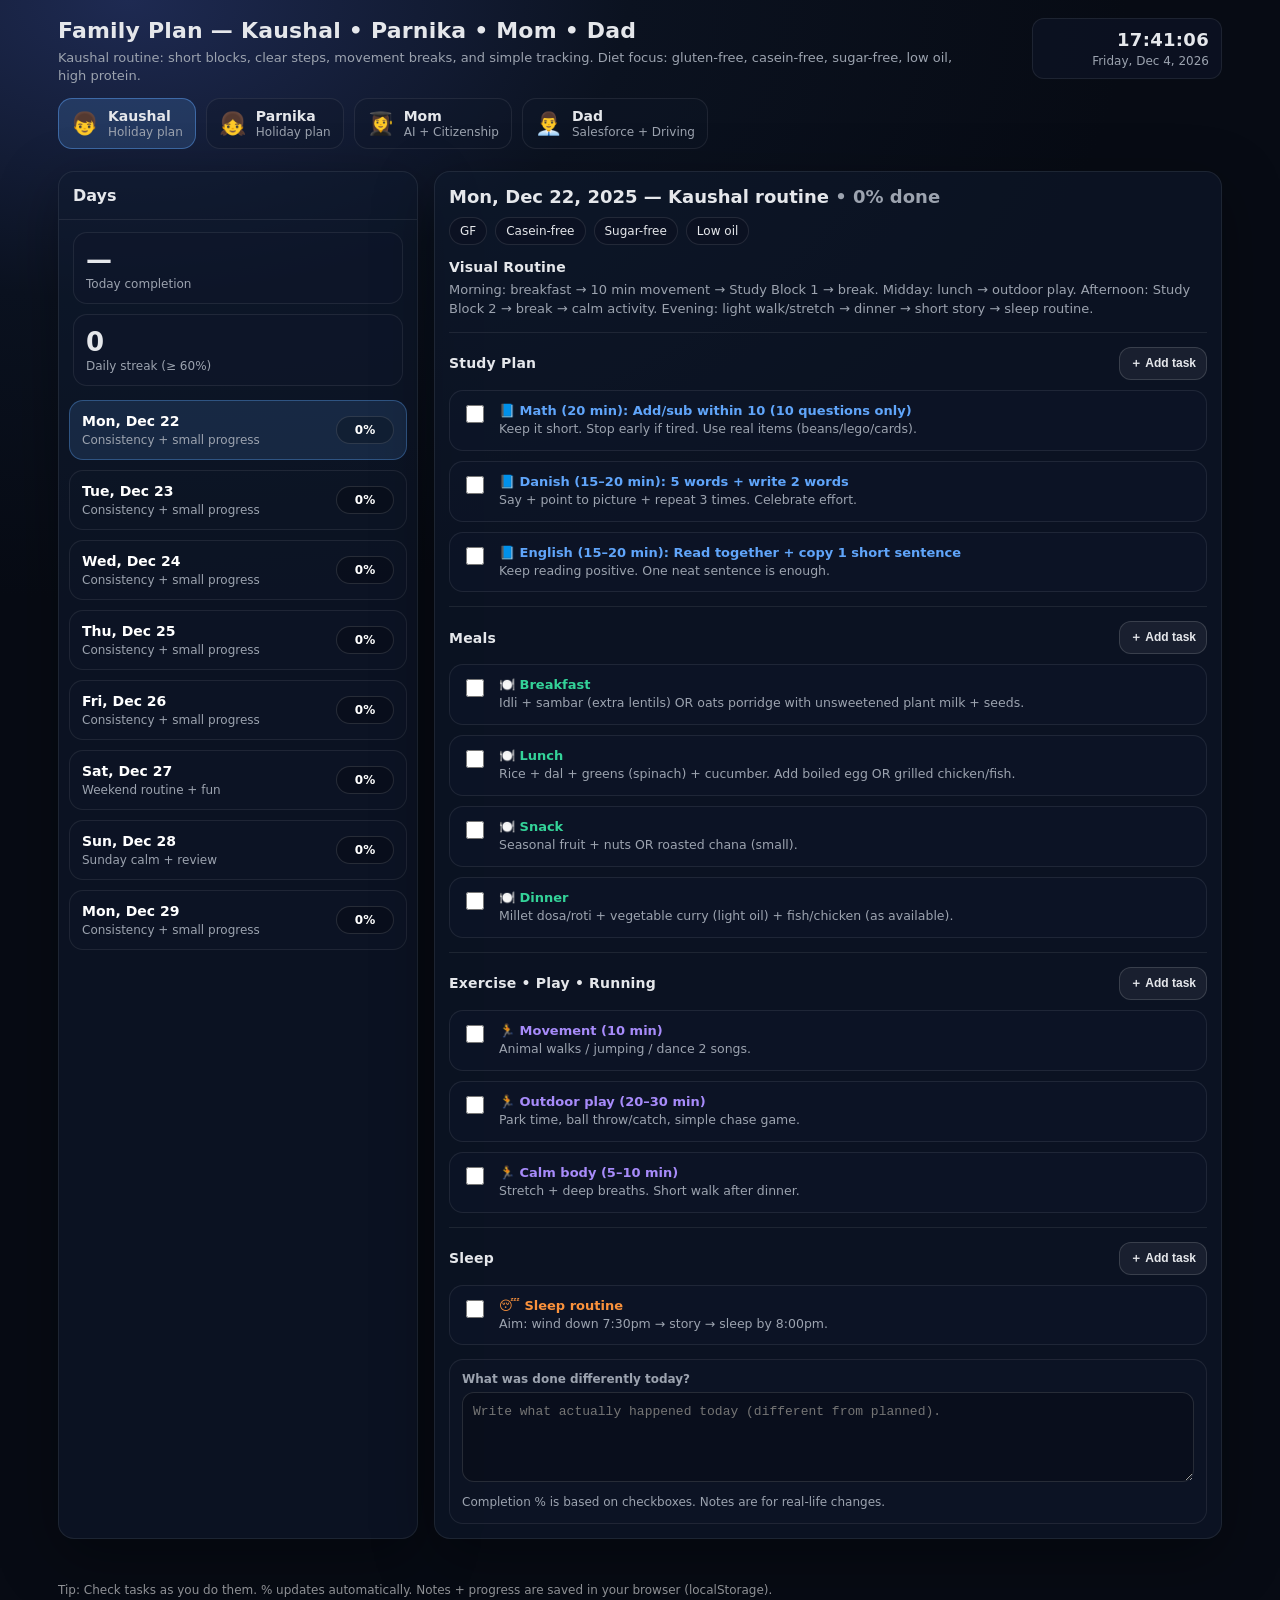
<file: index.html>
<!DOCTYPE html>
<html lang="en">
<head>
  <meta charset="UTF-8" />
  <meta name="viewport" content="width=device-width,initial-scale=1" />
  <title>Family Plan — Kaushal • Parnika • Mom • Dad</title>

  <style>
    :root{
      --bg:#0b1220;
      --panel:#101a2e;
      --card:#0f172a;
      --text:#e5e7eb;
      --muted:#9ca3af;
      --line:rgba(255,255,255,0.08);

      --blue:#60a5fa;
      --green:#34d399;
      --purple:#a78bfa;
      --orange:#fb923c;
      --red:#f87171;
      --white:#ffffff;
    }

    *{ box-sizing:border-box; }
    body{
      margin:0;
      font-family: ui-sans-serif, system-ui, -apple-system, Segoe UI, Roboto, Arial, "Noto Sans", "Apple Color Emoji","Segoe UI Emoji";
      background: radial-gradient(1000px 600px at 10% 0%, #1e2a52 0%, var(--bg) 50%, #070b14 100%);
      color: var(--text);
    }

    .topbar{
      padding:18px 18px 10px;
      max-width: 1200px;
      margin:0 auto;
    }

    .titleRow{
      display:flex;
      gap:12px;
      align-items:flex-start;
      justify-content:space-between;
      flex-wrap:wrap;
    }

    .titleBlock h1{
      margin:0;
      font-size: 22px;
      font-weight:800;
      letter-spacing: 0.2px;
    }
    .subtitle{
      margin-top:6px;
      color: var(--muted);
      font-size: 13px;
      line-height: 1.35;
      max-width: 900px;
    }

    .clock{
      display:flex;
      flex-direction:column;
      gap:4px;
      align-items:flex-end;
      padding:10px 12px;
      border: 1px solid var(--line);
      background: rgba(15, 23, 42, 0.55);
      border-radius: 12px;
      min-width: 190px;
    }
    .clockTime{
      font-size: 18px;
      font-weight: 800;
      letter-spacing: .3px;
    }
    .clockDate{
      font-size: 12px;
      color: var(--muted);
    }

    .tabs{
      margin-top: 14px;
      display:flex;
      gap:10px;
      flex-wrap:wrap;
    }
    .tabBtn{
      border: 1px solid var(--line);
      background: rgba(15,23,42,0.35);
      color: var(--text);
      padding: 10px 12px;
      border-radius: 14px;
      cursor:pointer;
      display:flex;
      align-items:center;
      gap:10px;
      transition: .15s ease;
      user-select:none;
    }
    .tabBtn:hover{ transform: translateY(-1px); border-color: rgba(255,255,255,.18); }
    .tabBtn.active{
      background: rgba(96,165,250,0.18);
      border-color: rgba(96,165,250,0.45);
    }
    .tabIcon{ font-size: 22px; line-height: 1; }
    .tabText{ display:flex; flex-direction:column; line-height:1.05; }
    .tabText strong{ font-size: 14px; }
    .tabText span{ font-size: 12px; color: var(--muted); margin-top:2px; }

    .layout{
      max-width: 1200px;
      margin: 12px auto 26px;
      padding: 0 18px 18px;
      display:grid;
      grid-template-columns: 360px 1fr;
      gap:16px;
    }

    @media (max-width: 980px){
      .layout{ grid-template-columns: 1fr; }
      .clock{ align-items:flex-start; }
    }

    .panel{
      border: 1px solid var(--line);
      background: rgba(16,26,46,0.55);
      border-radius: 16px;
      overflow:hidden;
      box-shadow: 0 18px 60px rgba(0,0,0,0.35);
    }

    .panelHeader{
      padding: 14px 14px;
      border-bottom: 1px solid var(--line);
      display:flex;
      align-items:center;
      justify-content:space-between;
      gap:10px;
    }
    .panelHeader h2{
      margin:0;
      font-size: 16px;
      font-weight: 800;
    }

    .stats{
      padding: 12px 14px 6px;
      display:grid;
      grid-template-columns: 1fr;
      gap:10px;
    }
    .statCard{
      border: 1px solid var(--line);
      background: rgba(15,23,42,0.55);
      border-radius: 14px;
      padding: 12px;
    }
    .statBig{
      font-size: 26px;
      font-weight: 900;
      margin:0;
    }
    .statLabel{
      margin-top:2px;
      color: var(--muted);
      font-size: 12px;
    }

    .daysList{
      padding: 8px 10px 14px;
      display:flex;
      flex-direction:column;
      gap:10px;
      max-height: 62vh;
      overflow:auto;
    }
    .dayItem{
      border: 1px solid var(--line);
      background: rgba(15,23,42,0.35);
      border-radius: 14px;
      padding: 12px;
      display:flex;
      justify-content:space-between;
      gap:12px;
      cursor:pointer;
      transition: .12s ease;
    }
    .dayItem:hover{ border-color: rgba(255,255,255,.16); transform: translateY(-1px); }
    .dayItem.active{
      background: rgba(96,165,250,0.14);
      border-color: rgba(96,165,250,0.35);
    }
    .dayLeft{ display:flex; flex-direction:column; gap:4px; }
    .dayDate{ font-weight: 800; font-size: 14px; color: var(--white); }
    .dayTheme{ font-size: 12px; color: var(--muted); }

    .badge{
      align-self:center;
      min-width: 58px;
      text-align:center;
      padding: 6px 10px;
      border-radius: 999px;
      border: 1px solid rgba(255,255,255,0.12);
      background: rgba(0,0,0,0.22);
      font-weight: 900;
      font-size: 12px;
      color: var(--white);
      white-space:nowrap;
    }

    .detail{ padding: 14px; }
    .detailTitle{
      display:flex;
      align-items:flex-start;
      justify-content:space-between;
      gap:12px;
      flex-wrap:wrap;
    }
    .detailTitle h3{
      margin:0;
      font-size: 18px;
      font-weight: 900;
    }

    .chips{
      display:flex;
      gap:8px;
      flex-wrap:wrap;
      margin-top:10px;
    }
    .chip{
      border: 1px solid rgba(255,255,255,0.10);
      background: rgba(11,16,32,0.55);
      padding: 6px 10px;
      border-radius: 999px;
      font-size: 12px;
      color: var(--text);
    }

    .section{
      margin-top:14px;
      padding-top: 14px;
      border-top: 1px solid var(--line);
    }
    .sectionHead{
      display:flex;
      align-items:center;
      justify-content:space-between;
      gap:10px;
      margin-bottom: 8px;
    }
    .sectionHead h4{
      margin:0;
      font-size: 14px;
      font-weight: 900;
      letter-spacing:.2px;
    }
    .addBtn{
      border: 1px solid rgba(255,255,255,0.14);
      background: rgba(255,255,255,0.06);
      color: var(--text);
      padding: 7px 10px;
      border-radius: 12px;
      cursor:pointer;
      font-weight: 700;
      font-size: 12px;
    }
    .addBtn:hover{ border-color: rgba(255,255,255,0.22); transform: translateY(-1px); }

    .routineText{
      color: var(--muted);
      font-size: 13px;
      line-height:1.4;
      margin: 6px 0 0;
    }

    .taskCard{
      border: 1px solid var(--line);
      background: rgba(15,23,42,0.45);
      border-radius: 14px;
      padding: 12px;
      display:flex;
      gap:12px;
      align-items:flex-start;
      margin-top:10px;
    }

    .taskCard input[type="checkbox"]{
      width: 18px;
      height: 18px;
      margin-top: 2px;
      accent-color: #60a5fa;
      cursor:pointer;
    }

    .taskMain{
      flex:1;
      display:flex;
      flex-direction:column;
      gap:3px;
    }
    .taskTitle{
      font-weight: 900;
      font-size: 13px;
      margin:0;
    }
    .taskNote{
      margin:0;
      color: var(--muted);
      font-size: 12.5px;
      line-height: 1.35;
    }

    /* Category colors */
    .pillStudy{ color: var(--blue); }
    .pillFood{ color: var(--green); }
    .pillMove{ color: var(--purple); }
    .pillSleep{ color: var(--orange); }

    .notesBox{
      margin-top: 14px;
      border: 1px solid var(--line);
      background: rgba(15,23,42,0.40);
      border-radius: 14px;
      padding: 12px;
    }
    .notesBox label{
      font-size: 12px;
      color: var(--muted);
      display:block;
      margin-bottom: 6px;
      font-weight: 700;
    }
    textarea{
      width: 100%;
      min-height: 90px;
      resize: vertical;
      border-radius: 12px;
      padding: 10px;
      border: 1px solid rgba(255,255,255,0.12);
      background: rgba(0,0,0,0.22);
      color: var(--text);
      outline:none;
      font-size: 13px;
      line-height: 1.4;
    }

    .smallHelp{
      margin-top: 8px;
      color: var(--muted);
      font-size: 12px;
      line-height: 1.4;
    }

    .footerHint{
      max-width: 1200px;
      margin: 0 auto 22px;
      padding: 0 18px;
      color: rgba(255,255,255,0.55);
      font-size: 12px;
    }
  </style>
</head>

<body>
  <div class="topbar">
    <div class="titleRow">
      <div class="titleBlock">
        <h1>Family Plan — Kaushal • Parnika • Mom • Dad</h1>
        <div class="subtitle" id="subtitle">
          Kaushal routine: short blocks, clear steps, movement breaks, and simple tracking. Diet focus: GF/CF/Sugar-free/Low oil + high protein.
        </div>
      </div>

      <div class="clock">
        <div class="clockTime" id="clockTime">--:--:--</div>
        <div class="clockDate" id="clockDate">---</div>
      </div>
    </div>

    <div class="tabs">
      <div class="tabBtn active" data-profile="kaushal">
        <div class="tabIcon">👦</div>
        <div class="tabText"><strong>Kaushal</strong><span>Holiday plan</span></div>
      </div>
      <div class="tabBtn" data-profile="parnika">
        <div class="tabIcon">👧</div>
        <div class="tabText"><strong>Parnika</strong><span>Holiday plan</span></div>
      </div>
      <div class="tabBtn" data-profile="mom">
        <div class="tabIcon">👩‍🎓</div>
        <div class="tabText"><strong>Mom</strong><span>AI + Citizenship</span></div>
      </div>
      <div class="tabBtn" data-profile="dad">
        <div class="tabIcon">👨‍💼</div>
        <div class="tabText"><strong>Dad</strong><span>Salesforce + Driving</span></div>
      </div>
    </div>
  </div>

  <div class="layout">
    <!-- LEFT: DAYS -->
    <div class="panel">
      <div class="panelHeader">
        <h2>Days</h2>
      </div>

      <div class="stats">
        <div class="statCard">
          <div class="statBig" id="todayCompletion">0%</div>
          <div class="statLabel">Today completion</div>
        </div>
        <div class="statCard">
          <div class="statBig" id="dailyStreak">0</div>
          <div class="statLabel">Daily streak (≥ 60%)</div>
        </div>
      </div>

      <div class="daysList" id="daysList"></div>
    </div>

    <!-- RIGHT: DETAILS -->
    <div class="panel">
      <div class="detail" id="detail"></div>
    </div>
  </div>

  <div class="footerHint">
    Tip: Check tasks as you do them. % updates automatically. Notes + progress are saved in your browser (localStorage).
  </div>

<script>
/** =========================
 *  DATE HELPERS
 *  ========================= */
function iso(d){ return d.toISOString().slice(0,10); }
function listDates(startISO, endISO){
  const out = [];
  const start = new Date(startISO + "T00:00:00");
  const end = new Date(endISO + "T00:00:00");
  for(let d = new Date(start); d <= end; d.setDate(d.getDate()+1)){
    out.push(iso(d));
  }
  return out;
}
const PLAN_DATES = listDates("2025-12-22","2026-01-04");

/** =========================
 *  TASK TEMPLATES (easy + consistent)
 *  ========================= */
function kaushalTasksForDate(dateISO){
  // small gentle variations by weekday
  const d = new Date(dateISO + "T00:00:00");
  const wd = d.getDay(); // 0 Sun ... 6 Sat

  const math = (wd===0) ? "Math (20 min): Review + 5 easy questions"
           : (wd===6) ? "Math (20 min): Number bonds to 10 (using objects)"
           : "Math (20 min): Add/sub within 10 (10 questions only)";

  const danish = (wd===0) ? "Danish (15–20 min): Flashcards (10 words)"
              : (wd===3) ? "Danish (15–20 min): Simple Q&A (Hvad hedder du? Hvor bor du?)"
              : "Danish (15–20 min): 5 words + write 2 words";

  const english = (wd===5) ? "English (15–20 min): Sight words (5 words) + write once"
               : "English (15–20 min): Read together + copy 1 short sentence";

  const theme = (wd===0) ? "Sunday calm + review"
              : (wd===6) ? "Weekend routine + fun"
              : "Consistency + small progress";

  return {
    theme,
    routine:
      "Morning: breakfast → 10 min movement → Study Block 1 → break. " +
      "Midday: lunch → outdoor play. " +
      "Afternoon: Study Block 2 → break → calm activity. " +
      "Evening: light walk/stretch → dinner → short story → sleep routine.",
    sections:{
      study:[
        { t: math, n:"Keep it short. Stop early if tired. Use real items (beans/lego/cards)." },
        { t: danish, n:"Say + point to picture + repeat 3 times. Celebrate effort." },
        { t: english, n:"Keep reading positive. One neat sentence is enough." },
      ],
      meals:[
        { t:"Breakfast", n:"Idli + sambar (extra lentils) OR oats porridge with unsweetened plant milk + seeds." },
        { t:"Lunch", n:"Rice + dal + greens (spinach) + cucumber. Add boiled egg OR grilled chicken/fish." },
        { t:"Snack", n:"Seasonal fruit + nuts OR roasted chana (small)." },
        { t:"Dinner", n:"Millet dosa/roti + vegetable curry (light oil) + fish/chicken (as available)." },
      ],
      move:[
        { t:"Movement (10 min)", n:"Animal walks / jumping / dance 2 songs." },
        { t:"Outdoor play (20–30 min)", n:"Park time, ball throw/catch, simple chase game." },
        { t:"Calm body (5–10 min)", n:"Stretch + deep breaths. Short walk after dinner." },
      ],
      sleep:[
        { t:"Sleep routine", n:"Aim: wind down 7:30pm → story → sleep by 8:00pm." },
      ]
    }
  };
}

function parnikaTasksForDate(dateISO){
  const d = new Date(dateISO + "T00:00:00");
  const wd = d.getDay();
  const theme = "Play + healthy routine";
  const play = (wd===0) ? "Play learning (10–15 min): Puzzles + matching"
             : (wd===2) ? "Play learning (10–15 min): Counting toys 1–10"
             : "Play learning (10–15 min): Colors + shapes";

  return {
    theme,
    routine:
      "Morning: breakfast → outdoor play. Midday: lunch → nap/quiet time. " +
      "Afternoon: crafts + movement. 4:30pm–7:30pm: online school. " +
      "Evening: dinner → story → sleep by 8:00pm.",
    sections:{
      study:[
        { t: play, n:"Keep it fun and short. Stop while still happy." },
        { t:"Story time (10 min)", n:"Read 1 small book. Ask 2 easy questions." },
        { t:"Online school (4:30–7:30 pm)", n:"Support with water/snack breaks if allowed. Calm after class." },
      ],
      meals:[
        { t:"Breakfast", n:"Egg/banana pancake (no sugar) OR oats + fruit." },
        { t:"Lunch", n:"Rice + dal + veg OR small chicken/fish + veg." },
        { t:"Snack", n:"Fruit + small nuts (if safe) OR roasted chana (small)." },
        { t:"Dinner", n:"Light dinner: veg + protein (egg/chicken/fish)." },
      ],
      move:[
        { t:"Outdoor play (30 min)", n:"Park, swing, running games with Kaushal." },
        { t:"Music & movement (10 min)", n:"Dance to 2 songs." },
        { t:"Calm-down (5 min)", n:"Stretch + deep breaths before sleep." },
      ],
      sleep:[
        { t:"Sleep by 8:00pm", n:"Dim lights after 7:30pm. Same bedtime daily." }
      ]
    }
  };
}

function momTasksForDate(dateISO){
  const d = new Date(dateISO + "T00:00:00");
  const wd = d.getDay();
  const theme = (wd===0) ? "Review + lighter study" : "AI + Citizenship + Health";

  // Vitamin “alternatives” reminder (safe, general)
  const supplementsNote =
    "✅ Iron + ✅ Vitamin D daily (set reminder). If iron upsets stomach, take with food. " +
    "Common food sources of iron: spinach, lentils/beans, chickpeas, pumpkin seeds, eggs, fish, chicken. " +
    "Use Vitamin C (orange/kiwi/lemon) with iron meals. Avoid tea/coffee right after iron meals.";

  return {
    theme,
    routine:
      "Blocks: (1) AI study (2) AI assignment (3) Citizenship reading + flashcards (4) Walk/stretch. " +
      "Keep short blocks + breaks.",
    sections:{
      study:[
        { t:"AI Study (60–90 min)", n:"Lecture/reading. Note key points + 3 questions." },
        { t:"AI Assignment (45–60 min)", n:"Work on 1 small deliverable. Stop when done." },
        { t:"Citizenship (45–60 min): Chapter reading", n:"Read 8–12 pages + 5 bullet summary + 10 flashcards." },
        { t:"Practice quiz (10–15 min)", n:"Answer 10 questions from flashcards/notes." },
      ],
      meals:[
        { t:"Iron + Protein Breakfast", n:"Eggs/tofu + spinach OR oats + pumpkin seeds + berries + Vitamin-C fruit." },
        { t:"Iron-rich Lunch", n:"Lentils/beans + leafy greens + chicken/fish. Add lemon (Vitamin C)." },
        { t:"Snack", n:"Nuts + fruit OR hummus + veggies (avoid tea/coffee right after iron meals)." },
        { t:"High-protein Dinner", n:"Fish/chicken + vegetables + quinoa/rice. Add beetroot/greens sometimes." },
        { t:"Daily vitamins", n: supplementsNote },
      ],
      move:[
        { t:"Walk (20–30 min)", n:"Easy walk after lunch or dinner." },
        { t:"Stretch (5–10 min)", n:"Neck/shoulders/back stretches." },
      ],
      sleep:[
        { t:"Sleep routine", n:"Aim consistent bedtime. Reduce screen 30 min before sleep." }
      ]
    }
  };
}

function dadTasksForDate(dateISO){
  const d = new Date(dateISO + "T00:00:00");
  const isBeforeExam = (dateISO <= "2026-01-04"); // exam Jan 4
  const theme = isBeforeExam ? "Salesforce focus + Driving theory" : "Driving focus";

  return {
    theme,
    routine:
      "Until Jan 4: Salesforce daily + small driving theory block. " +
      "Goal: Danish driving license completed by February (steady practice).",
    sections:{
      study:[
        { t:"Salesforce (60–120 min)", n:"Revision + 30 practice questions. Review wrong answers." },
        { t:"Salesforce mock (20–30 min)", n:"Timed mini test. Track score." },
        { t:"Driving theory (30–45 min)", n:"Read 1 topic + 20 practice questions." },
        { t:"Driving practical prep (10 min)", n:"Review mistakes list OR watch 1 short lesson video." },
      ],
      meals:[
        { t:"Hydration", n:"Water. Keep caffeine moderate. Avoid heavy meals before long study blocks." },
        { t:"Balanced meals", n:"Protein + veg + carbs (stable energy)." },
      ],
      move:[
        { t:"Walk (15–20 min)", n:"Short walk to reset mind." },
        { t:"Stretch (5 min)", n:"Back/neck stretches." },
      ],
      sleep:[
        { t:"Sleep", n:"Try for 7 hours when possible." }
      ]
    }
  };
}

/** =========================
 *  BUILD DAYS FOR EACH PROFILE
 *  ========================= */
function buildDays(profile){
  return PLAN_DATES.map(dateISO=>{
    const d = new Date(dateISO + "T00:00:00");
    const pretty = d.toLocaleDateString(undefined, { weekday:"short", month:"short", day:"numeric", year:"numeric" });

    let pack;
    if(profile==="kaushal") pack = kaushalTasksForDate(dateISO);
    if(profile==="parnika") pack = parnikaTasksForDate(dateISO);
    if(profile==="mom")     pack = momTasksForDate(dateISO);
    if(profile==="dad")     pack = dadTasksForDate(dateISO);

    return {
      id: dateISO,
      title: `${pretty} — ${profile.charAt(0).toUpperCase()+profile.slice(1)} routine`,
      theme: pack.theme,
      routine: pack.routine,
      sections: pack.sections
    };
  });
}

/** =========================
 *  DATA (Plans)
 *  ========================= */
const plans = {
  kaushal: {
    header: "Kaushal — Holiday Plan (Dec 22, 2025 → Jan 4, 2026)",
    subtitle: "Kaushal routine: short blocks, clear steps, movement breaks, and simple tracking. Diet focus: gluten-free, casein-free, sugar-free, low oil, high protein.",
    chips: ["GF", "Casein-free", "Sugar-free", "Low oil"],
    days: buildDays("kaushal")
  },
  parnika: {
    header: "Parnika — Holiday Plan (Dec 22, 2025 → Jan 4, 2026) + Online School (4:30pm–7:30pm)",
    subtitle: "3.9 years: play-based learning, simple routines, healthy food, early sleep.",
    chips: ["Play-based", "Healthy", "Early sleep"],
    days: buildDays("parnika")
  },
  mom: {
    header: "Mom — Masters AI + Danish Citizenship Exam (Goal: May 2026) + Health",
    subtitle: "Daily focus: AI classes/assignments + citizenship chapters. Health: iron-rich + high protein + daily Iron & Vitamin D.",
    chips: ["AI study", "Citizenship", "Iron", "Vitamin D"],
    days: buildDays("mom")
  },
  dad: {
    header: "Dad — Salesforce Exam (Jan 4) + Danish Driving License (Goal: Feb)",
    subtitle: "Daily focus: Salesforce revision until Jan 4, plus driving theory. Goal: driving license completed by February.",
    chips: ["Salesforce", "Driving Theory", "Driving Practice"],
    days: buildDays("dad")
  }
};

/** =========================
 *  STATE + STORAGE
 *  ========================= */
let currentProfile = "kaushal";
let currentDayId = plans[currentProfile].days[0].id;

function storageKey(profile){ return `familyPlan_v3_${profile}`; }

function loadProfileState(profile){
  const raw = localStorage.getItem(storageKey(profile));
  if(!raw) return {};
  try { return JSON.parse(raw); } catch(e){ return {}; }
}

function saveProfileState(profile, state){
  localStorage.setItem(storageKey(profile), JSON.stringify(state));
}

function getDayState(profile, dayId){
  const state = loadProfileState(profile);
  return state[dayId] || { checks:{}, notes:"" };
}

function setDayState(profile, dayId, dayState){
  const state = loadProfileState(profile);
  state[dayId] = dayState;
  saveProfileState(profile, state);
}

/** =========================
 *  COMPLETION
 *  ========================= */
function flattenTasks(day){
  const out = [];
  const sections = day.sections || {};
  Object.keys(sections).forEach(sec=>{
    sections[sec].forEach((task, idx)=>{
      out.push({ sec, idx, t: task.t, n: task.n, key: `${sec}_${idx}` });
    });
  });
  return out;
}

function computeCompletionForDay(profile, day){
  const ds = getDayState(profile, day.id);
  const allTasks = flattenTasks(day);
  const total = allTasks.length;
  if(total === 0) return 0;
  const done = allTasks.filter(task => ds.checks[task.key] === true).length;
  return Math.round((done/total) * 100);
}

function computeTodayCompletion(profile){
  const todayId = new Date().toISOString().slice(0,10);
  const day = plans[profile].days.find(d=>d.id === todayId);
  if(!day) return null;
  return computeCompletionForDay(profile, day);
}

function computeStreak(profile){
  // streak: consecutive plan days (ending today) with >= 60%
  const todayId = new Date().toISOString().slice(0,10);
  const planDays = plans[profile].days.map(d=>d.id);
  const todayIndex = planDays.indexOf(todayId);
  if(todayIndex === -1) return 0;

  let streak = 0;
  for(let i=todayIndex; i>=0; i--){
    const day = plans[profile].days[i];
    const pct = computeCompletionForDay(profile, day);
    if(pct >= 60) streak++;
    else break;
  }
  return streak;
}

/** =========================
 *  RENDER LEFT (Days)
 *  ========================= */
function renderDays(){
  const list = document.getElementById("daysList");
  list.innerHTML = "";

  const profilePlan = plans[currentProfile];
  profilePlan.days.forEach(day=>{
    const pct = computeCompletionForDay(currentProfile, day);

    const item = document.createElement("div");
    item.className = "dayItem" + (day.id === currentDayId ? " active" : "");
    item.onclick = () => { currentDayId = day.id; renderAll(); };

    const left = document.createElement("div");
    left.className = "dayLeft";

    const date = document.createElement("div");
    date.className = "dayDate";
    // keep it short on left:
    const d = new Date(day.id + "T00:00:00");
    date.textContent = d.toLocaleDateString(undefined, { weekday:"short", month:"short", day:"numeric" });

    const theme = document.createElement("div");
    theme.className = "dayTheme";
    theme.textContent = day.theme || "";

    left.appendChild(date);
    left.appendChild(theme);

    const badge = document.createElement("div");
    badge.className = "badge";
    badge.textContent = `${pct}%`;

    item.appendChild(left);
    item.appendChild(badge);
    list.appendChild(item);
  });

  const todayPct = computeTodayCompletion(currentProfile);
  document.getElementById("todayCompletion").textContent = (todayPct === null ? "—" : `${todayPct}%`);
  document.getElementById("dailyStreak").textContent = computeStreak(currentProfile).toString();
}

/** =========================
 *  RENDER RIGHT (Details)
 *  ========================= */
function renderDetail(){
  const detail = document.getElementById("detail");
  const p = plans[currentProfile];
  const day = p.days.find(d=>d.id === currentDayId) || p.days[0];
  const ds = getDayState(currentProfile, day.id);

  const chipsHTML = (p.chips || []).map(c=>`<span class="chip">${escapeHtml(c)}</span>`).join("");

  function taskCard(sec, idx, task){
    const key = `${sec}_${idx}`;
    const checked = ds.checks[key] === true;

    let pillClass = "";
    let labelPrefix = "";
    if(sec === "study"){ pillClass = "pillStudy"; labelPrefix = "📘 "; }
    if(sec === "meals"){ pillClass = "pillFood";  labelPrefix = "🍽️ "; }
    if(sec === "move"){  pillClass = "pillMove";  labelPrefix = "🏃 "; }
    if(sec === "sleep"){ pillClass = "pillSleep"; labelPrefix = "😴 "; }

    return `
      <div class="taskCard">
        <input type="checkbox" data-taskkey="${key}" ${checked ? "checked" : ""} />
        <div class="taskMain">
          <p class="taskTitle ${pillClass}">${labelPrefix}${escapeHtml(task.t)}</p>
          <p class="taskNote">${escapeHtml(task.n || "")}</p>
        </div>
      </div>
    `;
  }

  function sectionBlock(sec, title){
    const tasks = (day.sections && day.sections[sec]) ? day.sections[sec] : [];
    const cards = tasks.map((t, idx)=>taskCard(sec, idx, t)).join("");

    return `
      <div class="section" data-section="${sec}">
        <div class="sectionHead">
          <h4>${escapeHtml(title)}</h4>
          <button class="addBtn" data-add="${sec}">＋ Add task</button>
        </div>
        ${cards || `<div class="routineText">No tasks yet. Click “Add task”.</div>`}
      </div>
    `;
  }

  const pct = computeCompletionForDay(currentProfile, day);

  detail.innerHTML = `
    <div class="detailTitle">
      <div>
        <h3>${escapeHtml(day.title)} <span style="color:var(--muted); font-weight:800;">• ${pct}% done</span></h3>
        <div class="chips">${chipsHTML}</div>
      </div>
    </div>

    <div class="section" style="border-top:none; padding-top:0;">
      <div class="sectionHead" style="margin-bottom:6px;">
        <h4>Visual Routine</h4>
      </div>
      <p class="routineText">${escapeHtml(day.routine || "")}</p>
    </div>

    ${sectionBlock("study", "Study Plan")}
    ${sectionBlock("meals", "Meals")}
    ${sectionBlock("move", "Exercise • Play • Running")}
    ${sectionBlock("sleep", "Sleep")}

    <div class="notesBox">
      <label>What was done differently today?</label>
      <textarea id="notes" placeholder="Write what actually happened today (different from planned).">${escapeHtml(ds.notes || "")}</textarea>
      <div class="smallHelp">
        Completion % is based on checkboxes. Notes are for real-life changes.
      </div>
    </div>
  `;

  // checkbox events
  detail.querySelectorAll('input[type="checkbox"][data-taskkey]').forEach(cb=>{
    cb.addEventListener("change", (e)=>{
      const key = e.target.getAttribute("data-taskkey");
      const dayState = getDayState(currentProfile, day.id);
      dayState.checks[key] = e.target.checked;
      setDayState(currentProfile, day.id, dayState);
      renderAll();
    });
  });

  // notes save
  const notesEl = document.getElementById("notes");
  notesEl.addEventListener("input", ()=>{
    const dayState = getDayState(currentProfile, day.id);
    dayState.notes = notesEl.value;
    setDayState(currentProfile, day.id, dayState);
  });

  // add-task buttons
  detail.querySelectorAll('[data-add]').forEach(btn=>{
    btn.addEventListener("click", ()=>{
      const sec = btn.getAttribute("data-add");
      const t = prompt("Task title (example: Math 20 min: Add within 10)");
      if(!t) return;
      const n = prompt("Task details (example: 10 questions only. Stop at 10.)") || "";

      const dayObj = plans[currentProfile].days.find(d=>d.id === day.id);
      if(!dayObj.sections) dayObj.sections = {};
      if(!dayObj.sections[sec]) dayObj.sections[sec] = [];
      dayObj.sections[sec].push({ t, n });

      renderAll();
    });
  });
}

/** =========================
 *  MAIN RENDER
 *  ========================= */
function renderAll(){
  const p = plans[currentProfile];

  document.querySelectorAll(".tabBtn").forEach(x=>{
    x.classList.toggle("active", x.getAttribute("data-profile") === currentProfile);
  });

  document.querySelector("#subtitle").textContent = p.subtitle;

  if(!p.days.find(d=>d.id === currentDayId)){
    currentDayId = p.days[0].id;
  }
  renderDays();
  renderDetail();
}

/** =========================
 *  Tabs
 *  ========================= */
document.querySelectorAll(".tabBtn").forEach(btn=>{
  btn.addEventListener("click", ()=>{
    const profile = btn.getAttribute("data-profile");

    // For Mom/Dad, open their dedicated pages (GitHub Pages supports simple relative links)
    if(profile === "mom"){ window.location.href = "mom.html"; return; }
    if(profile === "dad"){ window.location.href = "dad.html"; return; }

    // Kaushal/Parnika stay inside this dashboard
    currentProfile = profile;
    currentDayId = plans[currentProfile].days[0].id;
    renderAll();
  });
});

/** =========================
 *  Live Clock
 *  ========================= */
function tickClock(){
  const now = new Date();
  const time = now.toLocaleTimeString(undefined, { hour12:false });
  const date = now.toLocaleDateString(undefined, { weekday:"long", year:"numeric", month:"short", day:"numeric" });
  document.getElementById("clockTime").textContent = time;
  document.getElementById("clockDate").textContent = date;
}
setInterval(tickClock, 1000);
tickClock();

/** =========================
 *  Safety: escape HTML
 *  ========================= */
function escapeHtml(str){
  if(str === null || str === undefined) return "";
  return String(str)
    .replaceAll("&","&amp;")
    .replaceAll("<","&lt;")
    .replaceAll(">","&gt;")
    .replaceAll('"',"&quot;")
    .replaceAll("'","&#039;");
}

/** =========================
 *  Start
 *  ========================= */
renderAll();
</script>

</body>
</html>
</file>
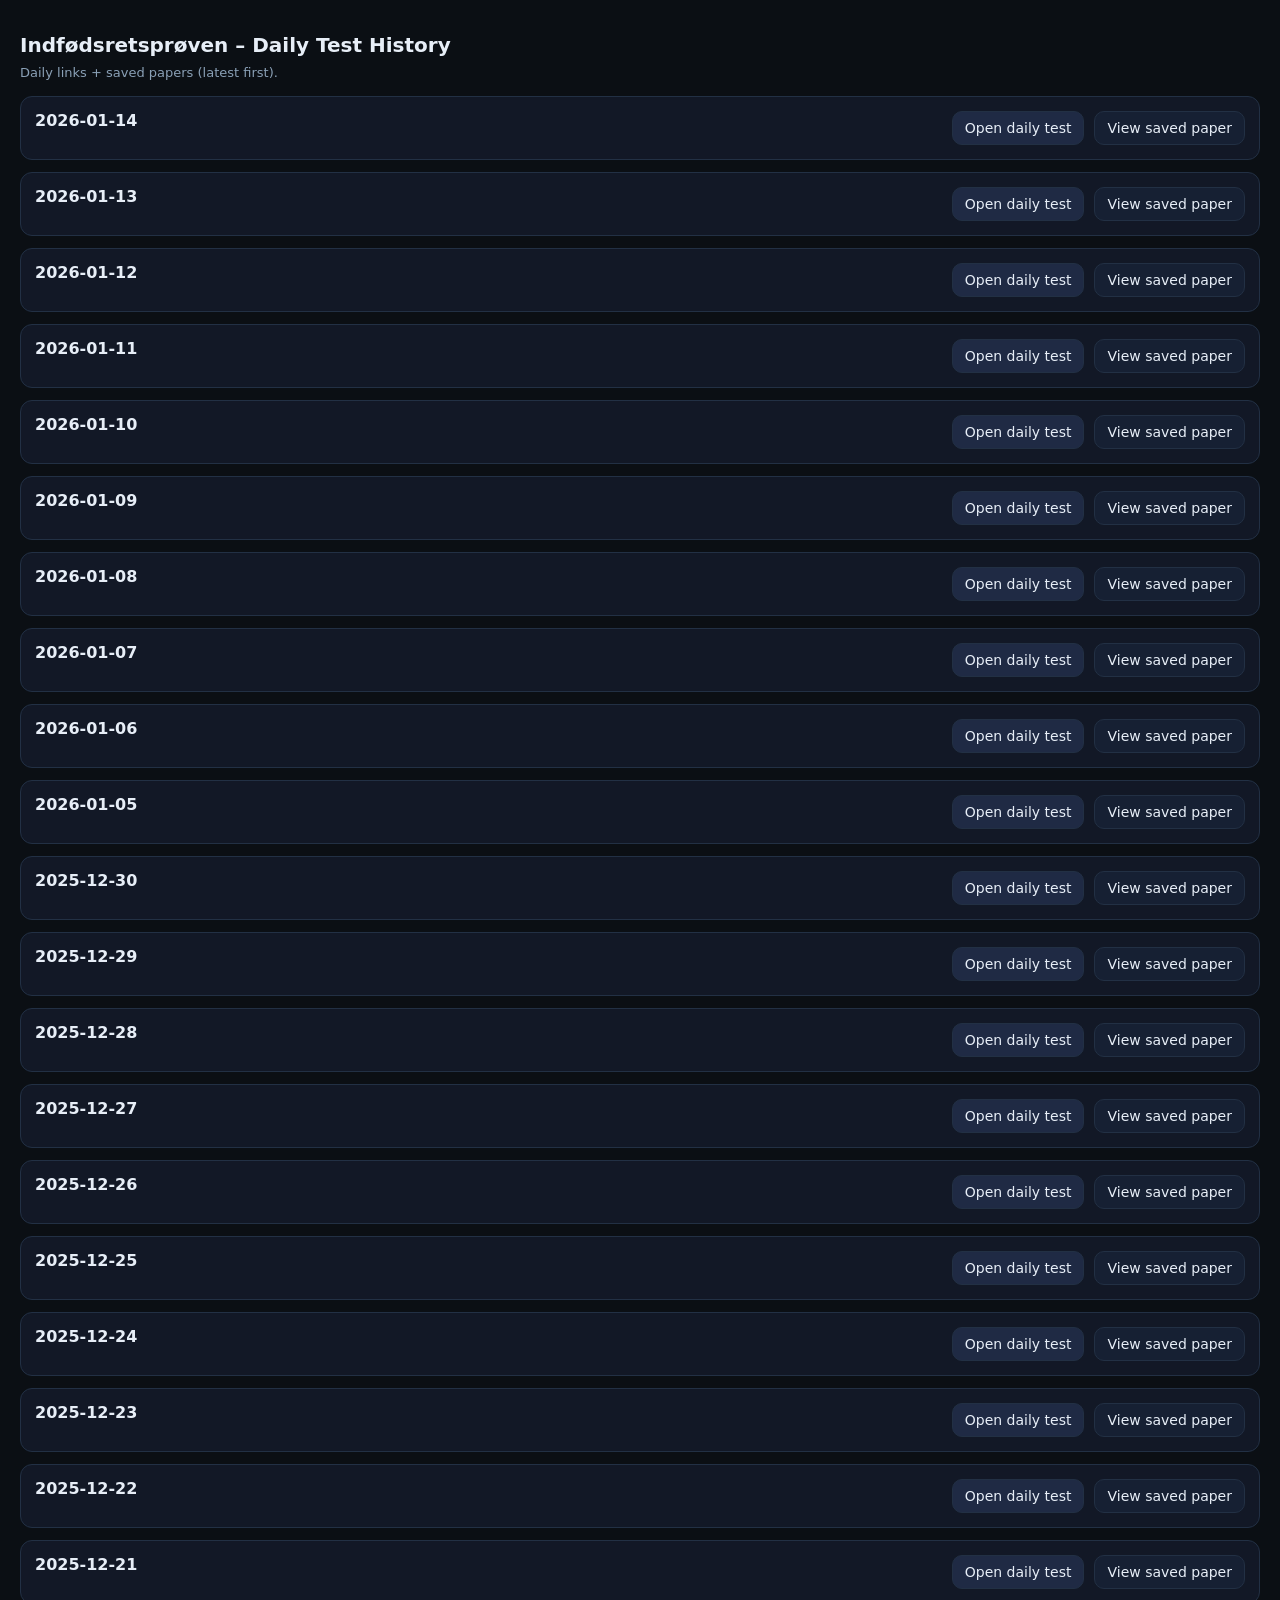
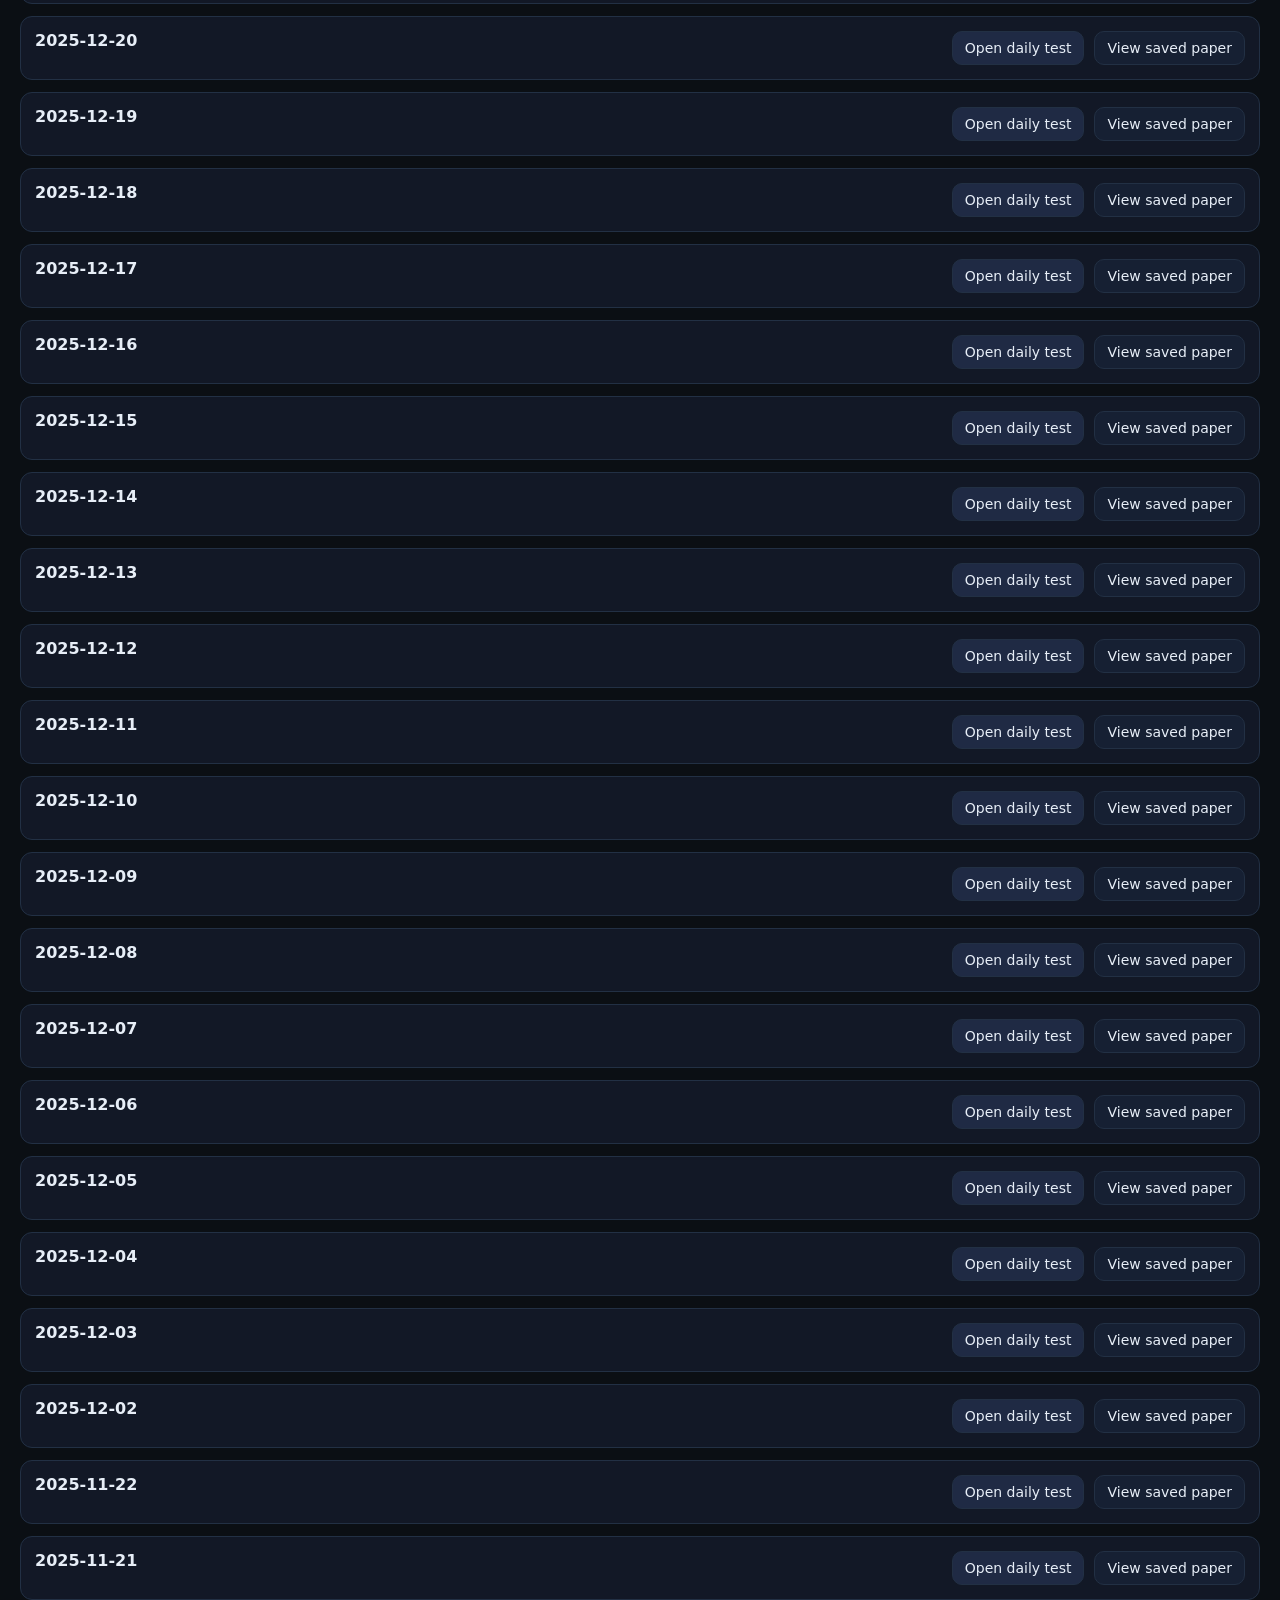
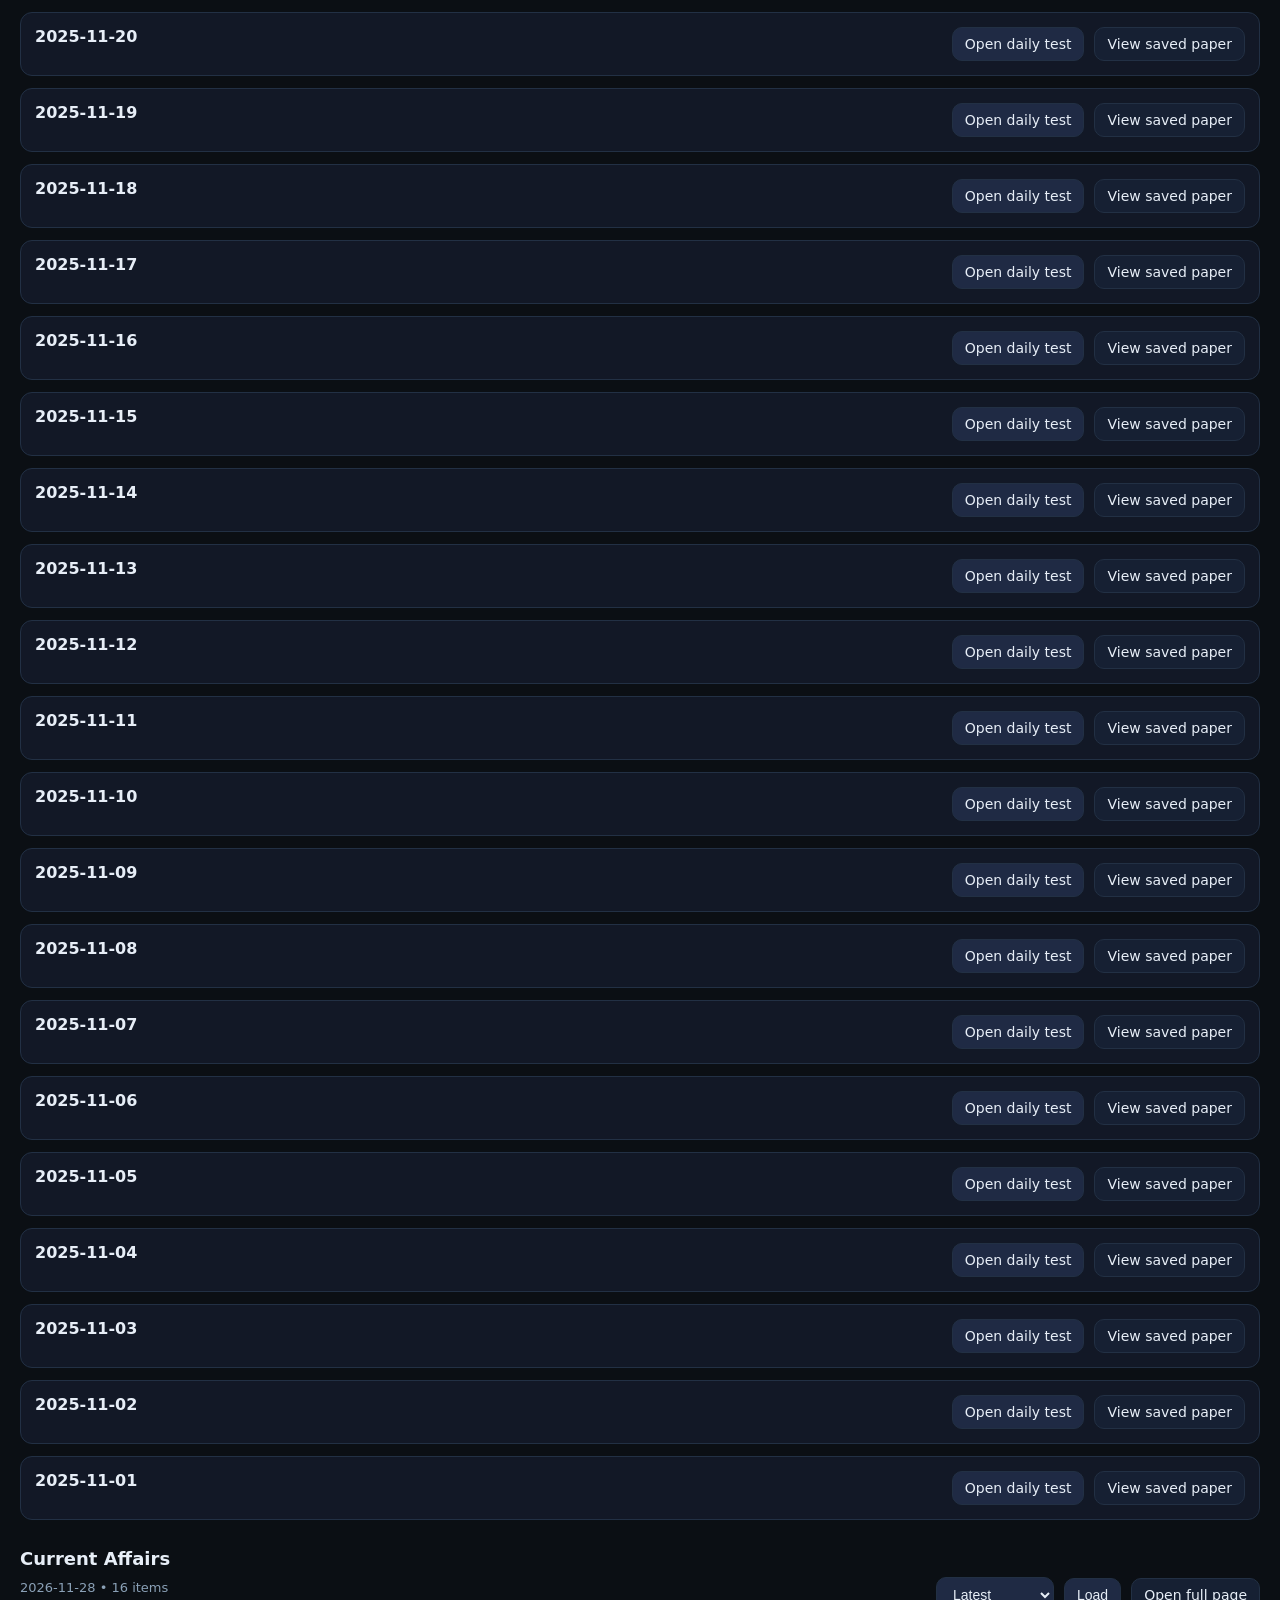
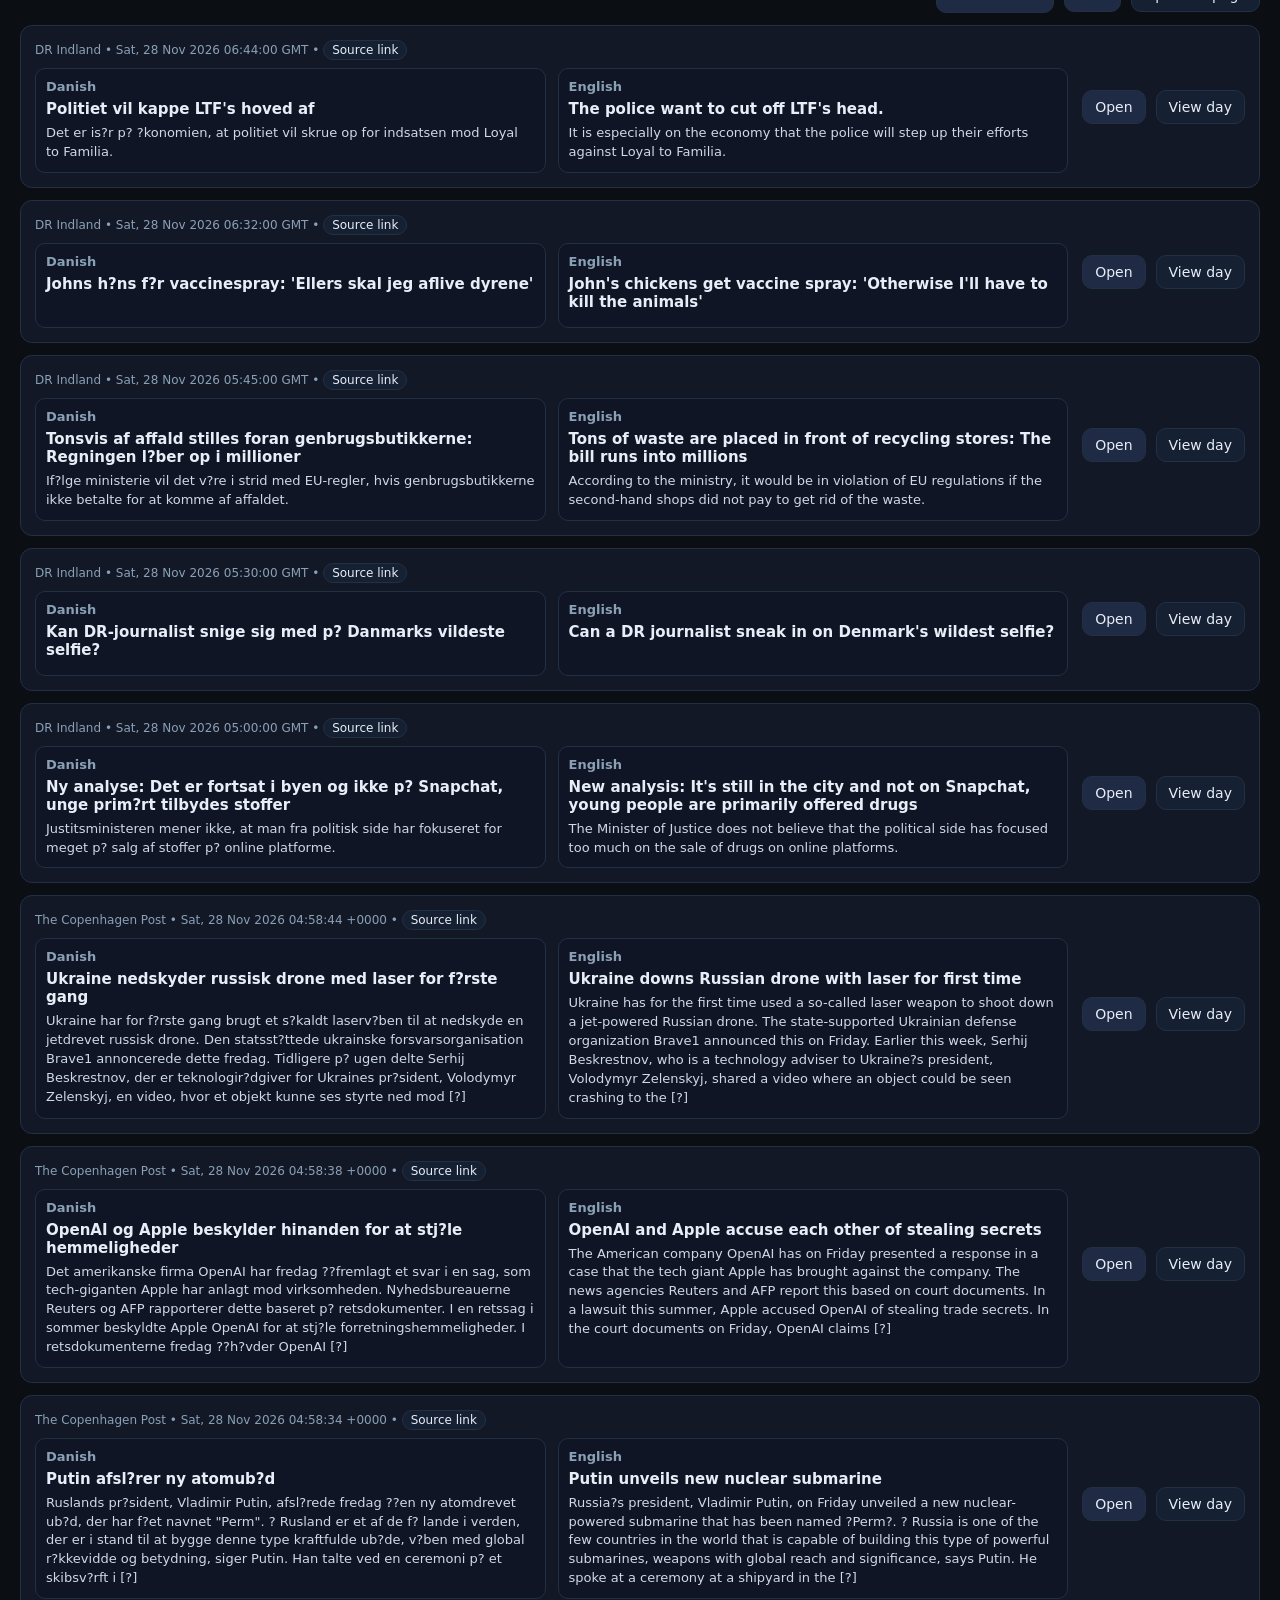
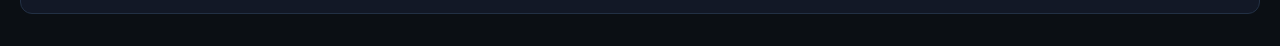
<file: docs/index.html>
<!doctype html>
<html lang="en">
<head>
  <meta charset="utf-8">
  <title>Indfødsretsprøven – Daily Test Links</title>
  <meta name="viewport" content="width=device-width,initial-scale=1">
  <style>
    body{font-family:system-ui,Segoe UI,Roboto,Arial,sans-serif;background:#0b0f14;color:#e7eef7;margin:0;padding:20px;}
    h1{font-size:20px;margin-bottom:8px}
    h2{font-size:18px;margin:28px 0 8px}
    .muted{color:#8aa0b6;font-size:13px;margin-bottom:16px}
    .card{background:#121826;border:1px solid #223044;border-radius:12px;padding:14px;margin-bottom:12px;display:flex;justify-content:space-between;gap:14px;flex-wrap:wrap;}
    .date{font-weight:600;font-size:16px;}
    .actions{display:flex;gap:10px;flex-wrap:wrap;align-items:center;}
    a.btn, button.btn, select.btn{
      background:#1f2a44;color:#e7eef7;text-decoration:none;padding:8px 12px;border-radius:10px;
      border:1px solid #223044;font-size:14px;cursor:pointer;display:inline-block;
    }
    a.btn.secondary, button.btn.secondary{background:#162033}
    a.btn:hover, button.btn:hover{filter:brightness(1.1)}

    /* Current Affairs */
    .toolbar{display:flex;justify-content:space-between;gap:12px;flex-wrap:wrap;align-items:center;margin-bottom:12px;}
    .newsMeta{color:#8aa0b6;font-size:12px;margin-bottom:8px;}
    .langGrid{display:grid;grid-template-columns:1fr;gap:12px;}
    @media(min-width:900px){.langGrid{grid-template-columns:1fr 1fr}}
    .langBox{border:1px solid #223044;border-radius:10px;padding:10px;background:#0f1524;}
    .langBox h3{margin:0 0 6px 0;font-size:13px;color:#8aa0b6;font-weight:600;}
    .newsTitle{font-weight:650;font-size:15px;margin-bottom:6px;}
    .newsSummary{font-size:13px;line-height:1.45;color:#cfd9e6;}
  </style>
</head>
<body>

<h1>Indfødsretsprøven – Daily Test History</h1>
<div class="muted">Daily links + saved papers (latest first).</div>

<div id="list"></div>

<h2>Current Affairs</h2>

<div class="toolbar">
  <div class="muted" id="caStatus">Loading…</div>
  <div class="actions">
    <select class="btn" id="caSelect">
      <option value="latest">Latest</option>
    </select>
    <button class="btn" id="caLoadBtn">Load</button>
    <a class="btn secondary" href="current_affairs/" target="_blank" rel="noopener">Open full page</a>
  </div>
</div>

<div id="caList"></div>

<script>
/* ---------- Daily Test History (unchanged) ---------- */
fetch("./data.json?cache=" + Date.now())
  .then(r => r.json())
  .then(data => {
    const list = document.getElementById("list");
    if (!data.length) { list.innerHTML = "<div class='muted'>No data yet</div>"; return; }

    data.forEach(d => {
      const div = document.createElement("div");
      div.className = "card";
      const paperUrl = `2025_nov_06.html?date=${d.date}`;
      div.innerHTML = `
        <div class="date">${d.date}</div>
        <div class="actions">
          <a class="btn" href="${d.url}" target="_blank" rel="noopener">Open daily test</a>
          <a class="btn secondary" href="${paperUrl}">View saved paper</a>
        </div>`;
      list.appendChild(div);
    });
  });

/* ---------- Current Affairs Dropdown (UTF-8 safe; ø/æ/å OK) ---------- */
(function(){
  const status = document.getElementById("caStatus");
  const list = document.getElementById("caList");
  const select = document.getElementById("caSelect");
  const loadBtn = document.getElementById("caLoadBtn");

  // Safe HTML entity decode (keeps ø/æ/å correct) and prevents XSS by using textarea parsing
  function safeText(s){
    const t = document.createElement("textarea");
    t.innerHTML = s || "";
    return t.value;
  }

  // Escape ONLY URL attribute contexts (href). Do not escape normal text (breaks ø etc if misused).
  function escAttr(s){
    return (s||"").replace(/["'<>\\]/g, c => ({
      '"': "&quot;", "'": "&#039;", "<": "&lt;", ">": "&gt;", "\\": "&#92;"
    }[c]));
  }

  function renderItems(payload){
    const items = payload.items || [];
    status.textContent = `${payload.date || "latest"} • ${items.length} items`;

    if (!items.length) {
      list.innerHTML = "<div class='muted'>No items.</div>";
      return;
    }

    list.innerHTML = items.slice(0, 8).map(it => {
      const src = safeText(it.source || "");
      const pub = safeText(it.pubDate || "");
      const link = it.link || "";

      return `
        <div class="card">
          <div style="flex:1;min-width:280px;">
            <div class="newsMeta">
              ${src}${pub ? " • " + pub : ""}
              ${link ? ` • <a class="btn secondary" style="padding:2px 8px;font-size:12px" href="${escAttr(link)}" target="_blank" rel="noopener">Source link</a>` : ""}
            </div>

            <div class="langGrid">
              <div class="langBox">
                <h3>Danish</h3>
                <div class="newsTitle">${safeText(it.title_da || "")}</div>
                <div class="newsSummary">${safeText(it.summary_da || "")}</div>
              </div>

              <div class="langBox">
                <h3>English</h3>
                <div class="newsTitle">${safeText(it.title_en || "")}</div>
                <div class="newsSummary">${safeText(it.summary_en || "")}</div>
              </div>
            </div>
          </div>

          <div class="actions">
            ${link ? `<a class="btn" href="${escAttr(link)}" target="_blank" rel="noopener">Open</a>` : ""}
            ${payload.date ? `<a class="btn secondary" href="current_affairs/?date=${escAttr(payload.date)}" target="_blank" rel="noopener">View day</a>` : `<a class="btn secondary" href="current_affairs/" target="_blank" rel="noopener">View</a>`}
          </div>
        </div>
      `;
    }).join("");
  }

  async function fetchJson(path){
    const r = await fetch(path + "?cache=" + Date.now(), { cache:"no-store" });
    if (!r.ok) throw new Error("HTTP " + r.status);
    return await r.json();
  }

  async function loadSelection(){
    const v = select.value;
    list.innerHTML = "<div class='muted'>Loading…</div>";

    if (v === "latest") {
      const p = await fetchJson("current_affairs/latest.json");
      renderItems(p);
      return;
    }
    const p = await fetchJson("current_affairs/" + v + ".json");
    renderItems(p);
  }

  async function init(){
    try {
      status.textContent = "Loading available dates…";
      // This file is generated by Apps Script updateDatesIndex_()
      const idx = await fetchJson("current_affairs/dates.json");
      const dates = (idx.dates || []);

      dates.forEach(d => {
        const opt = document.createElement("option");
        opt.value = d;
        opt.textContent = d;
        select.appendChild(opt);
      });

      await loadSelection();
    } catch(e) {
      // Fallback: latest only (still works even if dates.json missing)
      status.textContent = "Dates index not found. Showing latest only.";
      try {
        const p = await fetchJson("current_affairs/latest.json");
        renderItems(p);
      } catch (e2) {
        status.textContent = "Failed to load current affairs.";
        list.innerHTML = "<div class='muted'>" + safeText(String(e2.message || e2)) + "</div>";
      }
    }
  }

  loadBtn.addEventListener("click", () => loadSelection());
  init();
})();
</script>

</body>
</html>
</file>
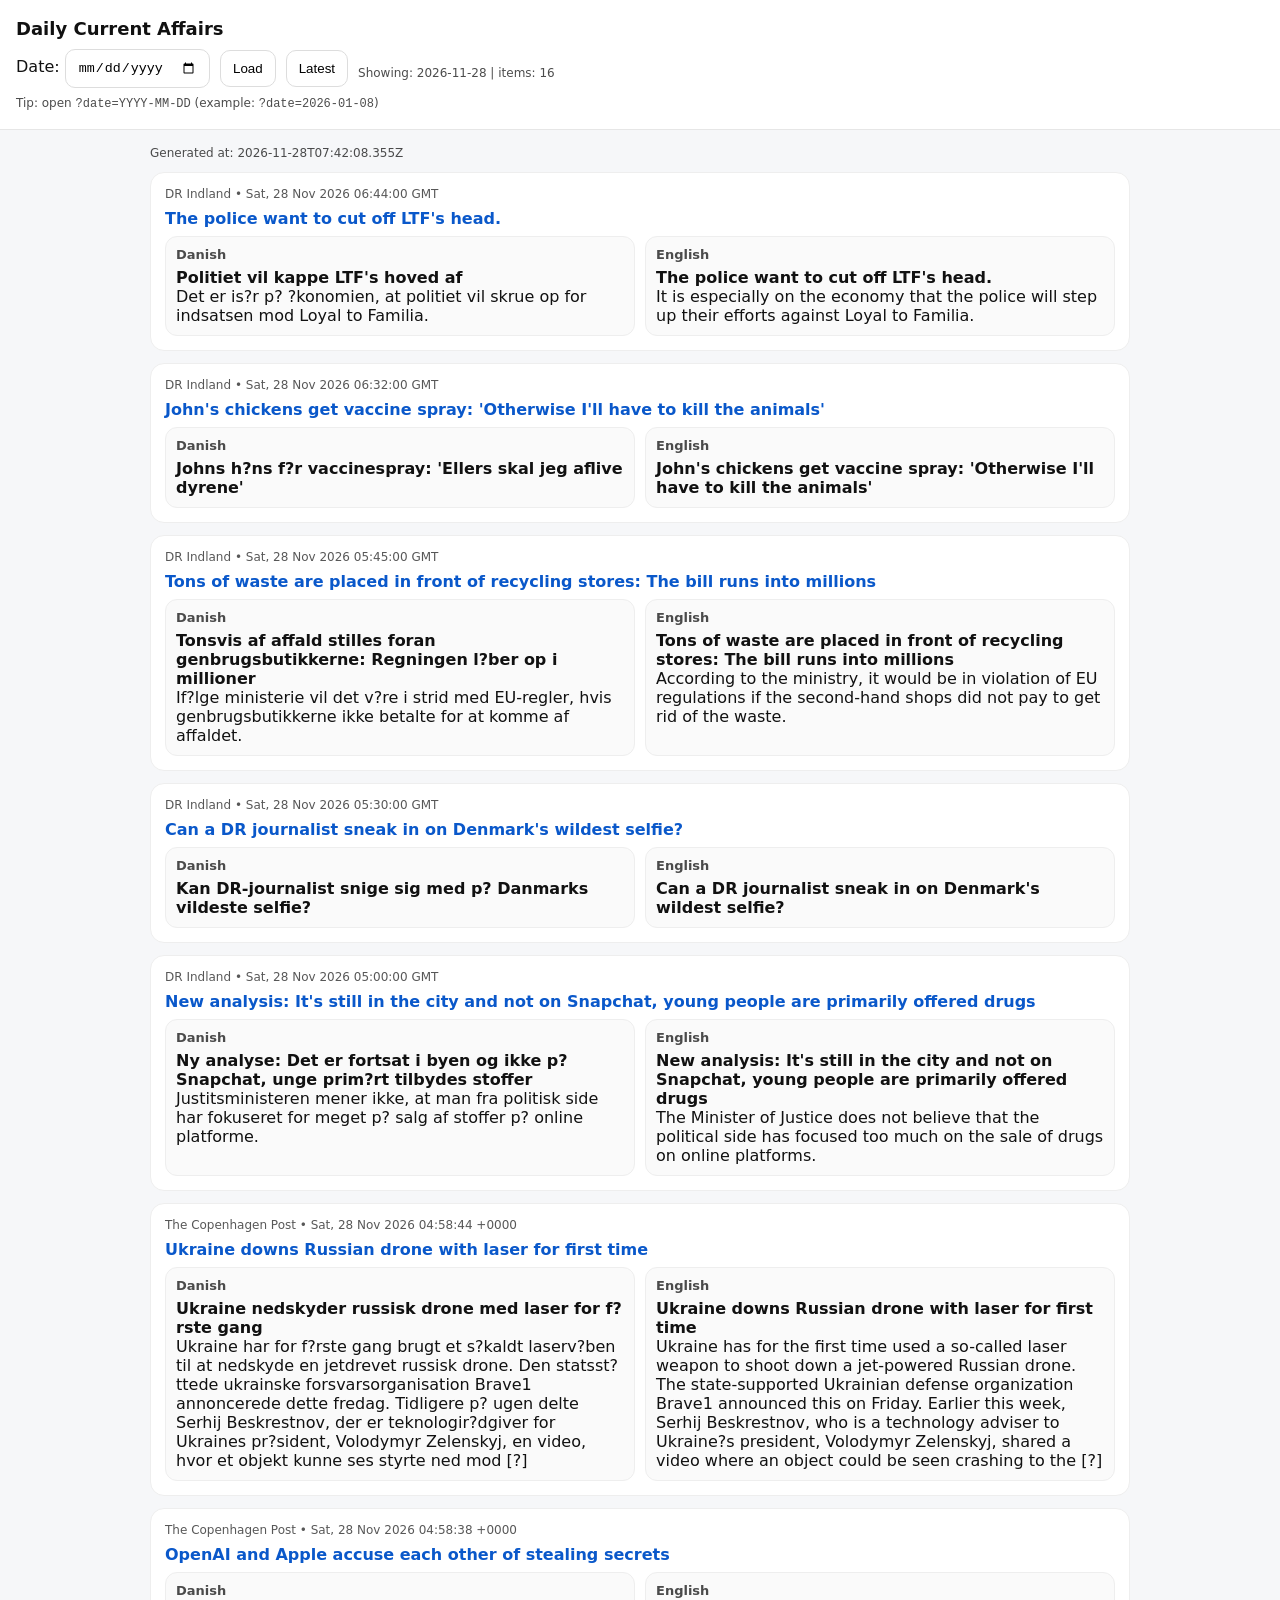
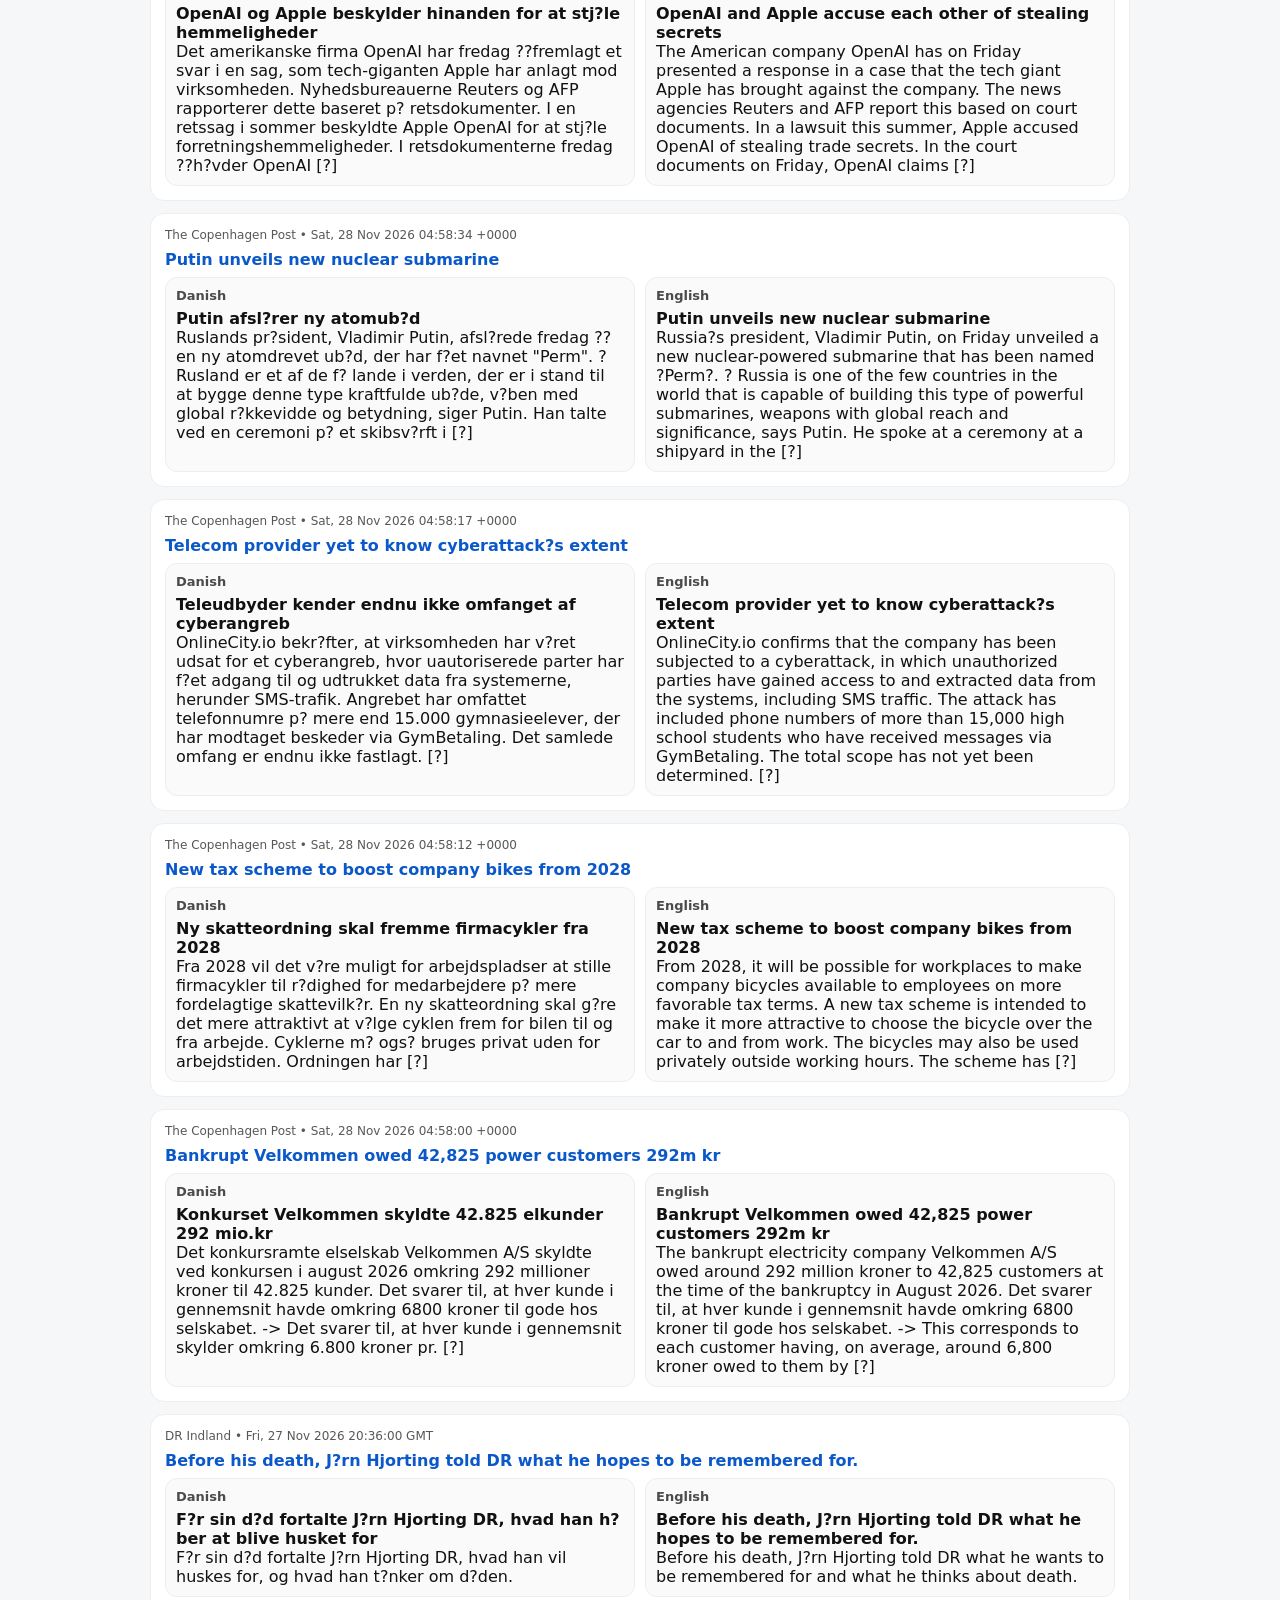
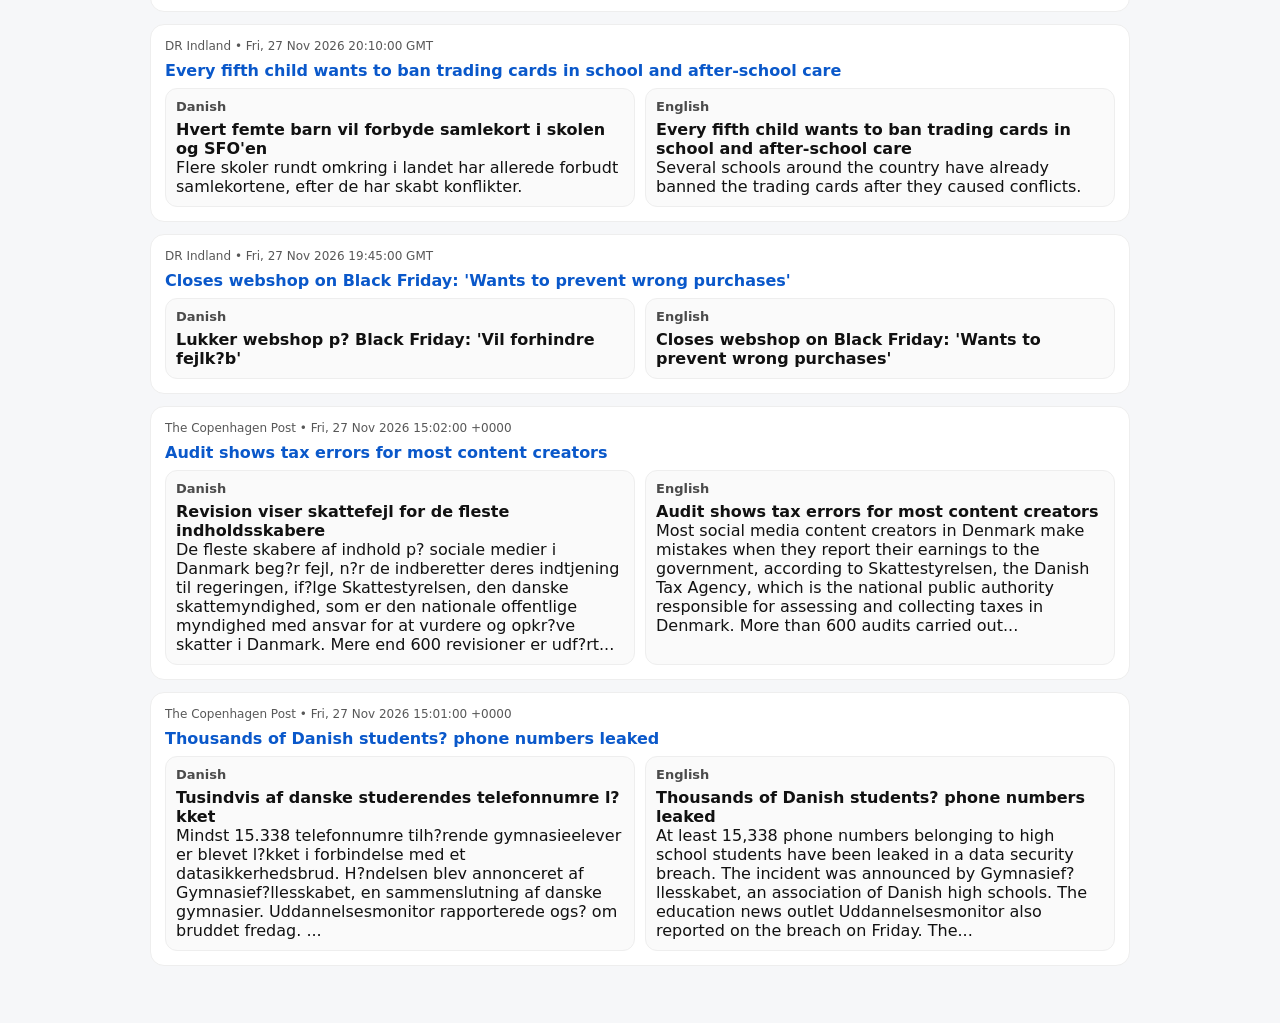
<file: docs/current_affairs/index.html>
<!doctype html>
<html lang="en">
<head>
  <meta charset="utf-8" />
  <meta name="viewport" content="width=device-width,initial-scale=1" />
  <title>Daily Current Affairs</title>
  <style>
    body { font-family: system-ui, -apple-system, Segoe UI, Roboto, Arial, sans-serif; margin: 0; background:#f6f7f9; color:#111; }
    header { padding: 18px 16px; background: #fff; border-bottom: 1px solid #e6e6e6; position: sticky; top: 0; }
    h1 { font-size: 18px; margin: 0 0 10px 0; }
    .row { display:flex; gap:10px; flex-wrap: wrap; align-items: center; }
    input, button { padding: 10px 12px; border: 1px solid #ddd; border-radius: 10px; background:#fff; }
    button { cursor: pointer; }
    main { max-width: 980px; margin: 16px auto; padding: 0 12px 30px; }
    .meta { font-size: 12px; opacity: .75; margin-top: 8px; }
    .card { background:#fff; border:1px solid #eee; border-radius: 14px; padding: 14px; margin: 12px 0; }
    .src { font-size: 12px; opacity:.7; }
    .ttl { font-weight: 700; margin: 8px 0; }
    .grid { display:grid; grid-template-columns: 1fr; gap: 10px; }
    @media (min-width: 820px){ .grid { grid-template-columns: 1fr 1fr; } }
    .lang { border:1px solid #eee; border-radius: 12px; padding: 10px; background:#fafafa; }
    .lang h3 { margin: 0 0 6px 0; font-size: 13px; opacity: .75; }
    a { color: #0a58ca; text-decoration: none; }
    a:hover { text-decoration: underline; }
    .error { color: #b00020; background:#fff; border:1px solid #f0c; padding: 12px; border-radius: 12px; }
  </style>
</head>
<body>
  <header>
    <h1>Daily Current Affairs</h1>
    <div class="row">
      <label>
        Date:
        <input id="dateInput" type="date" />
      </label>
      <button id="loadBtn">Load</button>
      <button id="latestBtn">Latest</button>
      <span id="status" class="meta"></span>
    </div>
    <div class="meta">
      Tip: open <code>?date=YYYY-MM-DD</code> (example: <code>?date=2026-01-08</code>)
    </div>
  </header>

  <main>
    <div id="content"></div>
  </main>

<script>
  const BASE = "."; // same folder: docs/current_affairs
  const contentEl = document.getElementById("content");
  const statusEl = document.getElementById("status");
  const dateInput = document.getElementById("dateInput");

  function getParamDate() {
    const url = new URL(window.location.href);
    return url.searchParams.get("date");
  }

  function setParamDate(dateStr) {
    const url = new URL(window.location.href);
    if (dateStr) url.searchParams.set("date", dateStr);
    else url.searchParams.delete("date");
    history.replaceState({}, "", url.toString());
  }

  async function fetchJson(path) {
    const res = await fetch(path, { cache: "no-store" });
    if (!res.ok) throw new Error(`HTTP ${res.status} for ${path}`);
    return await res.json();
  }

  // Decode any lingering HTML entities from older JSON (e.g. &#8230;)
  function decodeEntitiesClient(s) {
    if (!s) return "";
    const txt = document.createElement("textarea");
    txt.innerHTML = s;
    return txt.value;
  }

  function escapeHtml(s) {
    return (s || "").replace(/[&<>"']/g, c => ({
      "&":"&amp;","<":"&lt;",">":"&gt;",'"':"&quot;","'":"&#039;"
    }[c]));
  }

  function render(payload) {
    const items = payload.items || [];
    const date = payload.date || "";
    const generatedAt = payload.generatedAt || "";

    statusEl.textContent = `Showing: ${date || "latest"} | items: ${items.length}`;

    const html = items.map(it => {
      const link = escapeHtml(it.link || "");
      const src = escapeHtml(decodeEntitiesClient(it.source || ""));
      const pub = escapeHtml(decodeEntitiesClient(it.pubDate || ""));

      const titleDa = escapeHtml(decodeEntitiesClient(it.title_da || ""));
      const titleEn = escapeHtml(decodeEntitiesClient(it.title_en || ""));
      const sumDa   = escapeHtml(decodeEntitiesClient(it.summary_da || ""));
      const sumEn   = escapeHtml(decodeEntitiesClient(it.summary_en || ""));

      return `
        <div class="card">
          <div class="src">${src} ${pub ? "• " + pub : ""}</div>
          <div class="ttl"><a href="${link}" target="_blank" rel="noopener noreferrer">${titleEn || titleDa || "Link"}</a></div>
          <div class="grid">
            <div class="lang">
              <h3>Danish</h3>
              <div><strong>${titleDa}</strong></div>
              <div>${sumDa}</div>
            </div>
            <div class="lang">
              <h3>English</h3>
              <div><strong>${titleEn}</strong></div>
              <div>${sumEn}</div>
            </div>
          </div>
        </div>
      `;
    }).join("");

    contentEl.innerHTML = `
      <div class="meta">Generated at: ${escapeHtml(decodeEntitiesClient(generatedAt))}</div>
      ${html || `<div class="card">No items found.</div>`}
    `;
  }

  async function loadLatest() {
    setParamDate(null);
    dateInput.value = "";
    contentEl.innerHTML = `<div class="card">Loading latest…</div>`;
    const payload = await fetchJson(`${BASE}/latest.json`);
    render(payload);
  }

  async function loadDate(dateStr) {
    if (!dateStr) return loadLatest();
    setParamDate(dateStr);
    contentEl.innerHTML = `<div class="card">Loading ${dateStr}…</div>`;
    const payload = await fetchJson(`${BASE}/${dateStr}.json`);
    render(payload);
  }

  document.getElementById("loadBtn").addEventListener("click", () => loadDate(dateInput.value));
  document.getElementById("latestBtn").addEventListener("click", () => loadLatest());

  (async function init() {
    const dateParam = getParamDate();
    try {
      if (dateParam) {
        dateInput.value = dateParam;
        await loadDate(dateParam);
      } else {
        await loadLatest();
      }
    } catch (e) {
      contentEl.innerHTML = `<div class="error">Load failed: ${escapeHtml(e.message)}</div>`;
    }
  })();
</script>
</body>
</html>
</file>
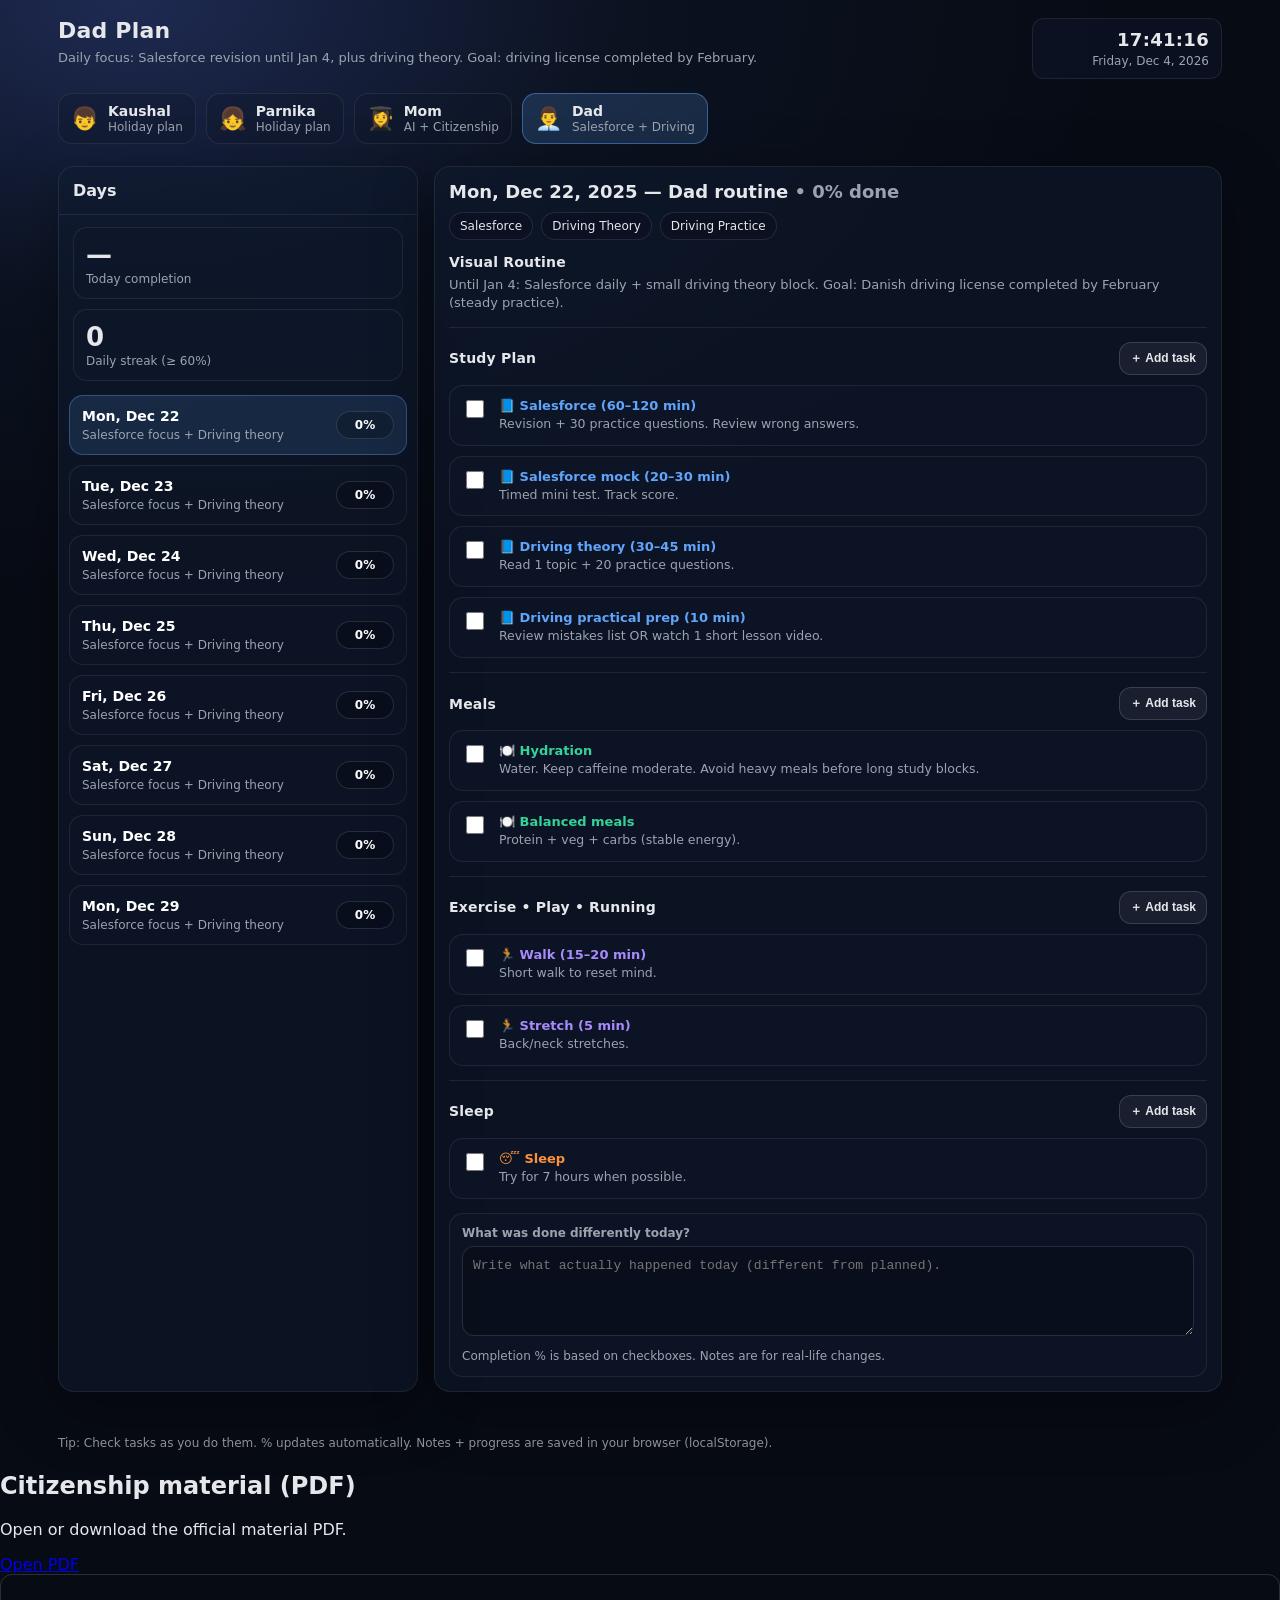
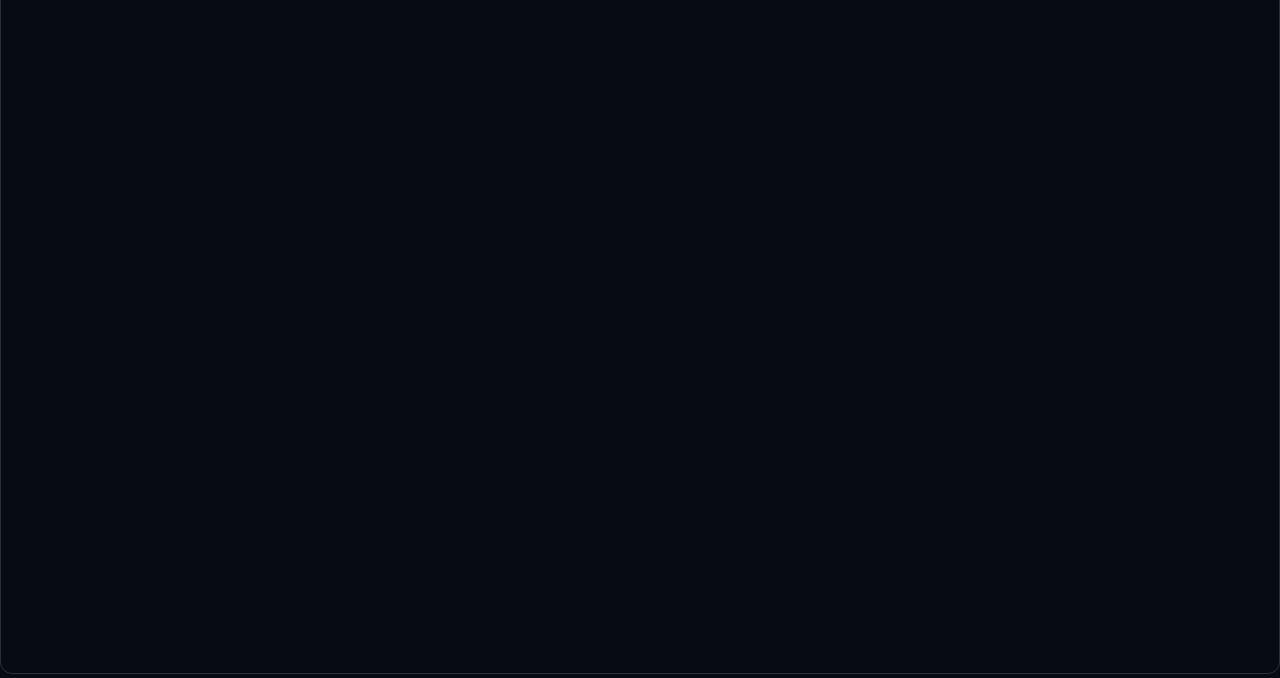
<file: dad.html>
<!DOCTYPE html>

<html lang="en">
<head>
<meta charset="utf-8"/>
<meta content="width=device-width,initial-scale=1" name="viewport"/>
<title>Dad Plan</title>
<style>
    :root{
      --bg:#0b1220;
      --panel:#101a2e;
      --card:#0f172a;
      --text:#e5e7eb;
      --muted:#9ca3af;
      --line:rgba(255,255,255,0.08);

      --blue:#60a5fa;
      --green:#34d399;
      --purple:#a78bfa;
      --orange:#fb923c;
      --red:#f87171;
      --white:#ffffff;
    }

    *{ box-sizing:border-box; }
    body{
      margin:0;
      font-family: ui-sans-serif, system-ui, -apple-system, Segoe UI, Roboto, Arial, "Noto Sans", "Apple Color Emoji","Segoe UI Emoji";
      background: radial-gradient(1000px 600px at 10% 0%, #1e2a52 0%, var(--bg) 50%, #070b14 100%);
      color: var(--text);
    }

    .topbar{
      padding:18px 18px 10px;
      max-width: 1200px;
      margin:0 auto;
    }

    .titleRow{
      display:flex;
      gap:12px;
      align-items:flex-start;
      justify-content:space-between;
      flex-wrap:wrap;
    }

    .titleBlock h1{
      margin:0;
      font-size: 22px;
      font-weight:800;
      letter-spacing: 0.2px;
    }
    .subtitle{
      margin-top:6px;
      color: var(--muted);
      font-size: 13px;
      line-height: 1.35;
      max-width: 900px;
    }

    .clock{
      display:flex;
      flex-direction:column;
      gap:4px;
      align-items:flex-end;
      padding:10px 12px;
      border: 1px solid var(--line);
      background: rgba(15, 23, 42, 0.55);
      border-radius: 12px;
      min-width: 190px;
    }
    .clockTime{
      font-size: 18px;
      font-weight: 800;
      letter-spacing: .3px;
    }
    .clockDate{
      font-size: 12px;
      color: var(--muted);
    }

    .tabs{
      margin-top: 14px;
      display:flex;
      gap:10px;
      flex-wrap:wrap;
    }
    .tabBtn{
      border: 1px solid var(--line);
      background: rgba(15,23,42,0.35);
      color: var(--text);
      padding: 10px 12px;
      border-radius: 14px;
      cursor:pointer;
      display:flex;
      align-items:center;
      gap:10px;
      transition: .15s ease;
      user-select:none;
    }
    .tabBtn:hover{ transform: translateY(-1px); border-color: rgba(255,255,255,.18); }
    .tabBtn.active{
      background: rgba(96,165,250,0.18);
      border-color: rgba(96,165,250,0.45);
    }
    .tabIcon{ font-size: 22px; line-height: 1; }
    .tabText{ display:flex; flex-direction:column; line-height:1.05; }
    .tabText strong{ font-size: 14px; }
    .tabText span{ font-size: 12px; color: var(--muted); margin-top:2px; }

    .layout{
      max-width: 1200px;
      margin: 12px auto 26px;
      padding: 0 18px 18px;
      display:grid;
      grid-template-columns: 360px 1fr;
      gap:16px;
    }

    @media (max-width: 980px){
      .layout{ grid-template-columns: 1fr; }
      .clock{ align-items:flex-start; }
    }

    .panel{
      border: 1px solid var(--line);
      background: rgba(16,26,46,0.55);
      border-radius: 16px;
      overflow:hidden;
      box-shadow: 0 18px 60px rgba(0,0,0,0.35);
    }

    .panelHeader{
      padding: 14px 14px;
      border-bottom: 1px solid var(--line);
      display:flex;
      align-items:center;
      justify-content:space-between;
      gap:10px;
    }
    .panelHeader h2{
      margin:0;
      font-size: 16px;
      font-weight: 800;
    }

    .stats{
      padding: 12px 14px 6px;
      display:grid;
      grid-template-columns: 1fr;
      gap:10px;
    }
    .statCard{
      border: 1px solid var(--line);
      background: rgba(15,23,42,0.55);
      border-radius: 14px;
      padding: 12px;
    }
    .statBig{
      font-size: 26px;
      font-weight: 900;
      margin:0;
    }
    .statLabel{
      margin-top:2px;
      color: var(--muted);
      font-size: 12px;
    }

    .daysList{
      padding: 8px 10px 14px;
      display:flex;
      flex-direction:column;
      gap:10px;
      max-height: 62vh;
      overflow:auto;
    }
    .dayItem{
      border: 1px solid var(--line);
      background: rgba(15,23,42,0.35);
      border-radius: 14px;
      padding: 12px;
      display:flex;
      justify-content:space-between;
      gap:12px;
      cursor:pointer;
      transition: .12s ease;
    }
    .dayItem:hover{ border-color: rgba(255,255,255,.16); transform: translateY(-1px); }
    .dayItem.active{
      background: rgba(96,165,250,0.14);
      border-color: rgba(96,165,250,0.35);
    }
    .dayLeft{ display:flex; flex-direction:column; gap:4px; }
    .dayDate{ font-weight: 800; font-size: 14px; color: var(--white); }
    .dayTheme{ font-size: 12px; color: var(--muted); }

    .badge{
      align-self:center;
      min-width: 58px;
      text-align:center;
      padding: 6px 10px;
      border-radius: 999px;
      border: 1px solid rgba(255,255,255,0.12);
      background: rgba(0,0,0,0.22);
      font-weight: 900;
      font-size: 12px;
      color: var(--white);
      white-space:nowrap;
    }

    .detail{ padding: 14px; }
    .detailTitle{
      display:flex;
      align-items:flex-start;
      justify-content:space-between;
      gap:12px;
      flex-wrap:wrap;
    }
    .detailTitle h3{
      margin:0;
      font-size: 18px;
      font-weight: 900;
    }

    .chips{
      display:flex;
      gap:8px;
      flex-wrap:wrap;
      margin-top:10px;
    }
    .chip{
      border: 1px solid rgba(255,255,255,0.10);
      background: rgba(11,16,32,0.55);
      padding: 6px 10px;
      border-radius: 999px;
      font-size: 12px;
      color: var(--text);
    }

    .section{
      margin-top:14px;
      padding-top: 14px;
      border-top: 1px solid var(--line);
    }
    .sectionHead{
      display:flex;
      align-items:center;
      justify-content:space-between;
      gap:10px;
      margin-bottom: 8px;
    }
    .sectionHead h4{
      margin:0;
      font-size: 14px;
      font-weight: 900;
      letter-spacing:.2px;
    }
    .addBtn{
      border: 1px solid rgba(255,255,255,0.14);
      background: rgba(255,255,255,0.06);
      color: var(--text);
      padding: 7px 10px;
      border-radius: 12px;
      cursor:pointer;
      font-weight: 700;
      font-size: 12px;
    }
    .addBtn:hover{ border-color: rgba(255,255,255,0.22); transform: translateY(-1px); }

    .routineText{
      color: var(--muted);
      font-size: 13px;
      line-height:1.4;
      margin: 6px 0 0;
    }

    .taskCard{
      border: 1px solid var(--line);
      background: rgba(15,23,42,0.45);
      border-radius: 14px;
      padding: 12px;
      display:flex;
      gap:12px;
      align-items:flex-start;
      margin-top:10px;
    }

    .taskCard input[type="checkbox"]{
      width: 18px;
      height: 18px;
      margin-top: 2px;
      accent-color: #60a5fa;
      cursor:pointer;
    }

    .taskMain{
      flex:1;
      display:flex;
      flex-direction:column;
      gap:3px;
    }
    .taskTitle{
      font-weight: 900;
      font-size: 13px;
      margin:0;
    }
    .taskNote{
      margin:0;
      color: var(--muted);
      font-size: 12.5px;
      line-height: 1.35;
    }

    /* Category colors */
    .pillStudy{ color: var(--blue); }
    .pillFood{ color: var(--green); }
    .pillMove{ color: var(--purple); }
    .pillSleep{ color: var(--orange); }

    .notesBox{
      margin-top: 14px;
      border: 1px solid var(--line);
      background: rgba(15,23,42,0.40);
      border-radius: 14px;
      padding: 12px;
    }
    .notesBox label{
      font-size: 12px;
      color: var(--muted);
      display:block;
      margin-bottom: 6px;
      font-weight: 700;
    }
    textarea{
      width: 100%;
      min-height: 90px;
      resize: vertical;
      border-radius: 12px;
      padding: 10px;
      border: 1px solid rgba(255,255,255,0.12);
      background: rgba(0,0,0,0.22);
      color: var(--text);
      outline:none;
      font-size: 13px;
      line-height: 1.4;
    }

    .smallHelp{
      margin-top: 8px;
      color: var(--muted);
      font-size: 12px;
      line-height: 1.4;
    }

    .footerHint{
      max-width: 1200px;
      margin: 0 auto 22px;
      padding: 0 18px;
      color: rgba(255,255,255,0.55);
      font-size: 12px;
    }
  
/* --- Profile-specific page tweaks --- */
.profiles{display:none !important;}
</style>
</head>
<body>
<div class="topbar">
<div class="titleRow">
<div class="titleBlock">
<h1>Dad Plan</h1>
<div class="subtitle" id="subtitle">
          Kaushal routine: short blocks, clear steps, movement breaks, and simple tracking. Diet focus: GF/CF/Sugar-free/Low oil + high protein.
        </div>
</div>
<div class="clock">
<div class="clockTime" id="clockTime">--:--:--</div>
<div class="clockDate" id="clockDate">---</div>
</div>
</div>
<div class="tabs">
<div class="tabBtn active" data-profile="kaushal">
<div class="tabIcon">👦</div>
<div class="tabText"><strong>Kaushal</strong><span>Holiday plan</span></div>
</div>
<div class="tabBtn" data-profile="parnika">
<div class="tabIcon">👧</div>
<div class="tabText"><strong>Parnika</strong><span>Holiday plan</span></div>
</div>
<div class="tabBtn" data-profile="mom">
<div class="tabIcon">👩‍🎓</div>
<div class="tabText"><strong>Mom</strong><span>AI + Citizenship</span></div>
</div>
<div class="tabBtn" data-profile="dad">
<div class="tabIcon">👨‍💼</div>
<div class="tabText"><strong>Dad</strong><span>Salesforce + Driving</span></div>
</div>
</div>
</div>
<div class="layout">
<!-- LEFT: DAYS -->
<div class="panel">
<div class="panelHeader">
<h2>Days</h2>
</div>
<div class="stats">
<div class="statCard">
<div class="statBig" id="todayCompletion">0%</div>
<div class="statLabel">Today completion</div>
</div>
<div class="statCard">
<div class="statBig" id="dailyStreak">0</div>
<div class="statLabel">Daily streak (≥ 60%)</div>
</div>
</div>
<div class="daysList" id="daysList"></div>
</div>
<!-- RIGHT: DETAILS -->
<div class="panel">
<div class="detail" id="detail"></div>
</div>
</div>
<div class="footerHint">
    Tip: Check tasks as you do them. % updates automatically. Notes + progress are saved in your browser (localStorage).
  </div>
<script>
/** =========================
 *  DATE HELPERS
 *  ========================= */
function iso(d){ return d.toISOString().slice(0,10); }
function listDates(startISO, endISO){
  const out = [];
  const start = new Date(startISO + "T00:00:00");
  const end = new Date(endISO + "T00:00:00");
  for(let d = new Date(start); d <= end; d.setDate(d.getDate()+1)){
    out.push(iso(d));
  }
  return out;
}
const PLAN_DATES = listDates("2025-12-22","2026-01-04");

/** =========================
 *  TASK TEMPLATES (easy + consistent)
 *  ========================= */
function kaushalTasksForDate(dateISO){
  // small gentle variations by weekday
  const d = new Date(dateISO + "T00:00:00");
  const wd = d.getDay(); // 0 Sun ... 6 Sat

  const math = (wd===0) ? "Math (20 min): Review + 5 easy questions"
           : (wd===6) ? "Math (20 min): Number bonds to 10 (using objects)"
           : "Math (20 min): Add/sub within 10 (10 questions only)";

  const danish = (wd===0) ? "Danish (15–20 min): Flashcards (10 words)"
              : (wd===3) ? "Danish (15–20 min): Simple Q&A (Hvad hedder du? Hvor bor du?)"
              : "Danish (15–20 min): 5 words + write 2 words";

  const english = (wd===5) ? "English (15–20 min): Sight words (5 words) + write once"
               : "English (15–20 min): Read together + copy 1 short sentence";

  const theme = (wd===0) ? "Sunday calm + review"
              : (wd===6) ? "Weekend routine + fun"
              : "Consistency + small progress";

  return {
    theme,
    routine:
      "Morning: breakfast → 10 min movement → Study Block 1 → break. " +
      "Midday: lunch → outdoor play. " +
      "Afternoon: Study Block 2 → break → calm activity. " +
      "Evening: light walk/stretch → dinner → short story → sleep routine.",
    sections:{
      study:[
        { t: math, n:"Keep it short. Stop early if tired. Use real items (beans/lego/cards)." },
        { t: danish, n:"Say + point to picture + repeat 3 times. Celebrate effort." },
        { t: english, n:"Keep reading positive. One neat sentence is enough." },
      ],
      meals:[
        { t:"Breakfast", n:"Idli + sambar (extra lentils) OR oats porridge with unsweetened plant milk + seeds." },
        { t:"Lunch", n:"Rice + dal + greens (spinach) + cucumber. Add boiled egg OR grilled chicken/fish." },
        { t:"Snack", n:"Seasonal fruit + nuts OR roasted chana (small)." },
        { t:"Dinner", n:"Millet dosa/roti + vegetable curry (light oil) + fish/chicken (as available)." },
      ],
      move:[
        { t:"Movement (10 min)", n:"Animal walks / jumping / dance 2 songs." },
        { t:"Outdoor play (20–30 min)", n:"Park time, ball throw/catch, simple chase game." },
        { t:"Calm body (5–10 min)", n:"Stretch + deep breaths. Short walk after dinner." },
      ],
      sleep:[
        { t:"Sleep routine", n:"Aim: wind down 7:30pm → story → sleep by 8:00pm." },
      ]
    }
  };
}

function parnikaTasksForDate(dateISO){
  const d = new Date(dateISO + "T00:00:00");
  const wd = d.getDay();
  const theme = "Play + healthy routine";
  const play = (wd===0) ? "Play learning (10–15 min): Puzzles + matching"
             : (wd===2) ? "Play learning (10–15 min): Counting toys 1–10"
             : "Play learning (10–15 min): Colors + shapes";

  return {
    theme,
    routine:
      "Morning: breakfast → outdoor play. Midday: lunch → nap/quiet time. " +
      "Afternoon: crafts + movement. 4:30pm–7:30pm: online school. " +
      "Evening: dinner → story → sleep by 8:00pm.",
    sections:{
      study:[
        { t: play, n:"Keep it fun and short. Stop while still happy." },
        { t:"Story time (10 min)", n:"Read 1 small book. Ask 2 easy questions." },
        { t:"Online school (4:30–7:30 pm)", n:"Support with water/snack breaks if allowed. Calm after class." },
      ],
      meals:[
        { t:"Breakfast", n:"Egg/banana pancake (no sugar) OR oats + fruit." },
        { t:"Lunch", n:"Rice + dal + veg OR small chicken/fish + veg." },
        { t:"Snack", n:"Fruit + small nuts (if safe) OR roasted chana (small)." },
        { t:"Dinner", n:"Light dinner: veg + protein (egg/chicken/fish)." },
      ],
      move:[
        { t:"Outdoor play (30 min)", n:"Park, swing, running games with Kaushal." },
        { t:"Music & movement (10 min)", n:"Dance to 2 songs." },
        { t:"Calm-down (5 min)", n:"Stretch + deep breaths before sleep." },
      ],
      sleep:[
        { t:"Sleep by 8:00pm", n:"Dim lights after 7:30pm. Same bedtime daily." }
      ]
    }
  };
}

function momTasksForDate(dateISO){
  const d = new Date(dateISO + "T00:00:00");
  const wd = d.getDay();
  const theme = (wd===0) ? "Review + lighter study" : "AI + Citizenship + Health";

  // Vitamin “alternatives” reminder (safe, general)
  const supplementsNote =
    "✅ Iron + ✅ Vitamin D daily (set reminder). If iron upsets stomach, take with food. " +
    "Common food sources of iron: spinach, lentils/beans, chickpeas, pumpkin seeds, eggs, fish, chicken. " +
    "Use Vitamin C (orange/kiwi/lemon) with iron meals. Avoid tea/coffee right after iron meals.";

  return {
    theme,
    routine:
      "Blocks: (1) AI study (2) AI assignment (3) Citizenship reading + flashcards (4) Walk/stretch. " +
      "Keep short blocks + breaks.",
    sections:{
      study:[
        { t:"AI Study (60–90 min)", n:"Lecture/reading. Note key points + 3 questions." },
        { t:"AI Assignment (45–60 min)", n:"Work on 1 small deliverable. Stop when done." },
        { t:"Citizenship (45–60 min): Chapter reading", n:"Read 8–12 pages + 5 bullet summary + 10 flashcards." },
        { t:"Practice quiz (10–15 min)", n:"Answer 10 questions from flashcards/notes." },
      ],
      meals:[
        { t:"Iron + Protein Breakfast", n:"Eggs/tofu + spinach OR oats + pumpkin seeds + berries + Vitamin-C fruit." },
        { t:"Iron-rich Lunch", n:"Lentils/beans + leafy greens + chicken/fish. Add lemon (Vitamin C)." },
        { t:"Snack", n:"Nuts + fruit OR hummus + veggies (avoid tea/coffee right after iron meals)." },
        { t:"High-protein Dinner", n:"Fish/chicken + vegetables + quinoa/rice. Add beetroot/greens sometimes." },
        { t:"Daily vitamins", n: supplementsNote },
      ],
      move:[
        { t:"Walk (20–30 min)", n:"Easy walk after lunch or dinner." },
        { t:"Stretch (5–10 min)", n:"Neck/shoulders/back stretches." },
      ],
      sleep:[
        { t:"Sleep routine", n:"Aim consistent bedtime. Reduce screen 30 min before sleep." }
      ]
    }
  };
}

function dadTasksForDate(dateISO){
  const d = new Date(dateISO + "T00:00:00");
  const isBeforeExam = (dateISO <= "2026-01-04"); // exam Jan 4
  const theme = isBeforeExam ? "Salesforce focus + Driving theory" : "Driving focus";

  return {
    theme,
    routine:
      "Until Jan 4: Salesforce daily + small driving theory block. " +
      "Goal: Danish driving license completed by February (steady practice).",
    sections:{
      study:[
        { t:"Salesforce (60–120 min)", n:"Revision + 30 practice questions. Review wrong answers." },
        { t:"Salesforce mock (20–30 min)", n:"Timed mini test. Track score." },
        { t:"Driving theory (30–45 min)", n:"Read 1 topic + 20 practice questions." },
        { t:"Driving practical prep (10 min)", n:"Review mistakes list OR watch 1 short lesson video." },
      ],
      meals:[
        { t:"Hydration", n:"Water. Keep caffeine moderate. Avoid heavy meals before long study blocks." },
        { t:"Balanced meals", n:"Protein + veg + carbs (stable energy)." },
      ],
      move:[
        { t:"Walk (15–20 min)", n:"Short walk to reset mind." },
        { t:"Stretch (5 min)", n:"Back/neck stretches." },
      ],
      sleep:[
        { t:"Sleep", n:"Try for 7 hours when possible." }
      ]
    }
  };
}

/** =========================
 *  BUILD DAYS FOR EACH PROFILE
 *  ========================= */
function buildDays(profile){
  return PLAN_DATES.map(dateISO=>{
    const d = new Date(dateISO + "T00:00:00");
    const pretty = d.toLocaleDateString(undefined, { weekday:"short", month:"short", day:"numeric", year:"numeric" });

    let pack;
    if(profile==="kaushal") pack = kaushalTasksForDate(dateISO);
    if(profile==="parnika") pack = parnikaTasksForDate(dateISO);
    if(profile==="mom")     pack = momTasksForDate(dateISO);
    if(profile==="dad")     pack = dadTasksForDate(dateISO);

    return {
      id: dateISO,
      title: `${pretty} — ${profile.charAt(0).toUpperCase()+profile.slice(1)} routine`,
      theme: pack.theme,
      routine: pack.routine,
      sections: pack.sections
    };
  });
}

/** =========================
 *  DATA (Plans)
 *  ========================= */
const plans = {
  kaushal: {
    header: "Kaushal — Holiday Plan (Dec 22, 2025 → Jan 4, 2026)",
    subtitle: "Kaushal routine: short blocks, clear steps, movement breaks, and simple tracking. Diet focus: gluten-free, casein-free, sugar-free, low oil, high protein.",
    chips: ["GF", "Casein-free", "Sugar-free", "Low oil"],
    days: buildDays("kaushal")
  },
  parnika: {
    header: "Parnika — Holiday Plan (Dec 22, 2025 → Jan 4, 2026) + Online School (4:30pm–7:30pm)",
    subtitle: "3.9 years: play-based learning, simple routines, healthy food, early sleep.",
    chips: ["Play-based", "Healthy", "Early sleep"],
    days: buildDays("parnika")
  },
  mom: {
    header: "Mom — Masters AI + Danish Citizenship Exam (Goal: May 2026) + Health",
    subtitle: "Daily focus: AI classes/assignments + citizenship chapters. Health: iron-rich + high protein + daily Iron & Vitamin D.",
    chips: ["AI study", "Citizenship", "Iron", "Vitamin D"],
    days: buildDays("mom")
  },
  dad: {
    header: "Dad — Salesforce Exam (Jan 4) + Danish Driving License (Goal: Feb)",
    subtitle: "Daily focus: Salesforce revision until Jan 4, plus driving theory. Goal: driving license completed by February.",
    chips: ["Salesforce", "Driving Theory", "Driving Practice"],
    days: buildDays("dad")
  }
};

/** =========================
 *  STATE + STORAGE
 *  ========================= */
let currentProfile = "dad";
let currentDayId = plans[currentProfile].days[0].id;

function storageKey(profile){ return `familyPlan_v3_${profile}`; }

function loadProfileState(profile){
  const raw = localStorage.getItem(storageKey(profile));
  if(!raw) return {};
  try { return JSON.parse(raw); } catch(e){ return {}; }
}

function saveProfileState(profile, state){
  localStorage.setItem(storageKey(profile), JSON.stringify(state));
}

function getDayState(profile, dayId){
  const state = loadProfileState(profile);
  return state[dayId] || { checks:{}, notes:"" };
}

function setDayState(profile, dayId, dayState){
  const state = loadProfileState(profile);
  state[dayId] = dayState;
  saveProfileState(profile, state);
}

/** =========================
 *  COMPLETION
 *  ========================= */
function flattenTasks(day){
  const out = [];
  const sections = day.sections || {};
  Object.keys(sections).forEach(sec=>{
    sections[sec].forEach((task, idx)=>{
      out.push({ sec, idx, t: task.t, n: task.n, key: `${sec}_${idx}` });
    });
  });
  return out;
}

function computeCompletionForDay(profile, day){
  const ds = getDayState(profile, day.id);
  const allTasks = flattenTasks(day);
  const total = allTasks.length;
  if(total === 0) return 0;
  const done = allTasks.filter(task => ds.checks[task.key] === true).length;
  return Math.round((done/total) * 100);
}

function computeTodayCompletion(profile){
  const todayId = new Date().toISOString().slice(0,10);
  const day = plans[profile].days.find(d=>d.id === todayId);
  if(!day) return null;
  return computeCompletionForDay(profile, day);
}

function computeStreak(profile){
  // streak: consecutive plan days (ending today) with >= 60%
  const todayId = new Date().toISOString().slice(0,10);
  const planDays = plans[profile].days.map(d=>d.id);
  const todayIndex = planDays.indexOf(todayId);
  if(todayIndex === -1) return 0;

  let streak = 0;
  for(let i=todayIndex; i>=0; i--){
    const day = plans[profile].days[i];
    const pct = computeCompletionForDay(profile, day);
    if(pct >= 60) streak++;
    else break;
  }
  return streak;
}

/** =========================
 *  RENDER LEFT (Days)
 *  ========================= */
function renderDays(){
  const list = document.getElementById("daysList");
  list.innerHTML = "";

  const profilePlan = plans[currentProfile];
  profilePlan.days.forEach(day=>{
    const pct = computeCompletionForDay(currentProfile, day);

    const item = document.createElement("div");
    item.className = "dayItem" + (day.id === currentDayId ? " active" : "");
    item.onclick = () => { currentDayId = day.id; renderAll(); };

    const left = document.createElement("div");
    left.className = "dayLeft";

    const date = document.createElement("div");
    date.className = "dayDate";
    // keep it short on left:
    const d = new Date(day.id + "T00:00:00");
    date.textContent = d.toLocaleDateString(undefined, { weekday:"short", month:"short", day:"numeric" });

    const theme = document.createElement("div");
    theme.className = "dayTheme";
    theme.textContent = day.theme || "";

    left.appendChild(date);
    left.appendChild(theme);

    const badge = document.createElement("div");
    badge.className = "badge";
    badge.textContent = `${pct}%`;

    item.appendChild(left);
    item.appendChild(badge);
    list.appendChild(item);
  });

  const todayPct = computeTodayCompletion(currentProfile);
  document.getElementById("todayCompletion").textContent = (todayPct === null ? "—" : `${todayPct}%`);
  document.getElementById("dailyStreak").textContent = computeStreak(currentProfile).toString();
}

/** =========================
 *  RENDER RIGHT (Details)
 *  ========================= */
function renderDetail(){
  const detail = document.getElementById("detail");
  const p = plans[currentProfile];
  const day = p.days.find(d=>d.id === currentDayId) || p.days[0];
  const ds = getDayState(currentProfile, day.id);

  const chipsHTML = (p.chips || []).map(c=>`<span class="chip">${escapeHtml(c)}</span>`).join("");

  function taskCard(sec, idx, task){
    const key = `${sec}_${idx}`;
    const checked = ds.checks[key] === true;

    let pillClass = "";
    let labelPrefix = "";
    if(sec === "study"){ pillClass = "pillStudy"; labelPrefix = "📘 "; }
    if(sec === "meals"){ pillClass = "pillFood";  labelPrefix = "🍽️ "; }
    if(sec === "move"){  pillClass = "pillMove";  labelPrefix = "🏃 "; }
    if(sec === "sleep"){ pillClass = "pillSleep"; labelPrefix = "😴 "; }

    return `
      <div class="taskCard">
        <input type="checkbox" data-taskkey="${key}" ${checked ? "checked" : ""} />
        <div class="taskMain">
          <p class="taskTitle ${pillClass}">${labelPrefix}${escapeHtml(task.t)}</p>
          <p class="taskNote">${escapeHtml(task.n || "")}</p>
        </div>
      </div>
    `;
  }

  function sectionBlock(sec, title){
    const tasks = (day.sections && day.sections[sec]) ? day.sections[sec] : [];
    const cards = tasks.map((t, idx)=>taskCard(sec, idx, t)).join("");

    return `
      <div class="section" data-section="${sec}">
        <div class="sectionHead">
          <h4>${escapeHtml(title)}</h4>
          <button class="addBtn" data-add="${sec}">＋ Add task</button>
        </div>
        ${cards || `<div class="routineText">No tasks yet. Click “Add task”.</div>`}
      </div>
    `;
  }

  const pct = computeCompletionForDay(currentProfile, day);

  detail.innerHTML = `
    <div class="detailTitle">
      <div>
        <h3>${escapeHtml(day.title)} <span style="color:var(--muted); font-weight:800;">• ${pct}% done</span></h3>
        <div class="chips">${chipsHTML}</div>
      </div>
    </div>

    <div class="section" style="border-top:none; padding-top:0;">
      <div class="sectionHead" style="margin-bottom:6px;">
        <h4>Visual Routine</h4>
      </div>
      <p class="routineText">${escapeHtml(day.routine || "")}</p>
    </div>

    ${sectionBlock("study", "Study Plan")}
    ${sectionBlock("meals", "Meals")}
    ${sectionBlock("move", "Exercise • Play • Running")}
    ${sectionBlock("sleep", "Sleep")}

    <div class="notesBox">
      <label>What was done differently today?</label>
      <textarea id="notes" placeholder="Write what actually happened today (different from planned).">${escapeHtml(ds.notes || "")}</textarea>
      <div class="smallHelp">
        Completion % is based on checkboxes. Notes are for real-life changes.
      </div>
    </div>
  `;

  // checkbox events
  detail.querySelectorAll('input[type="checkbox"][data-taskkey]').forEach(cb=>{
    cb.addEventListener("change", (e)=>{
      const key = e.target.getAttribute("data-taskkey");
      const dayState = getDayState(currentProfile, day.id);
      dayState.checks[key] = e.target.checked;
      setDayState(currentProfile, day.id, dayState);
      renderAll();
    });
  });

  // notes save
  const notesEl = document.getElementById("notes");
  notesEl.addEventListener("input", ()=>{
    const dayState = getDayState(currentProfile, day.id);
    dayState.notes = notesEl.value;
    setDayState(currentProfile, day.id, dayState);
  });

  // add-task buttons
  detail.querySelectorAll('[data-add]').forEach(btn=>{
    btn.addEventListener("click", ()=>{
      const sec = btn.getAttribute("data-add");
      const t = prompt("Task title (example: Math 20 min: Add within 10)");
      if(!t) return;
      const n = prompt("Task details (example: 10 questions only. Stop at 10.)") || "";

      const dayObj = plans[currentProfile].days.find(d=>d.id === day.id);
      if(!dayObj.sections) dayObj.sections = {};
      if(!dayObj.sections[sec]) dayObj.sections[sec] = [];
      dayObj.sections[sec].push({ t, n });

      renderAll();
    });
  });
}

/** =========================
 *  MAIN RENDER
 *  ========================= */
function renderAll(){
  const p = plans[currentProfile];

  document.querySelectorAll(".tabBtn").forEach(x=>{
    x.classList.toggle("active", x.getAttribute("data-profile") === currentProfile);
  });

  document.querySelector("#subtitle").textContent = p.subtitle;

  if(!p.days.find(d=>d.id === currentDayId)){
    currentDayId = p.days[0].id;
  }
  renderDays();
  renderDetail();
}

/** =========================
 *  Tabs
 *  ========================= */
document.querySelectorAll(".tabBtn").forEach(btn=>{
  btn.addEventListener("click", ()=>{
    const profile = btn.getAttribute("data-profile");

    // Kaushal/Parnika stay inside this dashboard
    currentProfile = profile;
    currentDayId = plans[currentProfile].days[0].id;
    renderAll();
  });
});

/** =========================
 *  Live Clock
 *  ========================= */
function tickClock(){
  const now = new Date();
  const time = now.toLocaleTimeString(undefined, { hour12:false });
  const date = now.toLocaleDateString(undefined, { weekday:"long", year:"numeric", month:"short", day:"numeric" });
  document.getElementById("clockTime").textContent = time;
  document.getElementById("clockDate").textContent = date;
}
setInterval(tickClock, 1000);
tickClock();

/** =========================
 *  Safety: escape HTML
 *  ========================= */
function escapeHtml(str){
  if(str === null || str === undefined) return "";
  return String(str)
    .replaceAll("&","&amp;")
    .replaceAll("<","&lt;")
    .replaceAll(">","&gt;")
    .replaceAll('"',"&quot;")
    .replaceAll("'","&#039;");
}

/** =========================
 *  Start
 *  ========================= */
renderAll();
</script>
<section class="card"><h2>Citizenship material (PDF)</h2><p>Open or download the official material PDF.</p><a class="btn" href="2025version.pdf" target="_blank">Open PDF</a><iframe loading="lazy" src="2025version.pdf" style="width:100%; height:700px; border:1px solid rgba(255,255,255,.15); border-radius:12px;"></iframe></section></body>
</html>
</file>
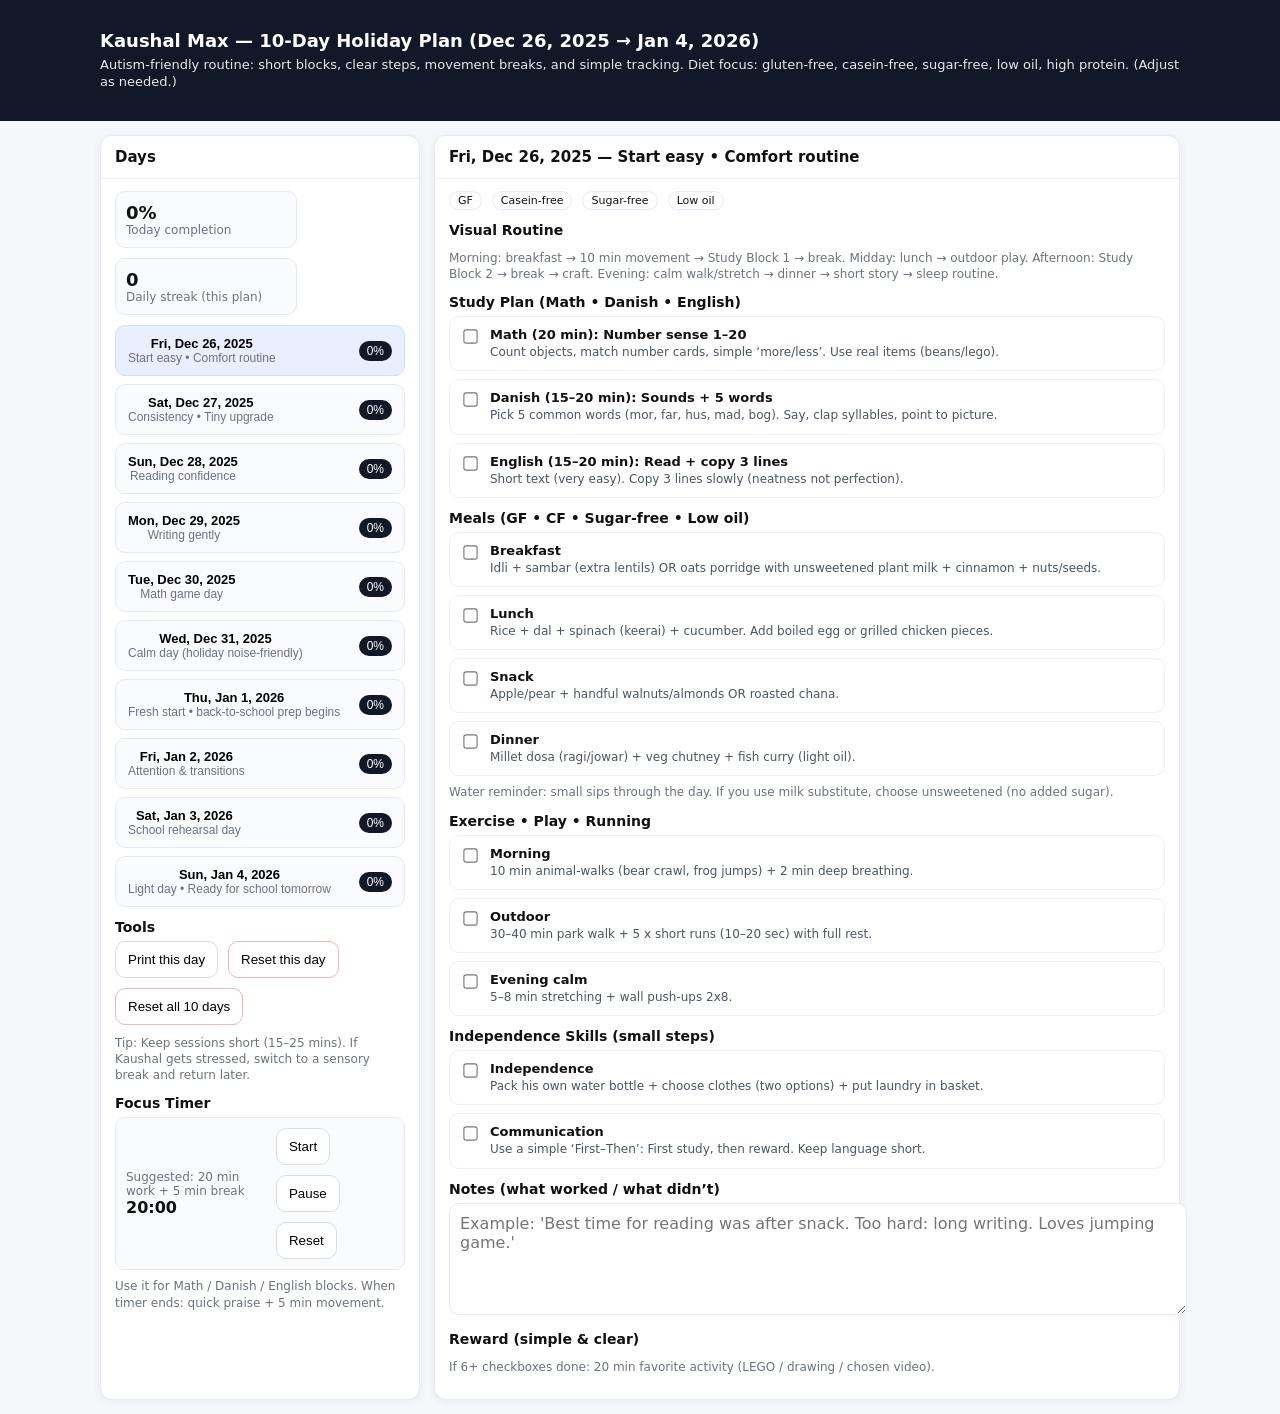
<file: kaushal9Plan.html>
<!doctype html>
<html lang="en">
<head>
  <meta charset="utf-8" />
  <meta name="viewport" content="width=device-width,initial-scale=1" />
  <title>Kaushal Max — 10-Day Holiday Plan (Dec 26 → Jan 4)</title>
  <style>
    :root { font-family: system-ui, -apple-system, Segoe UI, Roboto, Arial, sans-serif; }
    body { margin: 0; background:#f6f7fb; color:#111; }
    header { background:#111827; color:#fff; padding: 16px; }
    header h1 { margin:0; font-size: 18px; }
    header p { margin:6px 0 0; opacity:.9; font-size: 13px; line-height: 1.3; }
    .wrap { max-width: 1080px; margin: 0 auto; padding: 14px; }
    .grid { display:grid; grid-template-columns: 320px 1fr; gap: 14px; }
    @media (max-width: 900px){ .grid{ grid-template-columns: 1fr; } }

    .card { background:#fff; border-radius: 12px; box-shadow: 0 1px 8px rgba(0,0,0,.06); border: 1px solid #e8eaf2; }
    .card h2 { margin:0; padding: 12px 14px; border-bottom:1px solid #eef0f7; font-size: 15px; }
    .card .content { padding: 12px 14px; }
    .days { display:flex; flex-direction: column; gap: 8px; }
    .dayBtn {
      display:flex; align-items:center; justify-content: space-between;
      padding: 10px 12px; border-radius: 10px; border:1px solid #e6e9f5;
      background:#fafbff; cursor:pointer; gap: 10px;
    }
    .dayBtn:hover { background:#f2f5ff; }
    .dayBtn.active { background:#e8efff; border-color:#cfe0ff; }
    .pill { font-size: 12px; padding: 3px 8px; border-radius: 999px; background:#111827; color:#fff; }
    .muted { color:#6b7280; font-size: 12px; }
    .row { display:flex; gap: 10px; flex-wrap: wrap; }
    button {
      border: 1px solid #d7dbea; background:#fff; padding: 10px 12px;
      border-radius: 10px; cursor:pointer;
    }
    button:hover { background:#f3f4f6; }
    .danger { border-color:#f4b4b4; }
    .danger:hover { background:#fff1f1; }

    .section { margin-top: 12px; }
    .section h3 { margin: 0 0 6px; font-size: 14px; }
    .list { display:flex; flex-direction: column; gap: 8px; }
    label.item {
      display:flex; align-items:flex-start; gap: 10px; padding: 10px 10px;
      border: 1px solid #edf0f7; border-radius: 10px; background:#fff;
    }
    label.item.done { opacity: .65; background:#f6f7fb; }
    input[type="checkbox"] { margin-top: 3px; transform: scale(1.1); }
    .itemTitle { font-weight: 600; font-size: 13px; }
    .itemDesc { font-size: 12px; color:#4b5563; margin-top: 2px; line-height: 1.35; }

    textarea {
      width:100%; min-height: 90px; resize: vertical;
      border-radius: 10px; border:1px solid #e6e9f5; padding: 10px;
      font: inherit;
    }
    .timer {
      display:flex; align-items:center; justify-content: space-between;
      gap: 10px; padding: 10px; border-radius: 10px; border:1px solid #e6e9f5;
      background:#fafbff;
    }
    .timer strong { font-size: 16px; }
    .kpi { display:flex; gap: 10px; flex-wrap: wrap; }
    .kpi .box {
      padding: 10px; border-radius: 10px; border: 1px solid #e6e9f5; background:#fafbff;
      min-width: 160px;
    }
    .box .big { font-size: 18px; font-weight: 800; }
    .help { font-size: 12px; color:#6b7280; line-height: 1.35; }
    .badge { font-size: 11px; padding: 2px 8px; border-radius: 999px; border:1px solid #e6e9f5; background:#fff; }
  </style>
</head>
<body>
<header>
  <div class="wrap">
    <h1>Kaushal Max — 10-Day Holiday Plan (Dec 26, 2025 → Jan 4, 2026)</h1>
    <p>
      Autism-friendly routine: short blocks, clear steps, movement breaks, and simple tracking.
      Diet focus: gluten-free, casein-free, sugar-free, low oil, high protein. (Adjust as needed.)
    </p>
  </div>
</header>

<div class="wrap">
  <div class="grid">
    <!-- LEFT: Day selector + controls -->
    <div class="card">
      <h2>Days</h2>
      <div class="content">
        <div class="kpi" style="margin-bottom:10px;">
          <div class="box">
            <div class="big" id="kpiDone">0%</div>
            <div class="muted">Today completion</div>
          </div>
          <div class="box">
            <div class="big" id="kpiStreak">0</div>
            <div class="muted">Daily streak (this plan)</div>
          </div>
        </div>

        <div class="days" id="dayList"></div>

        <div class="section">
          <h3>Tools</h3>
          <div class="row">
            <button id="btnPrint">Print this day</button>
            <button class="danger" id="btnResetDay">Reset this day</button>
            <button class="danger" id="btnResetAll">Reset all 10 days</button>
          </div>
          <p class="help" style="margin-top:10px;">
            Tip: Keep sessions short (15–25 mins). If Kaushal gets stressed, switch to a sensory break and return later.
          </p>
        </div>

        <div class="section">
          <h3>Focus Timer</h3>
          <div class="timer">
            <div>
              <div class="muted">Suggested: 20 min work + 5 min break</div>
              <strong id="timerDisplay">20:00</strong>
            </div>
            <div class="row">
              <button id="timerStart">Start</button>
              <button id="timerPause">Pause</button>
              <button id="timerReset">Reset</button>
            </div>
          </div>
          <p class="help" style="margin-top:8px;">
            Use it for Math / Danish / English blocks. When timer ends: quick praise + 5 min movement.
          </p>
        </div>
      </div>
    </div>

    <!-- RIGHT: Day plan -->
    <div class="card">
      <h2 id="dayTitle">Day</h2>
      <div class="content">
        <div class="row" id="dayBadges" style="margin-bottom:10px;"></div>

        <div class="section">
          <h3>Visual Routine</h3>
          <p class="help" id="routineText"></p>
        </div>

        <div class="section">
          <h3>Study Plan (Math • Danish • English)</h3>
          <div class="list" id="studyList"></div>
        </div>

        <div class="section">
          <h3>Meals (GF • CF • Sugar-free • Low oil)</h3>
          <div class="list" id="mealList"></div>
          <p class="help" style="margin-top:8px;">
            Water reminder: small sips through the day. If you use milk substitute, choose unsweetened (no added sugar).
          </p>
        </div>

        <div class="section">
          <h3>Exercise • Play • Running</h3>
          <div class="list" id="moveList"></div>
        </div>

        <div class="section">
          <h3>Independence Skills (small steps)</h3>
          <div class="list" id="lifeList"></div>
        </div>

        <div class="section">
          <h3>Notes (what worked / what didn’t)</h3>
          <textarea id="notes" placeholder="Example: 'Best time for reading was after snack. Too hard: long writing. Loves jumping game.'"></textarea>
        </div>

        <div class="section">
          <h3>Reward (simple & clear)</h3>
          <p class="help" id="rewardText"></p>
        </div>

      </div>
    </div>
  </div>
</div>

<script>
/**
 * 10-day plan: Dec 26, 2025 -> Jan 4, 2026
 * You can tweak times, tasks, meals here.
 * Design principle: consistent daily rhythm + small daily progression.
 */
const PLAN = [
  {
    date: "2025-12-26",
    theme: "Start easy • Comfort routine",
    routine: "Morning: breakfast → 10 min movement → Study Block 1 → break. Midday: lunch → outdoor play. Afternoon: Study Block 2 → break → craft. Evening: calm walk/stretch → dinner → short story → sleep routine.",
    reward: "If 6+ checkboxes done: 20 min favorite activity (LEGO / drawing / chosen video).",
    study: [
      { title: "Math (20 min): Number sense 1–20", desc: "Count objects, match number cards, simple ‘more/less’. Use real items (beans/lego)." },
      { title: "Danish (15–20 min): Sounds + 5 words", desc: "Pick 5 common words (mor, far, hus, mad, bog). Say, clap syllables, point to picture." },
      { title: "English (15–20 min): Read + copy 3 lines", desc: "Short text (very easy). Copy 3 lines slowly (neatness not perfection)." }
    ],
    meals: [
      { title: "Breakfast", desc: "Idli + sambar (extra lentils) OR oats porridge with unsweetened plant milk + cinnamon + nuts/seeds." },
      { title: "Lunch", desc: "Rice + dal + spinach (keerai) + cucumber. Add boiled egg or grilled chicken pieces." },
      { title: "Snack", desc: "Apple/pear + handful walnuts/almonds OR roasted chana." },
      { title: "Dinner", desc: "Millet dosa (ragi/jowar) + veg chutney + fish curry (light oil)." }
    ],
    movement: [
      { title: "Morning", desc: "10 min animal-walks (bear crawl, frog jumps) + 2 min deep breathing." },
      { title: "Outdoor", desc: "30–40 min park walk + 5 x short runs (10–20 sec) with full rest." },
      { title: "Evening calm", desc: "5–8 min stretching + wall push-ups 2x8." }
    ],
    life: [
      { title: "Independence", desc: "Pack his own water bottle + choose clothes (two options) + put laundry in basket." },
      { title: "Communication", desc: "Use a simple ‘First–Then’: First study, then reward. Keep language short." }
    ]
  },

  {
    date: "2025-12-27",
    theme: "Consistency • Tiny upgrade",
    routine: "Same rhythm. Keep transitions predictable: timer → praise → movement break.",
    reward: "If 2 study blocks + outdoor done: choose dessert-alternative treat (fruit + nut butter) + 15 min game.",
    study: [
      { title: "Math (20 min): Add within 10", desc: "Use fingers/blocks. ‘2 + 3 = ?’ Build it physically." },
      { title: "Danish (20 min): Read 5 short sentences", desc: "Point to each word. Then he reads 1 sentence alone." },
      { title: "English (15–20 min): Sight words (8)", desc: "Make cards: the, and, you, we, is, to, in, it. Read → match → use in 2 sentences (spoken)." }
    ],
    meals: [
      { title: "Breakfast", desc: "Pesarattu (moong dal dosa) + ginger chutney." },
      { title: "Lunch", desc: "Lemon rice (minimal oil) + dal + carrot/beans poriyal + chicken (grilled)." },
      { title: "Snack", desc: "Banana (small) + peanut/almond butter (no sugar added)." },
      { title: "Dinner", desc: "Vegetable khichdi (rice+moong) + salad + rasam." }
    ],
    movement: [
      { title: "Morning", desc: "Skipping (or pretend rope): 3 x 30 sec. Jumping jacks: 2 x 10." },
      { title: "Outdoor", desc: "Run-walk: 1 min brisk + 20 sec run x 6 rounds." },
      { title: "Evening calm", desc: "Yoga: child’s pose + cat-cow + butterfly (8 min)." }
    ],
    life: [
      { title: "Independence", desc: "Brush teeth with checklist (step-by-step). Lay out school bag items (practice)." },
      { title: "House skill", desc: "Wipe table after meals (2 minutes only)." }
    ]
  },

  {
    date: "2025-12-28",
    theme: "Reading confidence",
    routine: "Keep study earlier in the day when energy is best.",
    reward: "Sticker + choice of bedtime story.",
    study: [
      { title: "Math (20 min): Number bonds to 10", desc: "Make pairs: 1+9, 2+8… Use blocks. Quick game: ‘Find the pair’." },
      { title: "Danish (20 min): 10 picture words", desc: "Match word ↔ picture. Then write 3 words (copy)." },
      { title: "English (20 min): Read aloud 5 minutes + discuss", desc: "Ask 3 simple questions: who/where/what happened?" }
    ],
    meals: [
      { title: "Breakfast", desc: "Upma with extra veggies + side of boiled eggs (if ok)." },
      { title: "Lunch", desc: "Rice + sambar + okra stir-fry (very low oil) + fish (baked)." },
      { title: "Snack", desc: "Orange/mandarin + pumpkin seeds." },
      { title: "Dinner", desc: "Chapati (gluten-free: jowar/bajra) + chicken kurma (light coconut milk) + salad." }
    ],
    movement: [
      { title: "Morning", desc: "Balance: stand on one foot 10 sec x 5 each side + hopscotch indoors." },
      { title: "Outdoor", desc: "Relay runs: 8 x 15 sec run + walk back slowly." },
      { title: "Evening calm", desc: "Massage hands/feet 5 min + slow breathing." }
    ],
    life: [
      { title: "Independence", desc: "Set plate + spoon for himself. Put shoes in correct place." },
      { title: "Social", desc: "Role-play greeting in Danish + English (2 minutes)." }
    ]
  },

  {
    date: "2025-12-29",
    theme: "Writing gently",
    routine: "Short writing only. Stop before frustration.",
    reward: "If writing done without stress: 10 min special play with parent.",
    study: [
      { title: "Math (20 min): Subtract within 10", desc: "Use blocks: start with 8, take away 3." },
      { title: "Danish (20 min): Copy 2 short sentences", desc: "Big letters, slow. Praise effort." },
      { title: "English (15–20 min): Handwriting (5 mins) + 3 sentences orally", desc: "Write only 1 sentence if tired; speak the rest." }
    ],
    meals: [
      { title: "Breakfast", desc: "Idli + peanut chutney + sambar." },
      { title: "Lunch", desc: "Curd substitute: coconut yogurt (unsweetened) with rice? (Optional) + dal + veg." },
      { title: "Snack", desc: "Pear + roasted makhana." },
      { title: "Dinner", desc: "Fish curry + rice + cabbage poriyal." }
    ],
    movement: [
      { title: "Morning", desc: "Wall sit 2 x 15 sec + squats 2 x 8 (slow)." },
      { title: "Outdoor", desc: "Run-walk: 30 sec run + 90 sec walk x 6." },
      { title: "Evening calm", desc: "Stretch + ‘heavy work’: carry a light backpack around home 2 minutes." }
    ],
    life: [
      { title: "Independence", desc: "Make his bed (assist), put pajamas in place." },
      { title: "Food skill", desc: "Help wash fruits (supervised)." }
    ]
  },

  {
    date: "2025-12-30",
    theme: "Math game day",
    routine: "Use games and quick wins.",
    reward: "Choose a family activity (board game / walk route).",
    study: [
      { title: "Math (20 min): Dice addition game", desc: "Roll 2 dice, add, mark on sheet. First to 10 points wins." },
      { title: "Danish (20 min): Read 1 short page", desc: "Stop after 1 page even if going well (leave on a win)." },
      { title: "English (15–20 min): Spelling (5 words)", desc: "Write each word 2 times only. Then use 1 word in a spoken sentence." }
    ],
    meals: [
      { title: "Breakfast", desc: "Pongal (rice+moong) + pepper + ghee (tiny) + side veggies." },
      { title: "Lunch", desc: "Chicken stew (light coconut) + rice + salad." },
      { title: "Snack", desc: "Apple slices + tahini (optional) or nuts." },
      { title: "Dinner", desc: "Vegetable dosa + sambar + stir-fry." }
    ],
    movement: [
      { title: "Morning", desc: "Obstacle course indoors: cushions → crawl → jump (10 min)." },
      { title: "Outdoor", desc: "Hill/steps: walk up/down gently 10 minutes + 5 short sprints." },
      { title: "Evening calm", desc: "Warm bath/shower + story." }
    ],
    life: [
      { title: "Independence", desc: "Practice ‘getting ready’ sequence using pictures (toilet → wash → clothes → breakfast)." },
      { title: "Responsibility", desc: "Put toys back using 3-category bins (cars/books/blocks)." }
    ]
  },

  {
    date: "2025-12-31",
    theme: "Calm day (holiday noise-friendly)",
    routine: "Keep things quiet. More sensory breaks.",
    reward: "If calm routine followed: extra cuddle + preferred music time.",
    study: [
      { title: "Math (15–20 min): Shapes + patterns", desc: "Pattern building: ABAB, AABB, ABC. Sort shapes." },
      { title: "Danish (15–20 min): Listening + repeat", desc: "Play a simple Danish kids audio; repeat 5 phrases." },
      { title: "English (15 min): Read together", desc: "Parent reads 1 paragraph, child reads 1 sentence." }
    ],
    meals: [
      { title: "Breakfast", desc: "Oats + chia + unsweetened plant milk + berries (frozen ok)." },
      { title: "Lunch", desc: "Rice + rasam + dal + veg + prawns (light stir-fry)." },
      { title: "Snack", desc: "Mandarin + sunflower seeds." },
      { title: "Dinner", desc: "Khichdi + veggie soup." }
    ],
    movement: [
      { title: "Morning", desc: "Trampoline jumps (if available) or jumping 5 x 20 sec." },
      { title: "Outdoor", desc: "Long calm walk 40 min (let him lead route part of the time)." },
      { title: "Evening calm", desc: "Deep pressure: blanket time + breathing 5 min." }
    ],
    life: [
      { title: "Independence", desc: "Choose clothes for tomorrow (2 options) + put them ready." },
      { title: "Self-regulation", desc: "Practice ‘break card’ — he can show it when overwhelmed." }
    ]
  },

  {
    date: "2026-01-01",
    theme: "Fresh start • back-to-school prep begins",
    routine: "Introduce school-like morning rhythm (wake, wash, dress, breakfast) gently.",
    reward: "If morning routine done: pick a small outing or indoor play choice.",
    study: [
      { title: "Math (20 min): Add/sub mixed within 10", desc: "10 quick questions only. Stop at 10." },
      { title: "Danish (20 min): School words", desc: "skole, lærer, ven, bog, blyant. Say + point + write 2 words." },
      { title: "English (20 min): Reading fluency 5 min + writing 1 sentence", desc: "One neat sentence is enough." }
    ],
    meals: [
      { title: "Breakfast", desc: "Idli/pesarattu + sambar." },
      { title: "Lunch", desc: "Rice + chicken curry (light) + greens." },
      { title: "Snack", desc: "Pear + roasted chana." },
      { title: "Dinner", desc: "Millet roti + fish/prawns curry + veg." }
    ],
    movement: [
      { title: "Morning", desc: "5 min stretch + 5 min stairs/walk." },
      { title: "Outdoor", desc: "Run-walk: 45 sec run + 75 sec walk x 6." },
      { title: "Evening calm", desc: "Yoga 8 min + lights dim 30 min before bed." }
    ],
    life: [
      { title: "School prep", desc: "Practice packing bag: lunchbox, bottle, pencil box. Use a checklist." },
      { title: "Independence", desc: "Help put lunch items on counter (supervised)." }
    ]
  },

  {
    date: "2026-01-02",
    theme: "Attention & transitions",
    routine: "Use timer for transitions: ‘2 minutes left’ warnings.",
    reward: "If transitions are calm: extra 15 minutes preferred activity.",
    study: [
      { title: "Math (20 min): Compare numbers 1–50", desc: "Use symbols > < = with examples." },
      { title: "Danish (20 min): Read 6–8 sentences + answer 2 questions", desc: "Questions: ‘Hvem?’ ‘Hvad?’" },
      { title: "English (20 min): Spelling + reading", desc: "5 words + read 5 minutes (easy)." }
    ],
    meals: [
      { title: "Breakfast", desc: "Upma / pongal with veggies + egg/chicken side." },
      { title: "Lunch", desc: "Dal + rice + beans poriyal + fish (baked)." },
      { title: "Snack", desc: "Apple + nuts." },
      { title: "Dinner", desc: "Soup + dosa (millet) + chutney." }
    ],
    movement: [
      { title: "Morning", desc: "Jumping jacks 3 x 10 + plank 3 x 10 sec." },
      { title: "Outdoor", desc: "Timed run: 6 x 20 sec run (same distance), try consistency." },
      { title: "Evening calm", desc: "Stretch + story." }
    ],
    life: [
      { title: "Independence", desc: "Practice opening lunchbox + eating with minimal help." },
      { title: "Hygiene", desc: "Handwash checklist before meals." }
    ]
  },

  {
    date: "2026-01-03",
    theme: "School rehearsal day",
    routine: "Try a ‘mock school morning’: dress → breakfast → 2 short blocks → pack bag → short outing.",
    reward: "If mock morning works: choose tomorrow’s breakfast + favorite walk.",
    study: [
      { title: "Math (20 min): Word problems (very simple)", desc: "1–2 line problems: ‘I have 3 apples…’ Use drawings." },
      { title: "Danish (20 min): Write 3 short sentences (copy)", desc: "Focus on starting with capital + ending with dot." },
      { title: "English (15–20 min): Read + retell", desc: "Retell in 3 points: beginning/middle/end." }
    ],
    meals: [
      { title: "Breakfast", desc: "Pesarattu + chutney." },
      { title: "Lunch", desc: "Rice + sambar + chicken/fish + salad." },
      { title: "Snack", desc: "Mandarin + seeds." },
      { title: "Dinner", desc: "Khichdi + veg stir-fry." }
    ],
    movement: [
      { title: "Morning", desc: "Fast walk 12 min + 3 short sprints." },
      { title: "Outdoor", desc: "Run-walk: 60 sec run + 60 sec walk x 6." },
      { title: "Evening calm", desc: "Breathing + prepare clothes for Jan 5." }
    ],
    life: [
      { title: "Independence", desc: "Choose clothes + pack school bag fully with checklist." },
      { title: "Sleep", desc: "Early bedtime routine practice." }
    ]
  },

  {
    date: "2026-01-04",
    theme: "Light day • Ready for school tomorrow",
    routine: "Keep it calm and confidence-building. Do less, but do it well.",
    reward: "Celebrate: praise + family photo/short celebration (no sugar needed).",
    study: [
      { title: "Math (15–20 min): Review favorite topic", desc: "Let him choose: addition game or patterns. End with success." },
      { title: "Danish (15–20 min): Read 1 page + 5 words", desc: "Finish quickly; praise." },
      { title: "English (15–20 min): Read aloud 5 min + write name/date", desc: "Write name + date + 1 sentence." }
    ],
    meals: [
      { title: "Breakfast", desc: "Idli + sambar." },
      { title: "Lunch", desc: "Rice + dal + veg + fish/chicken." },
      { title: "Snack", desc: "Apple/pear + nuts." },
      { title: "Dinner", desc: "Early light dinner: soup + dosa/khichdi." }
    ],
    movement: [
      { title: "Morning", desc: "Gentle movement 10 min + stretch." },
      { title: "Outdoor", desc: "Calm walk + 4 short runs (10–15 sec) only." },
      { title: "Evening calm", desc: "Pack bag, prepare shoes, early lights out." }
    ],
    life: [
      { title: "School readiness", desc: "Practice morning checklist once. Keep tone positive." },
      { title: "Independence", desc: "He puts bottle + lunchbox into bag himself." }
    ]
  }
];

// ---------- Persistence ----------
const LS_KEY = "kaushal_holiday_plan_v1";
const state = loadState();

function loadState(){
  try {
    const raw = localStorage.getItem(LS_KEY);
    if(!raw) return { selectedIndex: 0, days: {} };
    return JSON.parse(raw);
  } catch {
    return { selectedIndex: 0, days: {} };
  }
}
function saveState(){ localStorage.setItem(LS_KEY, JSON.stringify(state)); }

function dayKey(date){ return date; }
function ensureDay(date){
  const key = dayKey(date);
  if(!state.days[key]) state.days[key] = { checks: {}, notes: "" };
  return state.days[key];
}

// ---------- UI ----------
const dayListEl = document.getElementById("dayList");
const dayTitleEl = document.getElementById("dayTitle");
const badgesEl = document.getElementById("dayBadges");
const routineTextEl = document.getElementById("routineText");
const rewardTextEl = document.getElementById("rewardText");

const studyListEl = document.getElementById("studyList");
const mealListEl = document.getElementById("mealList");
const moveListEl = document.getElementById("moveList");
const lifeListEl = document.getElementById("lifeList");
const notesEl = document.getElementById("notes");

const kpiDoneEl = document.getElementById("kpiDone");
const kpiStreakEl = document.getElementById("kpiStreak");

function formatDate(iso){
  const d = new Date(iso + "T00:00:00");
  return d.toLocaleDateString(undefined, { weekday:"short", year:"numeric", month:"short", day:"numeric" });
}

function computeCompletion(day){
  const items = collectAllItems(day);
  const key = dayKey(day.date);
  const dayState = ensureDay(day.date);
  const total = items.length;
  const done = items.filter(it => dayState.checks[it.id]).length;
  return { total, done, pct: total ? Math.round((done/total)*100) : 0 };
}

function collectAllItems(day){
  // Create stable ids per section index.
  const items = [];
  day.study.forEach((x,i)=> items.push({ id:`${day.date}::study::${i}`, ...x }));
  day.meals.forEach((x,i)=> items.push({ id:`${day.date}::meals::${i}`, ...x }));
  day.movement.forEach((x,i)=> items.push({ id:`${day.date}::move::${i}`, ...x }));
  day.life.forEach((x,i)=> items.push({ id:`${day.date}::life::${i}`, ...x }));
  return items;
}

function renderDayButtons(){
  dayListEl.innerHTML = "";
  PLAN.forEach((day, idx) => {
    const comp = computeCompletion(day);
    const btn = document.createElement("button");
    btn.className = "dayBtn" + (idx === state.selectedIndex ? " active" : "");
    btn.type = "button";
    btn.onclick = () => { state.selectedIndex = idx; saveState(); renderAll(); };

    const left = document.createElement("div");
    left.innerHTML = `<div style="font-weight:700;font-size:13px">${formatDate(day.date)}</div>
                      <div class="muted">${day.theme}</div>`;
    const right = document.createElement("div");
    right.innerHTML = `<span class="pill">${comp.pct}%</span>`;
    btn.appendChild(left);
    btn.appendChild(right);
    dayListEl.appendChild(btn);
  });
}

function renderChecklist(listEl, day, sectionName, entries){
  listEl.innerHTML = "";
  const dState = ensureDay(day.date);

  entries.forEach((entry, i) => {
    const id = `${day.date}::${sectionName}::${i}`;
    const label = document.createElement("label");
    label.className = "item" + (dState.checks[id] ? " done" : "");
    const cb = document.createElement("input");
    cb.type = "checkbox";
    cb.checked = !!dState.checks[id];
    cb.onchange = () => {
      dState.checks[id] = cb.checked;
      saveState();
      renderAll(false);
    };

    const box = document.createElement("div");
    box.innerHTML = `<div class="itemTitle">${entry.title}</div>
                     <div class="itemDesc">${entry.desc}</div>`;

    label.appendChild(cb);
    label.appendChild(box);
    listEl.appendChild(label);
  });
}

function computeStreak(){
  // streak within this plan: consecutive days with >=70% completion ending at selected day
  let streak = 0;
  for(let i = state.selectedIndex; i >= 0; i--){
    const comp = computeCompletion(PLAN[i]);
    if(comp.pct >= 70) streak++;
    else break;
  }
  return streak;
}

function renderSelectedDay(){
  const day = PLAN[state.selectedIndex];
  ensureDay(day.date);

  dayTitleEl.textContent = `${formatDate(day.date)} — ${day.theme}`;
  badgesEl.innerHTML = "";
  const b1 = document.createElement("span"); b1.className="badge"; b1.textContent="GF";
  const b2 = document.createElement("span"); b2.className="badge"; b2.textContent="Casein-free";
  const b3 = document.createElement("span"); b3.className="badge"; b3.textContent="Sugar-free";
  const b4 = document.createElement("span"); b4.className="badge"; b4.textContent="Low oil";
  badgesEl.append(b1,b2,b3,b4);

  routineTextEl.textContent = day.routine;
  rewardTextEl.textContent = day.reward;

  renderChecklist(studyListEl, day, "study", day.study);
  renderChecklist(mealListEl, day, "meals", day.meals);
  renderChecklist(moveListEl, day, "move", day.movement);
  renderChecklist(lifeListEl, day, "life", day.life);

  const dState = ensureDay(day.date);
  notesEl.value = dState.notes || "";
  notesEl.oninput = () => { dState.notes = notesEl.value; saveState(); };

  const comp = computeCompletion(day);
  kpiDoneEl.textContent = comp.pct + "%";
  kpiStreakEl.textContent = computeStreak().toString();
}

function renderAll(scroll=true){
  renderDayButtons();
  renderSelectedDay();
  if(scroll) window.scrollTo({ top: 0, behavior: "smooth" });
}

document.getElementById("btnPrint").onclick = () => window.print();

document.getElementById("btnResetDay").onclick = () => {
  const day = PLAN[state.selectedIndex];
  const key = dayKey(day.date);
  state.days[key] = { checks: {}, notes: "" };
  saveState(); renderAll(false);
};

document.getElementById("btnResetAll").onclick = () => {
  state.days = {};
  saveState(); renderAll(false);
};

// ---------- Timer (20:00 default) ----------
let timerSeconds = 20 * 60;
let timerHandle = null;

const timerDisplay = document.getElementById("timerDisplay");
function showTimer(){
  const m = Math.floor(timerSeconds / 60);
  const s = timerSeconds % 60;
  timerDisplay.textContent = String(m).padStart(2,"0") + ":" + String(s).padStart(2,"0");
}
function beep(){
  // tiny beep without external files
  try {
    const ctx = new (window.AudioContext || window.webkitAudioContext)();
    const o = ctx.createOscillator();
    const g = ctx.createGain();
    o.connect(g); g.connect(ctx.destination);
    o.frequency.value = 880;
    g.gain.value = 0.05;
    o.start();
    setTimeout(()=>{ o.stop(); ctx.close(); }, 250);
  } catch {}
}
document.getElementById("timerStart").onclick = () => {
  if(timerHandle) return;
  timerHandle = setInterval(() => {
    timerSeconds--;
    if(timerSeconds <= 0){
      timerSeconds = 0;
      showTimer();
      clearInterval(timerHandle);
      timerHandle = null;
      beep();
      alert("Great job! Timer finished. Take a 5-minute movement break.");
      return;
    }
    showTimer();
  }, 1000);
};
document.getElementById("timerPause").onclick = () => {
  if(timerHandle){ clearInterval(timerHandle); timerHandle = null; }
};
document.getElementById("timerReset").onclick = () => {
  if(timerHandle){ clearInterval(timerHandle); timerHandle = null; }
  timerSeconds = 20 * 60;
  showTimer();
};
showTimer();

// Start render
renderAll();
</script>
</body>
</html>
</file>
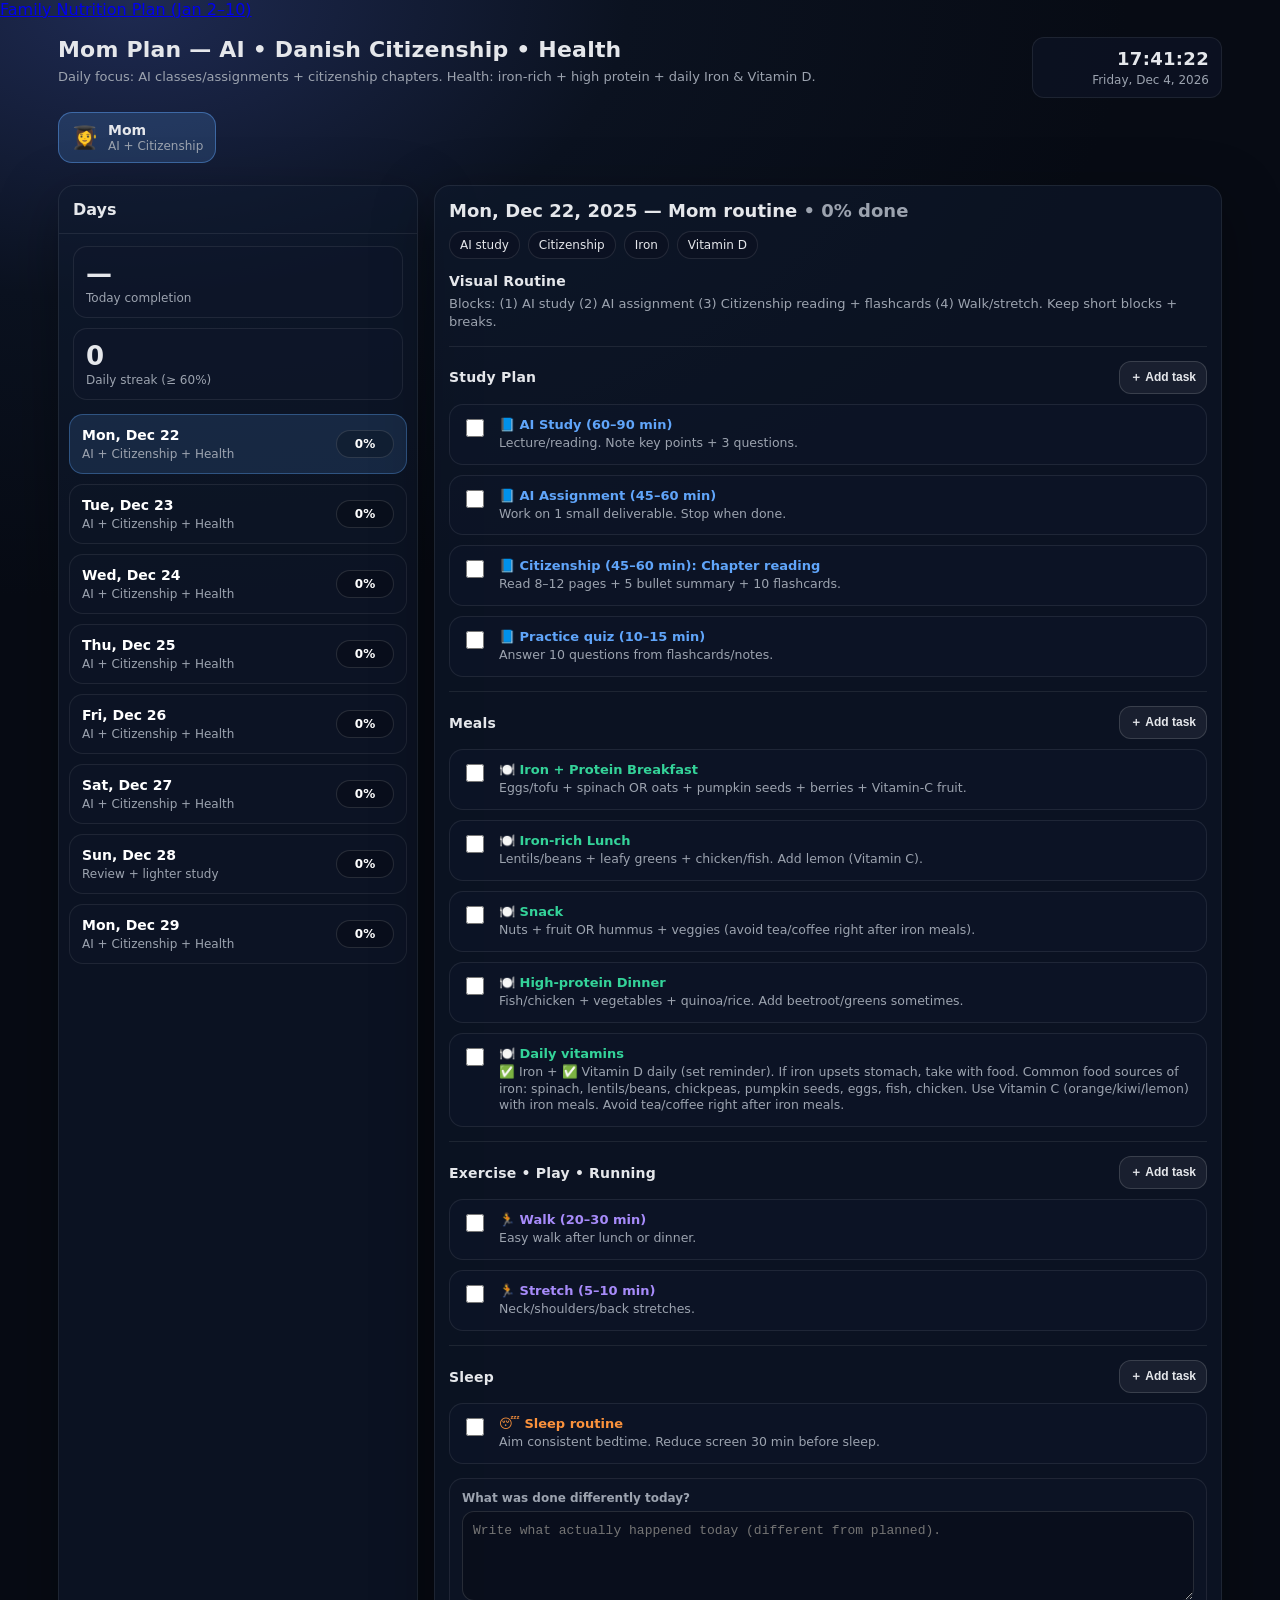
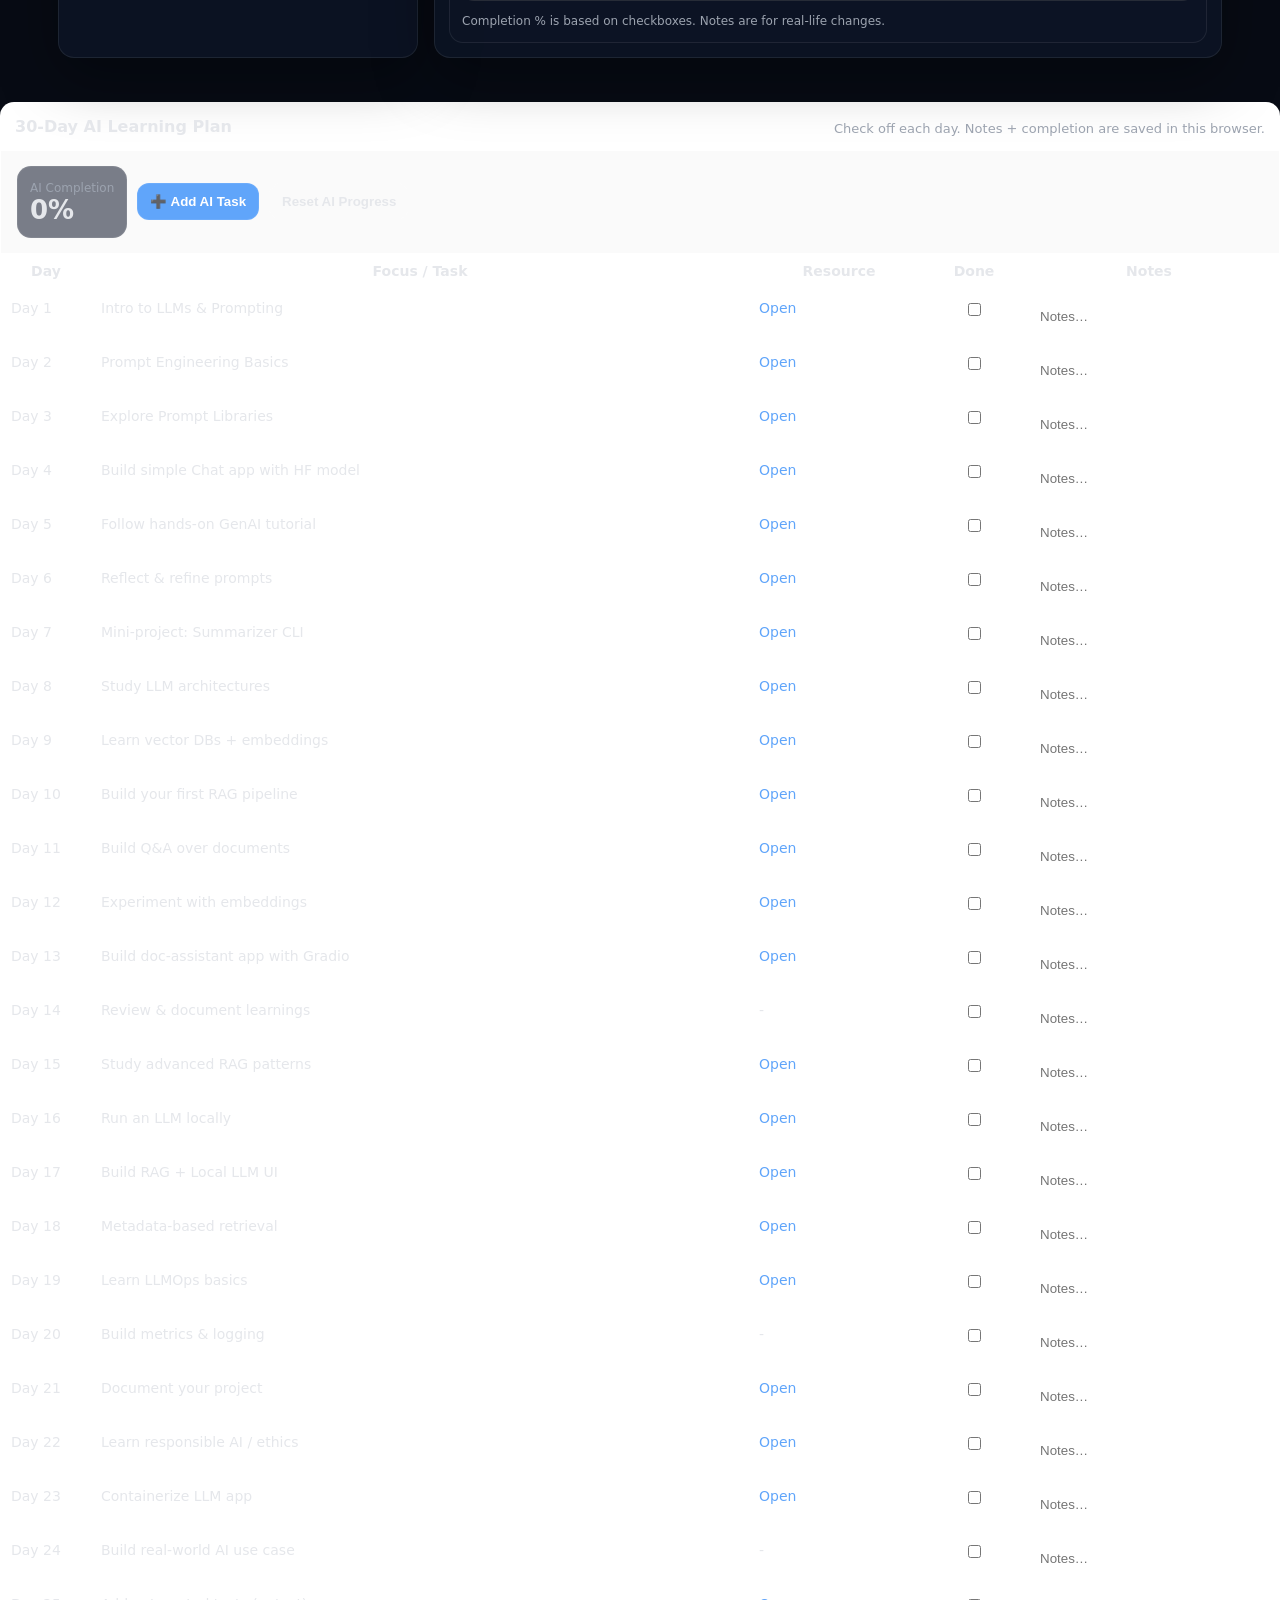
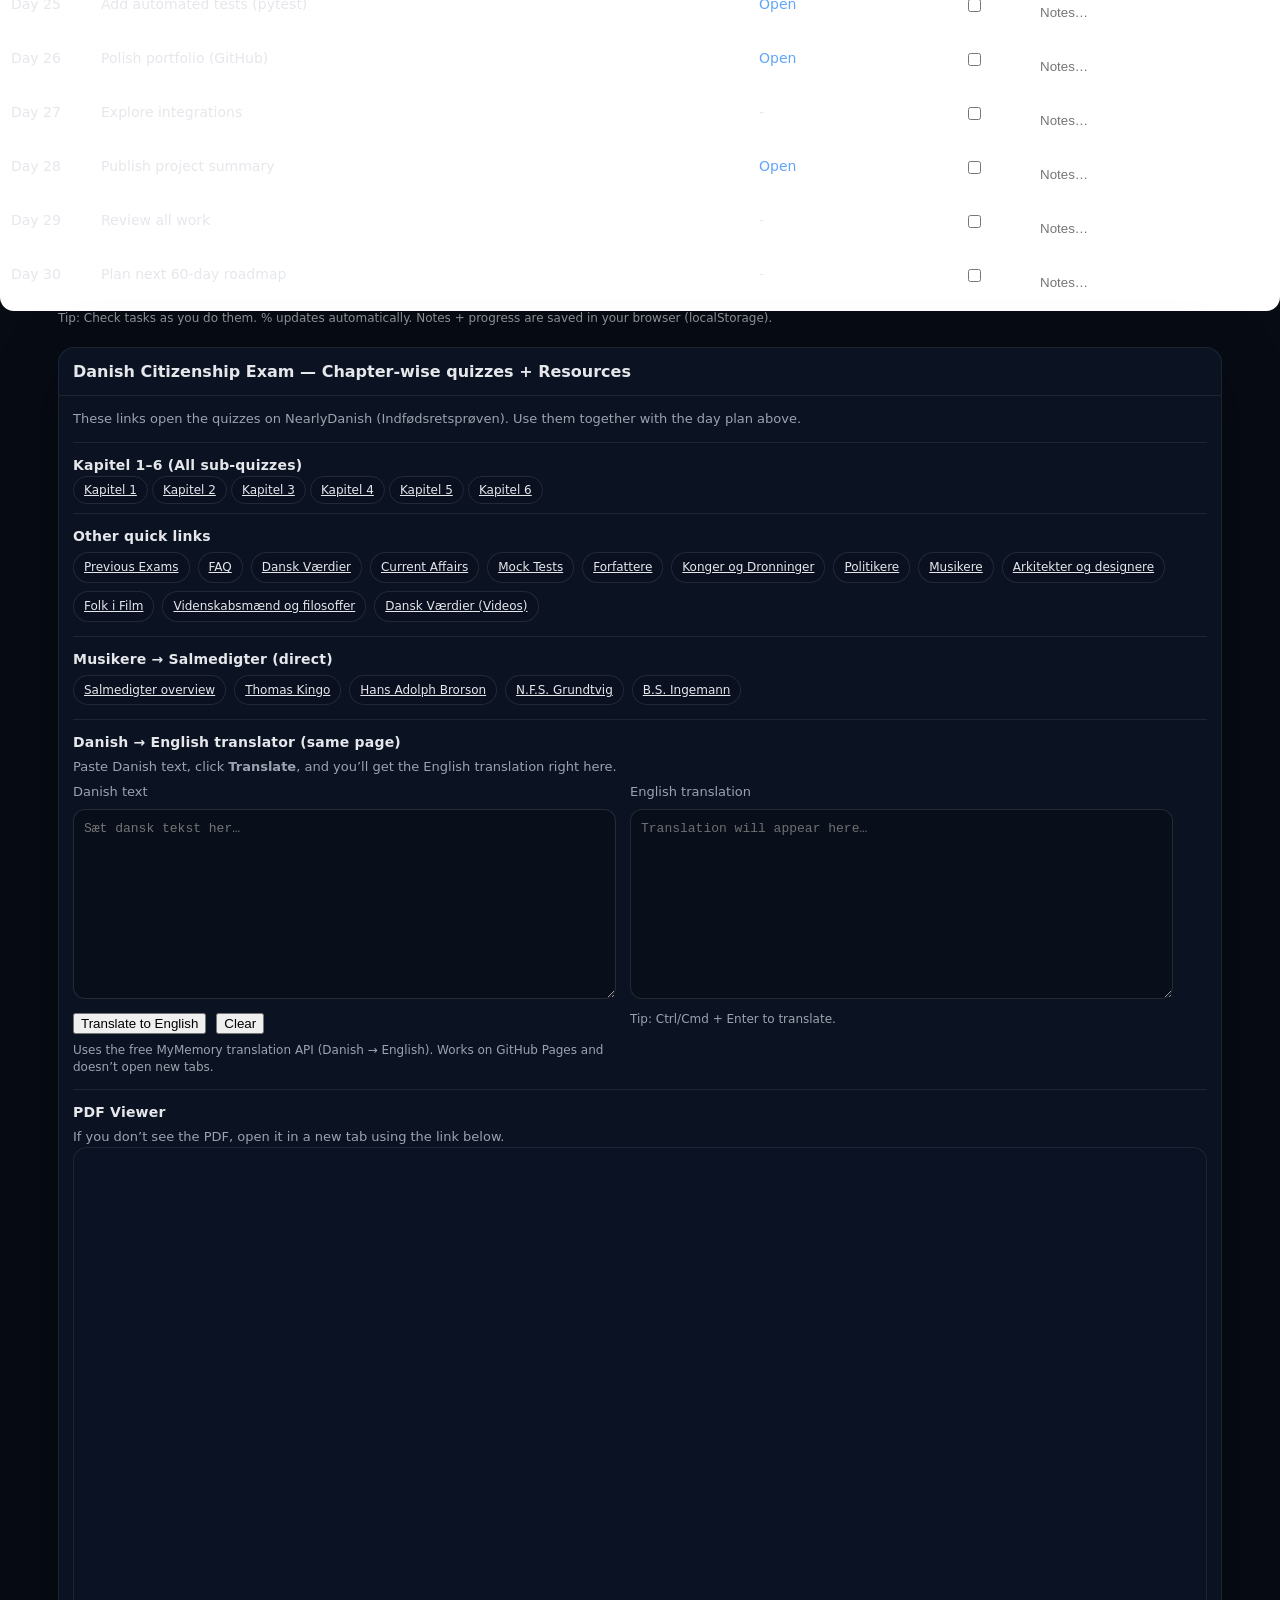
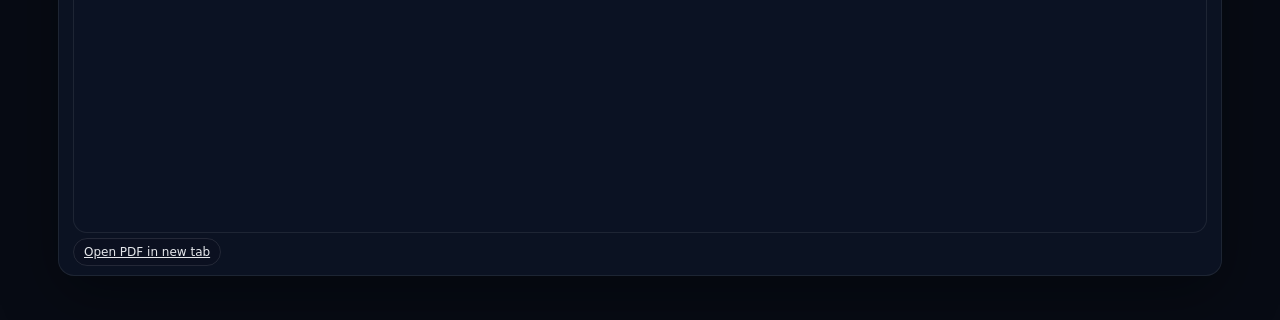
<file: mom.html>
<!DOCTYPE html>
<html lang="en">
<head>
  <meta charset="UTF-8" />
  <meta name="viewport" content="width=device-width,initial-scale=1" />
  <title>Mom — Masters AI + Citizenship + Health</title>

  <a href="nutrients.html">Family Nutrition Plan (Jan 2–10)</a>
  
  <style>
    :root{
      --bg:#0b1220;
      --panel:#101a2e;
      --card:#0f172a;
      --text:#e5e7eb;
      --muted:#9ca3af;
      --line:rgba(255,255,255,0.08);

      --blue:#60a5fa;
      --green:#34d399;
      --purple:#a78bfa;
      --orange:#fb923c;
      --red:#f87171;
      --white:#ffffff;
    }

    *{ box-sizing:border-box; }
    body{
      margin:0;
      font-family: ui-sans-serif, system-ui, -apple-system, Segoe UI, Roboto, Arial, "Noto Sans", "Apple Color Emoji","Segoe UI Emoji";
      background: radial-gradient(1000px 600px at 10% 0%, #1e2a52 0%, var(--bg) 50%, #070b14 100%);
      color: var(--text);
    }

    .topbar{
      padding:18px 18px 10px;
      max-width: 1200px;
      margin:0 auto;
    }

    .titleRow{
      display:flex;
      gap:12px;
      align-items:flex-start;
      justify-content:space-between;
      flex-wrap:wrap;
    }

    .titleBlock h1{
      margin:0;
      font-size: 22px;
      font-weight:800;
      letter-spacing: 0.2px;
    }
    .subtitle{
      margin-top:6px;
      color: var(--muted);
      font-size: 13px;
      line-height: 1.35;
      max-width: 900px;
    }

    .clock{
      display:flex;
      flex-direction:column;
      gap:4px;
      align-items:flex-end;
      padding:10px 12px;
      border: 1px solid var(--line);
      background: rgba(15, 23, 42, 0.55);
      border-radius: 12px;
      min-width: 190px;
    }
    .clockTime{
      font-size: 18px;
      font-weight: 800;
      letter-spacing: .3px;
    }
    .clockDate{
      font-size: 12px;
      color: var(--muted);
    }

    .tabs{
      margin-top: 14px;
      display:flex;
      gap:10px;
      flex-wrap:wrap;
    }
    .tabBtn{
      border: 1px solid var(--line);
      background: rgba(15,23,42,0.35);
      color: var(--text);
      padding: 10px 12px;
      border-radius: 14px;
      cursor:pointer;
      display:flex;
      align-items:center;
      gap:10px;
      transition: .15s ease;
      user-select:none;
    }
    .tabBtn:hover{ transform: translateY(-1px); border-color: rgba(255,255,255,.18); }
    .tabBtn.active{
      background: rgba(96,165,250,0.18);
      border-color: rgba(96,165,250,0.45);
    }
    .tabIcon{ font-size: 22px; line-height: 1; }
    .tabText{ display:flex; flex-direction:column; line-height:1.05; }
    .tabText strong{ font-size: 14px; }
    .tabText span{ font-size: 12px; color: var(--muted); margin-top:2px; }

    .layout{
      max-width: 1200px;
      margin: 12px auto 26px;
      padding: 0 18px 18px;
      display:grid;
      grid-template-columns: 360px 1fr;
      gap:16px;
    }

    @media (max-width: 980px){
      .layout{ grid-template-columns: 1fr; }
      .clock{ align-items:flex-start; }
    }

    .panel{
      border: 1px solid var(--line);
      background: rgba(16,26,46,0.55);
      border-radius: 16px;
      overflow:hidden;
      box-shadow: 0 18px 60px rgba(0,0,0,0.35);
    }

    .panelHeader{
      padding: 14px 14px;
      border-bottom: 1px solid var(--line);
      display:flex;
      align-items:center;
      justify-content:space-between;
      gap:10px;
    }
    .panelHeader h2{
      margin:0;
      font-size: 16px;
      font-weight: 800;
    }

    .stats{
      padding: 12px 14px 6px;
      display:grid;
      grid-template-columns: 1fr;
      gap:10px;
    }
    .statCard{
      border: 1px solid var(--line);
      background: rgba(15,23,42,0.55);
      border-radius: 14px;
      padding: 12px;
    }
    .statBig{
      font-size: 26px;
      font-weight: 900;
      margin:0;
    }
    .statLabel{
      margin-top:2px;
      color: var(--muted);
      font-size: 12px;
    }

    .daysList{
      padding: 8px 10px 14px;
      display:flex;
      flex-direction:column;
      gap:10px;
      max-height: 62vh;
      overflow:auto;
    }
    .dayItem{
      border: 1px solid var(--line);
      background: rgba(15,23,42,0.35);
      border-radius: 14px;
      padding: 12px;
      display:flex;
      justify-content:space-between;
      gap:12px;
      cursor:pointer;
      transition: .12s ease;
    }
    .dayItem:hover{ border-color: rgba(255,255,255,.16); transform: translateY(-1px); }
    .dayItem.active{
      background: rgba(96,165,250,0.14);
      border-color: rgba(96,165,250,0.35);
    }
    .dayLeft{ display:flex; flex-direction:column; gap:4px; }
    .dayDate{ font-weight: 800; font-size: 14px; color: var(--white); }
    .dayTheme{ font-size: 12px; color: var(--muted); }

    .badge{
      align-self:center;
      min-width: 58px;
      text-align:center;
      padding: 6px 10px;
      border-radius: 999px;
      border: 1px solid rgba(255,255,255,0.12);
      background: rgba(0,0,0,0.22);
      font-weight: 900;
      font-size: 12px;
      color: var(--white);
      white-space:nowrap;
    }

    .detail{ padding: 14px; }
    .detailTitle{
      display:flex;
      align-items:flex-start;
      justify-content:space-between;
      gap:12px;
      flex-wrap:wrap;
    }
    .detailTitle h3{
      margin:0;
      font-size: 18px;
      font-weight: 900;
    }

    .chips{
      display:flex;
      gap:8px;
      flex-wrap:wrap;
      margin-top:10px;
    }
    .chip{
      border: 1px solid rgba(255,255,255,0.10);
      background: rgba(11,16,32,0.55);
      padding: 6px 10px;
      border-radius: 999px;
      font-size: 12px;
      color: var(--text);
    }

    .section{
      margin-top:14px;
      padding-top: 14px;
      border-top: 1px solid var(--line);
    }
    .sectionHead{
      display:flex;
      align-items:center;
      justify-content:space-between;
      gap:10px;
      margin-bottom: 8px;
    }
    .sectionHead h4{
      margin:0;
      font-size: 14px;
      font-weight: 900;
      letter-spacing:.2px;
    }
    .addBtn{
      border: 1px solid rgba(255,255,255,0.14);
      background: rgba(255,255,255,0.06);
      color: var(--text);
      padding: 7px 10px;
      border-radius: 12px;
      cursor:pointer;
      font-weight: 700;
      font-size: 12px;
    }
    .addBtn:hover{ border-color: rgba(255,255,255,0.22); transform: translateY(-1px); }

    .routineText{
      color: var(--muted);
      font-size: 13px;
      line-height:1.4;
      margin: 6px 0 0;
    }

    .taskCard{
      border: 1px solid var(--line);
      background: rgba(15,23,42,0.45);
      border-radius: 14px;
      padding: 12px;
      display:flex;
      gap:12px;
      align-items:flex-start;
      margin-top:10px;
    }

    .taskCard input[type="checkbox"]{
      width: 18px;
      height: 18px;
      margin-top: 2px;
      accent-color: #60a5fa;
      cursor:pointer;
    }

    .taskMain{
      flex:1;
      display:flex;
      flex-direction:column;
      gap:3px;
    }
    .taskTitle{
      font-weight: 900;
      font-size: 13px;
      margin:0;
    }
    .taskNote{
      margin:0;
      color: var(--muted);
      font-size: 12.5px;
      line-height: 1.35;
    }

    /* Category colors */
    .pillStudy{ color: var(--blue); }
    .pillFood{ color: var(--green); }
    .pillMove{ color: var(--purple); }
    .pillSleep{ color: var(--orange); }

    .notesBox{
      margin-top: 14px;
      border: 1px solid var(--line);
      background: rgba(15,23,42,0.40);
      border-radius: 14px;
      padding: 12px;
    }
    .notesBox label{
      font-size: 12px;
      color: var(--muted);
      display:block;
      margin-bottom: 6px;
      font-weight: 700;
    }
    textarea{
      width: 100%;
      min-height: 90px;
      resize: vertical;
      border-radius: 12px;
      padding: 10px;
      border: 1px solid rgba(255,255,255,0.12);
      background: rgba(0,0,0,0.22);
      color: var(--text);
      outline:none;
      font-size: 13px;
      line-height: 1.4;
    }

    .smallHelp{
      margin-top: 8px;
      color: var(--muted);
      font-size: 12px;
      line-height: 1.4;
    }

    .footerHint{
      max-width: 1200px;
      margin: 0 auto 22px;
      padding: 0 18px;
      color: rgba(255,255,255,0.55);
      font-size: 12px;
    }
  
    /* Translator layout */
    .translatorGrid{display:grid;grid-template-columns:1fr;gap:12px;max-width:1100px;}
    @media (min-width: 900px){
      .translatorGrid{grid-template-columns:1fr 1fr;align-items:start;}
    }
    .translatorBox{border:1px solid var(--line);border-radius:12px;padding:12px;background:rgba(15,23,42,0.25);}

  /* ===== AI 30-day table ===== */
  .aiWrap{ margin: 18px 0 0; background: var(--white); border:1px solid var(--line); border-radius:14px; overflow:hidden;}
  .subtitleSmall{ color:var(--muted); font-size:13px; margin-top:4px;}
  .aiTop{ display:flex; align-items:center; gap:10px; padding:14px 16px; border-top:1px solid var(--line); border-bottom:1px solid var(--line); background: #fafafa;}
  .btn{ border:1px solid var(--line); background: var(--blue); color:white; padding:10px 12px; border-radius:12px; cursor:pointer; font-weight:700;}
  .btn:hover{ filter:brightness(0.98); }
  .btn.ghost{ background:transparent; color:var(--text); }
  .aiTableWrap{ overflow:auto; }
  table.aiTable{ width:100%; border-collapse:collapse; font-size:14px; }
  .aiTable th, .aiTable td{ border-bottom:1px solid var(--line); padding:10px 10px; vertical-align:top; }
  .aiTable thead th{ position:sticky; top:0; background:white; z-index:1; }
  .aiTable a{ color: var(--blue); text-decoration:none; }
  .aiTable a:hover{ text-decoration:underline; }
  .aiTable input[type="text"]{ width:100%; padding:8px 10px; border:1px solid var(--line); border-radius:10px; }
  .aiTable .doneCell{ text-align:center; }

</style>
</head>

<body>
  <div class="topbar">
    <div class="titleRow">
      <div class="titleBlock">
        <h1>Mom Plan — AI • Danish Citizenship • Health</h1>
        <div class="subtitle" id="subtitle">
          Kaushal routine: short blocks, clear steps, movement breaks, and simple tracking. Diet focus: GF/CF/Sugar-free/Low oil + high protein.
        </div>
      </div>

      <div class="clock">
        <div class="clockTime" id="clockTime">--:--:--</div>
        <div class="clockDate" id="clockDate">---</div>
      </div>
    </div>

    <div class="tabs">
      <div class="tabBtn active" data-profile="mom">
        <div class="tabIcon">👩‍🎓</div>
        <div class="tabText"><strong>Mom</strong><span>AI + Citizenship</span></div>
      </div>
    </div>

</div>
  </div>

  <div class="layout">
    <!-- LEFT: DAYS -->
    <div class="panel">
      <div class="panelHeader">
        <h2>Days</h2>
      </div>

      <div class="stats">
        <div class="statCard">
          <div class="statBig" id="todayCompletion">0%</div>
          <div class="statLabel">Today completion</div>
        </div>
        <div class="statCard">
          <div class="statBig" id="dailyStreak">0</div>
          <div class="statLabel">Daily streak (≥ 60%)</div>
        </div>
      </div>

      <div class="daysList" id="daysList"></div>
    </div>

    <!-- RIGHT: DETAILS -->
    <div class="panel">
      <div class="detail" id="detail"></div>
    </div>
  </div>

  
  <!-- AI 30-DAY PLAN -->
  <div class="aiWrap">
    <div class="panelHeader">
      <h2>30‑Day AI Learning Plan</h2>
      <div class="subtitleSmall">Check off each day. Notes + completion are saved in this browser.</div>
    </div>

    <div class="aiTop">
      <div class="statCard">
        <div class="statLabel">AI Completion</div>
        <div class="statBig" id="aiCompletion">0%</div>
      </div>
      <button class="btn" id="btnAddAiRow">➕ Add AI Task</button>
      <button class="btn ghost" id="btnResetAi">Reset AI Progress</button>
    </div>

    <div class="aiTableWrap">
      <table class="aiTable" id="aiTable">
        <thead>
          <tr>
            <th style="width:90px;">Day</th>
            <th>Focus / Task</th>
            <th style="width:180px;">Resource</th>
            <th style="width:90px;">Done</th>
            <th style="width:260px;">Notes</th>
          </tr>
        </thead>
        <tbody id="aiTbody"></tbody>
      </table>
    </div>
  </div>

<div class="footerHint">
    Tip: Check tasks as you do them. % updates automatically. Notes + progress are saved in your browser (localStorage).
  </div>

<script>
/** =========================
 *  DATE HELPERS
 *  ========================= */
function iso(d){ return d.toISOString().slice(0,10); }
function listDates(startISO, endISO){
  const out = [];
  const start = new Date(startISO + "T00:00:00");
  const end = new Date(endISO + "T00:00:00");
  for(let d = new Date(start); d <= end; d.setDate(d.getDate()+1)){
    out.push(iso(d));
  }
  return out;
}
const PLAN_DATES = listDates("2025-12-22","2026-01-04");

/** =========================
 *  TASK TEMPLATES (easy + consistent)
 *  ========================= */
function kaushalTasksForDate(dateISO){
  // small gentle variations by weekday
  const d = new Date(dateISO + "T00:00:00");
  const wd = d.getDay(); // 0 Sun ... 6 Sat

  const math = (wd===0) ? "Math (20 min): Review + 5 easy questions"
           : (wd===6) ? "Math (20 min): Number bonds to 10 (using objects)"
           : "Math (20 min): Add/sub within 10 (10 questions only)";

  const danish = (wd===0) ? "Danish (15–20 min): Flashcards (10 words)"
              : (wd===3) ? "Danish (15–20 min): Simple Q&A (Hvad hedder du? Hvor bor du?)"
              : "Danish (15–20 min): 5 words + write 2 words";

  const english = (wd===5) ? "English (15–20 min): Sight words (5 words) + write once"
               : "English (15–20 min): Read together + copy 1 short sentence";

  const theme = (wd===0) ? "Sunday calm + review"
              : (wd===6) ? "Weekend routine + fun"
              : "Consistency + small progress";

  return {
    theme,
    routine:
      "Morning: breakfast → 10 min movement → Study Block 1 → break. " +
      "Midday: lunch → outdoor play. " +
      "Afternoon: Study Block 2 → break → calm activity. " +
      "Evening: light walk/stretch → dinner → short story → sleep routine.",
    sections:{
      study:[
        { t: math, n:"Keep it short. Stop early if tired. Use real items (beans/lego/cards)." },
        { t: danish, n:"Say + point to picture + repeat 3 times. Celebrate effort." },
        { t: english, n:"Keep reading positive. One neat sentence is enough." },
      ],
      meals:[
        { t:"Breakfast", n:"Idli + sambar (extra lentils) OR oats porridge with unsweetened plant milk + seeds." },
        { t:"Lunch", n:"Rice + dal + greens (spinach) + cucumber. Add boiled egg OR grilled chicken/fish." },
        { t:"Snack", n:"Seasonal fruit + nuts OR roasted chana (small)." },
        { t:"Dinner", n:"Millet dosa/roti + vegetable curry (light oil) + fish/chicken (as available)." },
      ],
      move:[
        { t:"Movement (10 min)", n:"Animal walks / jumping / dance 2 songs." },
        { t:"Outdoor play (20–30 min)", n:"Park time, ball throw/catch, simple chase game." },
        { t:"Calm body (5–10 min)", n:"Stretch + deep breaths. Short walk after dinner." },
      ],
      sleep:[
        { t:"Sleep routine", n:"Aim: wind down 7:30pm → story → sleep by 8:00pm." },
      ]
    }
  };
}

function parnikaTasksForDate(dateISO){
  const d = new Date(dateISO + "T00:00:00");
  const wd = d.getDay();
  const theme = "Play + healthy routine";
  const play = (wd===0) ? "Play learning (10–15 min): Puzzles + matching"
             : (wd===2) ? "Play learning (10–15 min): Counting toys 1–10"
             : "Play learning (10–15 min): Colors + shapes";

  return {
    theme,
    routine:
      "Morning: breakfast → outdoor play. Midday: lunch → nap/quiet time. " +
      "Afternoon: crafts + movement. 4:30pm–7:30pm: online school. " +
      "Evening: dinner → story → sleep by 8:00pm.",
    sections:{
      study:[
        { t: play, n:"Keep it fun and short. Stop while still happy." },
        { t:"Story time (10 min)", n:"Read 1 small book. Ask 2 easy questions." },
        { t:"Online school (4:30–7:30 pm)", n:"Support with water/snack breaks if allowed. Calm after class." },
      ],
      meals:[
        { t:"Breakfast", n:"Egg/banana pancake (no sugar) OR oats + fruit." },
        { t:"Lunch", n:"Rice + dal + veg OR small chicken/fish + veg." },
        { t:"Snack", n:"Fruit + small nuts (if safe) OR roasted chana (small)." },
        { t:"Dinner", n:"Light dinner: veg + protein (egg/chicken/fish)." },
      ],
      move:[
        { t:"Outdoor play (30 min)", n:"Park, swing, running games with Kaushal." },
        { t:"Music & movement (10 min)", n:"Dance to 2 songs." },
        { t:"Calm-down (5 min)", n:"Stretch + deep breaths before sleep." },
      ],
      sleep:[
        { t:"Sleep by 8:00pm", n:"Dim lights after 7:30pm. Same bedtime daily." }
      ]
    }
  };
}

function momTasksForDate(dateISO){
  const d = new Date(dateISO + "T00:00:00");
  const wd = d.getDay();
  const theme = (wd===0) ? "Review + lighter study" : "AI + Citizenship + Health";

  // Vitamin “alternatives” reminder (safe, general)
  const supplementsNote =
    "✅ Iron + ✅ Vitamin D daily (set reminder). If iron upsets stomach, take with food. " +
    "Common food sources of iron: spinach, lentils/beans, chickpeas, pumpkin seeds, eggs, fish, chicken. " +
    "Use Vitamin C (orange/kiwi/lemon) with iron meals. Avoid tea/coffee right after iron meals.";

  return {
    theme,
    routine:
      "Blocks: (1) AI study (2) AI assignment (3) Citizenship reading + flashcards (4) Walk/stretch. " +
      "Keep short blocks + breaks.",
    sections:{
      study:[
        { t:"AI Study (60–90 min)", n:"Lecture/reading. Note key points + 3 questions." },
        { t:"AI Assignment (45–60 min)", n:"Work on 1 small deliverable. Stop when done." },
        { t:"Citizenship (45–60 min): Chapter reading", n:"Read 8–12 pages + 5 bullet summary + 10 flashcards." },
        { t:"Practice quiz (10–15 min)", n:"Answer 10 questions from flashcards/notes." },
      ],
      meals:[
        { t:"Iron + Protein Breakfast", n:"Eggs/tofu + spinach OR oats + pumpkin seeds + berries + Vitamin-C fruit." },
        { t:"Iron-rich Lunch", n:"Lentils/beans + leafy greens + chicken/fish. Add lemon (Vitamin C)." },
        { t:"Snack", n:"Nuts + fruit OR hummus + veggies (avoid tea/coffee right after iron meals)." },
        { t:"High-protein Dinner", n:"Fish/chicken + vegetables + quinoa/rice. Add beetroot/greens sometimes." },
        { t:"Daily vitamins", n: supplementsNote },
      ],
      move:[
        { t:"Walk (20–30 min)", n:"Easy walk after lunch or dinner." },
        { t:"Stretch (5–10 min)", n:"Neck/shoulders/back stretches." },
      ],
      sleep:[
        { t:"Sleep routine", n:"Aim consistent bedtime. Reduce screen 30 min before sleep." }
      ]
    }
  };
}

function dadTasksForDate(dateISO){
  const d = new Date(dateISO + "T00:00:00");
  const isBeforeExam = (dateISO <= "2026-01-04"); // exam Jan 4
  const theme = isBeforeExam ? "Salesforce focus + Driving theory" : "Driving focus";

  return {
    theme,
    routine:
      "Until Jan 4: Salesforce daily + small driving theory block. " +
      "Goal: Danish driving license completed by February (steady practice).",
    sections:{
      study:[
        { t:"Salesforce (60–120 min)", n:"Revision + 30 practice questions. Review wrong answers." },
        { t:"Salesforce mock (20–30 min)", n:"Timed mini test. Track score." },
        { t:"Driving theory (30–45 min)", n:"Read 1 topic + 20 practice questions." },
        { t:"Driving practical prep (10 min)", n:"Review mistakes list OR watch 1 short lesson video." },
      ],
      meals:[
        { t:"Hydration", n:"Water. Keep caffeine moderate. Avoid heavy meals before long study blocks." },
        { t:"Balanced meals", n:"Protein + veg + carbs (stable energy)." },
      ],
      move:[
        { t:"Walk (15–20 min)", n:"Short walk to reset mind." },
        { t:"Stretch (5 min)", n:"Back/neck stretches." },
      ],
      sleep:[
        { t:"Sleep", n:"Try for 7 hours when possible." }
      ]
    }
  };
}

/** =========================
 *  BUILD DAYS FOR EACH PROFILE
 *  ========================= */
function buildDays(profile){
  return PLAN_DATES.map(dateISO=>{
    const d = new Date(dateISO + "T00:00:00");
    const pretty = d.toLocaleDateString(undefined, { weekday:"short", month:"short", day:"numeric", year:"numeric" });

    let pack;
    if(profile==="kaushal") pack = kaushalTasksForDate(dateISO);
    if(profile==="parnika") pack = parnikaTasksForDate(dateISO);
    if(profile==="mom")     pack = momTasksForDate(dateISO);
    if(profile==="dad")     pack = dadTasksForDate(dateISO);

    return {
      id: dateISO,
      title: `${pretty} — ${profile.charAt(0).toUpperCase()+profile.slice(1)} routine`,
      theme: pack.theme,
      routine: pack.routine,
      sections: pack.sections
    };
  });
}

/** =========================
 *  DATA (Plans)
 *  ========================= */
const plans = {
  kaushal: {
    header: "Kaushal — Holiday Plan (Dec 22, 2025 → Jan 4, 2026)",
    subtitle: "Kaushal routine: short blocks, clear steps, movement breaks, and simple tracking. Diet focus: gluten-free, casein-free, sugar-free, low oil, high protein.",
    chips: ["GF", "Casein-free", "Sugar-free", "Low oil"],
    days: buildDays("kaushal")
  },
  parnika: {
    header: "Parnika — Holiday Plan (Dec 22, 2025 → Jan 4, 2026) + Online School (4:30pm–7:30pm)",
    subtitle: "3.9 years: play-based learning, simple routines, healthy food, early sleep.",
    chips: ["Play-based", "Healthy", "Early sleep"],
    days: buildDays("parnika")
  },
  mom: {
    header: "Mom — Masters AI + Danish Citizenship Exam (Goal: May 2026) + Health",
    subtitle: "Daily focus: AI classes/assignments + citizenship chapters. Health: iron-rich + high protein + daily Iron & Vitamin D.",
    chips: ["AI study", "Citizenship", "Iron", "Vitamin D"],
    days: buildDays("mom")
  },
  dad: {
    header: "Dad — Salesforce Exam (Jan 4) + Danish Driving License (Goal: Feb)",
    subtitle: "Daily focus: Salesforce revision until Jan 4, plus driving theory. Goal: driving license completed by February.",
    chips: ["Salesforce", "Driving Theory", "Driving Practice"],
    days: buildDays("dad")
  }
};

/** =========================
 *  STATE + STORAGE
 *  ========================= */
let currentProfile = "mom";
let currentDayId = plans[currentProfile].days[0].id;

function storageKey(profile){ return `familyPlan_v3_${profile}`; }

function loadProfileState(profile){
  const raw = localStorage.getItem(storageKey(profile));
  if(!raw) return {};
  try { return JSON.parse(raw); } catch(e){ return {}; }
}

function saveProfileState(profile, state){
  localStorage.setItem(storageKey(profile), JSON.stringify(state));
}

function getDayState(profile, dayId){
  const state = loadProfileState(profile);
  return state[dayId] || { checks:{}, notes:"" };
}

function setDayState(profile, dayId, dayState){
  const state = loadProfileState(profile);
  state[dayId] = dayState;
  saveProfileState(profile, state);
}

/** =========================
 *  COMPLETION
 *  ========================= */
function flattenTasks(day){
  const out = [];
  const sections = day.sections || {};
  Object.keys(sections).forEach(sec=>{
    sections[sec].forEach((task, idx)=>{
      out.push({ sec, idx, t: task.t, n: task.n, key: `${sec}_${idx}` });
    });
  });
  return out;
}

function computeCompletionForDay(profile, day){
  const ds = getDayState(profile, day.id);
  const allTasks = flattenTasks(day);
  const total = allTasks.length;
  if(total === 0) return 0;
  const done = allTasks.filter(task => ds.checks[task.key] === true).length;
  return Math.round((done/total) * 100);
}

function computeTodayCompletion(profile){
  const todayId = new Date().toISOString().slice(0,10);
  const day = plans[profile].days.find(d=>d.id === todayId);
  if(!day) return null;
  return computeCompletionForDay(profile, day);
}

function computeStreak(profile){
  // streak: consecutive plan days (ending today) with >= 60%
  const todayId = new Date().toISOString().slice(0,10);
  const planDays = plans[profile].days.map(d=>d.id);
  const todayIndex = planDays.indexOf(todayId);
  if(todayIndex === -1) return 0;

  let streak = 0;
  for(let i=todayIndex; i>=0; i--){
    const day = plans[profile].days[i];
    const pct = computeCompletionForDay(profile, day);
    if(pct >= 60) streak++;
    else break;
  }
  return streak;
}

/** =========================
 *  RENDER LEFT (Days)
 *  ========================= */
function renderDays(){
  const list = document.getElementById("daysList");
  list.innerHTML = "";

  const profilePlan = plans[currentProfile];
  profilePlan.days.forEach(day=>{
    const pct = computeCompletionForDay(currentProfile, day);

    const item = document.createElement("div");
    item.className = "dayItem" + (day.id === currentDayId ? " active" : "");
    item.onclick = () => { currentDayId = day.id; renderAll(); };

    const left = document.createElement("div");
    left.className = "dayLeft";

    const date = document.createElement("div");
    date.className = "dayDate";
    // keep it short on left:
    const d = new Date(day.id + "T00:00:00");
    date.textContent = d.toLocaleDateString(undefined, { weekday:"short", month:"short", day:"numeric" });

    const theme = document.createElement("div");
    theme.className = "dayTheme";
    theme.textContent = day.theme || "";

    left.appendChild(date);
    left.appendChild(theme);

    const badge = document.createElement("div");
    badge.className = "badge";
    badge.textContent = `${pct}%`;

    item.appendChild(left);
    item.appendChild(badge);
    list.appendChild(item);
  });

  const todayPct = computeTodayCompletion(currentProfile);
  document.getElementById("todayCompletion").textContent = (todayPct === null ? "—" : `${todayPct}%`);
  document.getElementById("dailyStreak").textContent = computeStreak(currentProfile).toString();
}

/** =========================
 *  RENDER RIGHT (Details)
 *  ========================= */
function renderDetail(){
  const detail = document.getElementById("detail");
  const p = plans[currentProfile];
  const day = p.days.find(d=>d.id === currentDayId) || p.days[0];
  const ds = getDayState(currentProfile, day.id);

  const chipsHTML = (p.chips || []).map(c=>`<span class="chip">${escapeHtml(c)}</span>`).join("");

  function taskCard(sec, idx, task){
    const key = `${sec}_${idx}`;
    const checked = ds.checks[key] === true;

    let pillClass = "";
    let labelPrefix = "";
    if(sec === "study"){ pillClass = "pillStudy"; labelPrefix = "📘 "; }
    if(sec === "meals"){ pillClass = "pillFood";  labelPrefix = "🍽️ "; }
    if(sec === "move"){  pillClass = "pillMove";  labelPrefix = "🏃 "; }
    if(sec === "sleep"){ pillClass = "pillSleep"; labelPrefix = "😴 "; }

    return `
      <div class="taskCard">
        <input type="checkbox" data-taskkey="${key}" ${checked ? "checked" : ""} />
        <div class="taskMain">
          <p class="taskTitle ${pillClass}">${labelPrefix}${escapeHtml(task.t)}</p>
          <p class="taskNote">${escapeHtml(task.n || "")}</p>
        </div>
      </div>
    `;
  }

  function sectionBlock(sec, title){
    const tasks = (day.sections && day.sections[sec]) ? day.sections[sec] : [];
    const cards = tasks.map((t, idx)=>taskCard(sec, idx, t)).join("");

    return `
      <div class="section" data-section="${sec}">
        <div class="sectionHead">
          <h4>${escapeHtml(title)}</h4>
          <button class="addBtn" data-add="${sec}">＋ Add task</button>
        </div>
        ${cards || `<div class="routineText">No tasks yet. Click “Add task”.</div>`}
      </div>
    `;
  }

  const pct = computeCompletionForDay(currentProfile, day);

  detail.innerHTML = `
    <div class="detailTitle">
      <div>
        <h3>${escapeHtml(day.title)} <span style="color:var(--muted); font-weight:800;">• ${pct}% done</span></h3>
        <div class="chips">${chipsHTML}</div>
      </div>
    </div>

    <div class="section" style="border-top:none; padding-top:0;">
      <div class="sectionHead" style="margin-bottom:6px;">
        <h4>Visual Routine</h4>
      </div>
      <p class="routineText">${escapeHtml(day.routine || "")}</p>
    </div>

    ${sectionBlock("study", "Study Plan")}
    ${sectionBlock("meals", "Meals")}
    ${sectionBlock("move", "Exercise • Play • Running")}
    ${sectionBlock("sleep", "Sleep")}

    <div class="notesBox">
      <label>What was done differently today?</label>
      <textarea id="notes" placeholder="Write what actually happened today (different from planned).">${escapeHtml(ds.notes || "")}</textarea>
      <div class="smallHelp">
        Completion % is based on checkboxes. Notes are for real-life changes.
      </div>
    </div>
  `;

  // checkbox events
  detail.querySelectorAll('input[type="checkbox"][data-taskkey]').forEach(cb=>{
    cb.addEventListener("change", (e)=>{
      const key = e.target.getAttribute("data-taskkey");
      const dayState = getDayState(currentProfile, day.id);
      dayState.checks[key] = e.target.checked;
      setDayState(currentProfile, day.id, dayState);
      renderAll();
    });
  });

  // notes save
  const notesEl = document.getElementById("notes");
  notesEl.addEventListener("input", ()=>{
    const dayState = getDayState(currentProfile, day.id);
    dayState.notes = notesEl.value;
    setDayState(currentProfile, day.id, dayState);
  });

  // add-task buttons
  detail.querySelectorAll('[data-add]').forEach(btn=>{
    btn.addEventListener("click", ()=>{
      const sec = btn.getAttribute("data-add");
      const t = prompt("Task title (example: Math 20 min: Add within 10)");
      if(!t) return;
      const n = prompt("Task details (example: 10 questions only. Stop at 10.)") || "";

      const dayObj = plans[currentProfile].days.find(d=>d.id === day.id);
      if(!dayObj.sections) dayObj.sections = {};
      if(!dayObj.sections[sec]) dayObj.sections[sec] = [];
      dayObj.sections[sec].push({ t, n });

      renderAll();
    });
  });
}

/** =========================
 *  MAIN RENDER
 *  ========================= */
function renderAll(){
  const p = plans[currentProfile];

  document.querySelectorAll(".tabBtn").forEach(x=>{
    x.classList.toggle("active", x.getAttribute("data-profile") === currentProfile);
  });

  document.querySelector("#subtitle").textContent = p.subtitle;

  if(!p.days.find(d=>d.id === currentDayId)){
    currentDayId = p.days[0].id;
  }
  renderDays();
  renderDetail();
}

/** =========================
 *  Tabs
 *  ========================= */
document.querySelectorAll(".tabBtn").forEach(btn=>{
  btn.addEventListener("click", ()=>{
    const profile = btn.getAttribute("data-profile");

    // For Mom/Dad, open their dedicated pages (GitHub Pages supports simple relative links)
    if(profile === "mom"){ window.location.href = "mom.html"; return; }
    if(profile === "dad"){ window.location.href = "dad.html"; return; }

    // Kaushal/Parnika stay inside this dashboard
    currentProfile = profile;
    currentDayId = plans[currentProfile].days[0].id;
    renderAll();
  });
});

/** =========================
 *  Live Clock
 *  ========================= */
function tickClock(){
  const now = new Date();
  const time = now.toLocaleTimeString(undefined, { hour12:false });
  const date = now.toLocaleDateString(undefined, { weekday:"long", year:"numeric", month:"short", day:"numeric" });
  document.getElementById("clockTime").textContent = time;
  document.getElementById("clockDate").textContent = date;
}
setInterval(tickClock, 1000);
tickClock();

/** =========================
 *  Safety: escape HTML
 *  ========================= */
function escapeHtml(str){
  if(str === null || str === undefined) return "";
  return String(str)
    .replaceAll("&","&amp;")
    .replaceAll("<","&lt;")
    .replaceAll(">","&gt;")
    .replaceAll('"',"&quot;")
    .replaceAll("'","&#039;");
}

/** =========================
 *  Start
 *  ========================= */
renderAll();

/** =========================
 *  Danish → English translator (in-page)
 *  Uses MyMemory free REST API:
 *  https://mymemory.translated.net/doc/spec.php
 *  ========================= */
(function(){
  const input = document.getElementById("daInput");
  const out = document.getElementById("enOutput");
  const btn = document.getElementById("translateBtn");
  const clear = document.getElementById("clearTranslate");
  const status = document.getElementById("translateStatus");

  if(!input || !out || !btn || !clear) return;

  function setStatus(on, msg){
    if(!status) return;
    status.textContent = msg || (on ? "Translating…" : "");
    status.style.display = on ? "inline-flex" : "none";
  }

  async function translateNow(){
    const text = (input.value || "").trim();
    if(!text){
      out.value = "";
      setStatus(false);
      return;
    }

    setStatus(true, "Translating…");
    out.value = "";

    try{
      const url = "https://api.mymemory.translated.net/get?q=" + encodeURIComponent(text) + "&langpair=da|en";
      const res = await fetch(url, { method:"GET" });
      if(!res.ok) throw new Error("HTTP " + res.status);
      const data = await res.json();

      const translated = data?.responseData?.translatedText ?? "";
      out.value = translated;

      // Handle quota / warnings if any
      const details = data?.responseDetails;
      if(details && String(details).trim()){
        setStatus(true, String(details));
        setTimeout(()=> setStatus(false), 3500);
      }else{
        setStatus(false);
      }
    }catch(err){
      out.value = "Translation failed. Please check your internet connection and try again.";
      setStatus(true, "Error");
      setTimeout(()=> setStatus(false), 2500);
      console.error(err);
    }
  }

  btn.addEventListener("click", translateNow);

  input.addEventListener("keydown", (ev)=>{
    if((ev.ctrlKey || ev.metaKey) && ev.key === "Enter"){
      ev.preventDefault();
      translateNow();
    }
  });

  clear.addEventListener("click", ()=>{
    input.value = "";
    out.value = "";
    setStatus(false);
    input.focus();
  });
})();


// ===== 30-Day AI Learning Plan (from CSV) =====
const AI_PLAN_BASE = [{"day": 1, "focus": "Intro to LLMs & Prompting", "link": "https://huggingface.co/learn/llm-course/en/chapter1/1"}, {"day": 2, "focus": "Prompt Engineering Basics", "link": "https://www.analyticsvidhya.com/blog/2024/03/free-chatgpt-prompt-engineering-courses-and-resources/"}, {"day": 3, "focus": "Explore Prompt Libraries", "link": "https://arxiv.org/abs/2202.01279"}, {"day": 4, "focus": "Build simple Chat app with HF model", "link": "https://huggingface.co/models"}, {"day": 5, "focus": "Follow hands-on GenAI tutorial", "link": "https://www.youtube.com/watch?v=bFB4zqkcatU"}, {"day": 6, "focus": "Reflect & refine prompts", "link": "https://huggingface.co/learn"}, {"day": 7, "focus": "Mini-project: Summarizer CLI", "link": "https://github.com"}, {"day": 8, "focus": "Study LLM architectures", "link": "https://huggingface.co/learn/llm-course"}, {"day": 9, "focus": "Learn vector DBs + embeddings", "link": "https://www.pinecone.io/learn/vector-database/"}, {"day": 10, "focus": "Build your first RAG pipeline", "link": "https://www.machinelearningmastery.com/building-a-simple-rag-application-using-llamaindex/"}, {"day": 11, "focus": "Build Q&A over documents", "link": "https://docs.llamaindex.ai"}, {"day": 12, "focus": "Experiment with embeddings", "link": "https://huggingface.co/sentence-transformers"}, {"day": 13, "focus": "Build doc-assistant app with Gradio", "link": "https://www.gradio.app"}, {"day": 14, "focus": "Review & document learnings", "link": "nan"}, {"day": 15, "focus": "Study advanced RAG patterns", "link": "https://docs.llamaindex.ai"}, {"day": 16, "focus": "Run an LLM locally", "link": "https://huggingface.co/models"}, {"day": 17, "focus": "Build RAG + Local LLM UI", "link": "https://www.gradio.app"}, {"day": 18, "focus": "Metadata-based retrieval", "link": "https://docs.llamaindex.ai"}, {"day": 19, "focus": "Learn LLMOps basics", "link": "https://wandb.ai/site"}, {"day": 20, "focus": "Build metrics & logging", "link": "nan"}, {"day": 21, "focus": "Document your project", "link": "https://github.com"}, {"day": 22, "focus": "Learn responsible AI / ethics", "link": "https://www.partnershiponai.org"}, {"day": 23, "focus": "Containerize LLM app", "link": "https://docs.docker.com"}, {"day": 24, "focus": "Build real-world AI use case", "link": "nan"}, {"day": 25, "focus": "Add automated tests (pytest)", "link": "https://docs.pytest.org"}, {"day": 26, "focus": "Polish portfolio (GitHub)", "link": "https://github.com"}, {"day": 27, "focus": "Explore integrations", "link": "nan"}, {"day": 28, "focus": "Publish project summary", "link": "https://www.linkedin.com"}, {"day": 29, "focus": "Review all work", "link": "nan"}, {"day": 30, "focus": "Plan next 60-day roadmap", "link": "nan"}];
const AI_KEY = "mom_ai30_v1";

function loadAiState(){
  const raw = localStorage.getItem(AI_KEY);
  if(raw){
    try { return JSON.parse(raw); } catch(e){}
  }
  // initialize state
  return AI_PLAN_BASE.map(x => ({...x, done:false, notes:""}));
}

function saveAiState(state){
  localStorage.setItem(AI_KEY, JSON.stringify(state));
}

function renderAiTable(){
  const tbody = document.getElementById("aiTbody");
  if(!tbody) return;
  const state = loadAiState();
  tbody.innerHTML = "";

  state.forEach((row, idx) => {
    const tr = document.createElement("tr");

    const tdDay = document.createElement("td");
    tdDay.textContent = "Day " + row.day;
    tr.appendChild(tdDay);

    const tdFocus = document.createElement("td");
    tdFocus.textContent = row.focus;
    tr.appendChild(tdFocus);

    const tdLink = document.createElement("td");
    if(row.link && row.link !== "nan"){
      const a = document.createElement("a");
      a.href = row.link;
      a.target = "_blank";
      a.rel = "noopener";
      a.textContent = "Open";
      tdLink.appendChild(a);
    } else {
      tdLink.textContent = "-";
    }
    tr.appendChild(tdLink);

    const tdDone = document.createElement("td");
    tdDone.className = "doneCell";
    const cb = document.createElement("input");
    cb.type = "checkbox";
    cb.checked = !!row.done;
    cb.addEventListener("change", () => {
      const st = loadAiState();
      st[idx].done = cb.checked;
      saveAiState(st);
      updateAiCompletion();
    });
    tdDone.appendChild(cb);
    tr.appendChild(tdDone);

    const tdNotes = document.createElement("td");
    const input = document.createElement("input");
    input.type = "text";
    input.value = row.notes || "";
    input.placeholder = "Notes…";
    input.addEventListener("input", () => {
      const st = loadAiState();
      st[idx].notes = input.value;
      saveAiState(st);
    });
    tdNotes.appendChild(input);
    tr.appendChild(tdNotes);

    tbody.appendChild(tr);
  });

  updateAiCompletion();
}

function updateAiCompletion(){
  const el = document.getElementById("aiCompletion");
  if(!el) return;
  const st = loadAiState();
  const done = st.filter(x => x.done).length;
  const pct = Math.round((done / st.length) * 100);
  el.textContent = pct + "%";
}

function addAiRow(){
  const st = loadAiState();
  const nextDay = st.length ? Math.max(...st.map(x=>x.day)) + 1 : 1;
  st.push({day: nextDay, focus:"Custom task", link:"", done:false, notes:""});
  saveAiState(st);
  renderAiTable();
}

function resetAi(){
  if(!confirm("Reset AI plan progress and notes?")) return;
  localStorage.removeItem(AI_KEY);
  renderAiTable();
}

document.addEventListener("DOMContentLoaded", () => {
  renderAiTable();
  const addBtn = document.getElementById("btnAddAiRow");
  if(addBtn) addBtn.addEventListener("click", addAiRow);
  const resetBtn = document.getElementById("btnResetAi");
  if(resetBtn) resetBtn.addEventListener("click", resetAi);
});

</script>


  <div class="layout" style="margin-top:14px">
    <div class="panel" style="grid-column:1 / -1">
      <div class="panelHeader">
        <h2>Danish Citizenship Exam — Chapter-wise quizzes + Resources</h2>
      </div>

      <div class="detail" style="padding-top: 8px;">
        <div class="routineText">
          These links open the quizzes on NearlyDanish (Indfødsretsprøven). Use them together with the day plan above.
        </div>

        <div class="section">
          <div class="sectionHead"><h4>Kapitel 1–6 (All sub-quizzes)</h4></div>
          <div class="routineText">
            <a class="chip" href="https://nearlydanish.com/ind/kapitel-1/" target="_blank" rel="noopener">Kapitel 1</a>
            <a class="chip" href="https://nearlydanish.com/ind/kapitel-2/" target="_blank" rel="noopener">Kapitel 2</a>
            <a class="chip" href="https://nearlydanish.com/ind/kapitel-3/" target="_blank" rel="noopener">Kapitel 3</a>
            <a class="chip" href="https://nearlydanish.com/ind/kapitel-4/" target="_blank" rel="noopener">Kapitel 4</a>
            <a class="chip" href="https://nearlydanish.com/ind/kapitel-5/" target="_blank" rel="noopener">Kapitel 5</a>
            <a class="chip" href="https://nearlydanish.com/ind/kapitel-6/" target="_blank" rel="noopener">Kapitel 6</a>
          </div>
        </div>

        <div class="section">
          <div class="sectionHead"><h4>Other quick links</h4></div>
          <div class="routineText" style="display:flex;flex-wrap:wrap;gap:8px">
            <a class="chip" href="https://nearlydanish.com/ind/previous-exams/" target="_blank" rel="noopener">Previous Exams</a>
            <a class="chip" href="https://nearlydanish.com/ind/frequently-asked-questions/" target="_blank" rel="noopener">FAQ</a>
            <a class="chip" href="https://nearlydanish.com/ind/dansk-vaerdier/" target="_blank" rel="noopener">Dansk Værdier</a>
            <a class="chip" href="https://nearlydanish.com/ind/current-affairs/" target="_blank" rel="noopener">Current Affairs</a>
            <a class="chip" href="https://nearlydanish.com/ind/mock-tests/" target="_blank" rel="noopener">Mock Tests</a>
            <a class="chip" href="https://nearlydanish.com/ind/forfattere/" target="_blank" rel="noopener">Forfattere</a>
            <a class="chip" href="https://nearlydanish.com/ind/konger-og-dronninger/" target="_blank" rel="noopener">Konger og Dronninger</a>
            <a class="chip" href="https://nearlydanish.com/ind/politikere/" target="_blank" rel="noopener">Politikere</a>
            <a class="chip" href="https://nearlydanish.com/ind/musikere/" target="_blank" rel="noopener">Musikere</a>
            <a class="chip" href="https://nearlydanish.com/ind/arkitekter-og-designere/" target="_blank" rel="noopener">Arkitekter og designere</a>
            <a class="chip" href="https://nearlydanish.com/ind/folk-i-film/" target="_blank" rel="noopener">Folk i Film</a>
            <a class="chip" href="https://nearlydanish.com/ind/videnskabsmaend-og-filosoffer/" target="_blank" rel="noopener">Videnskabsmænd og filosoffer</a>
            <a class="chip" href="https://nearlydanish.com/ind/dansk-vaerdier-videos/" target="_blank" rel="noopener">Dansk Værdier (Videos)</a>
          </div>
        </div>

        <div class="section">
          <div class="sectionHead"><h4>Musikere → Salmedigter (direct)</h4></div>
          <div class="routineText" style="display:flex;flex-wrap:wrap;gap:8px">
            <a class="chip" href="https://nearlydanish.com/ind/musikere/" target="_blank" rel="noopener">Salmedigter overview</a>
            <a class="chip" href="https://nearlydanish.com/ind/thomas-kingo/" target="_blank" rel="noopener">Thomas Kingo</a>
            <a class="chip" href="https://nearlydanish.com/ind/hans-adolph-brorson/" target="_blank" rel="noopener">Hans Adolph Brorson</a>
            <a class="chip" href="https://nearlydanish.com/ind/grundtvig/" target="_blank" rel="noopener">N.F.S. Grundtvig</a>
            <a class="chip" href="https://nearlydanish.com/ind/bernhard-severin-ingemann/" target="_blank" rel="noopener">B.S. Ingemann</a>
          </div>
        </div>

        
<div class="section">
  <div class="sectionHead"><h4>Danish → English translator (same page)</h4></div>
  <div class="routineText">Paste Danish text, click <b>Translate</b>, and you’ll get the English translation right here.</div>

  <div class="translatorGrid" style="grid-template-columns: 1fr 1fr; gap: 14px;">
    <div>
      <div class="routineText" style="margin:6px 0 8px;">Danish text</div>
      <textarea id="daInput" placeholder="Sæt dansk tekst her…" style="min-height:190px;width:100%;color:var(--text);resize:vertical;"></textarea>

      <div style="display:flex;gap:10px;flex-wrap:wrap;align-items:center;margin-top:10px;">
        <button class="primaryBtn" id="translateBtn" type="button">Translate to English</button>
        <button class="ghostBtn" id="clearTranslate" type="button">Clear</button>
        <div class="chip" id="translateStatus" style="display:none;">Translating…</div>
      </div>

      <div class="smallHelp">Uses the free MyMemory translation API (Danish → English). Works on GitHub Pages and doesn’t open new tabs.</div>
    </div>

    <div>
      <div class="routineText" style="margin:6px 0 8px;">English translation</div>
      <textarea id="enOutput" placeholder="Translation will appear here…" readonly
        style="min-height:190px;width:100%;color:var(--text);resize:vertical;opacity:.95;"></textarea>
      <div class="smallHelp">Tip: Ctrl/Cmd + Enter to translate.</div>
    </div>
  </div>
</div>


<div class="section">
          <div class="sectionHead"><h4>PDF Viewer</h4></div>
          <div class="routineText">If you don’t see the PDF, open it in a new tab using the link below.</div>
          <div style="border:1px solid var(--line);border-radius:14px;overflow:hidden;background:rgba(15,23,42,0.25);">
            <iframe src="2025version.pdf#view=FitH" title="PDF Viewer" style="width:100%;height:680px;border:0;"></iframe>
          </div>
          <div class="routineText" style="margin-top:10px">
            <a class="chip" href="2025version.pdf" target="_blank" rel="noopener">Open PDF in new tab</a>
          </div>
        </div>
      </div>
    </div>
  </div>


</body>
</html>
</file>
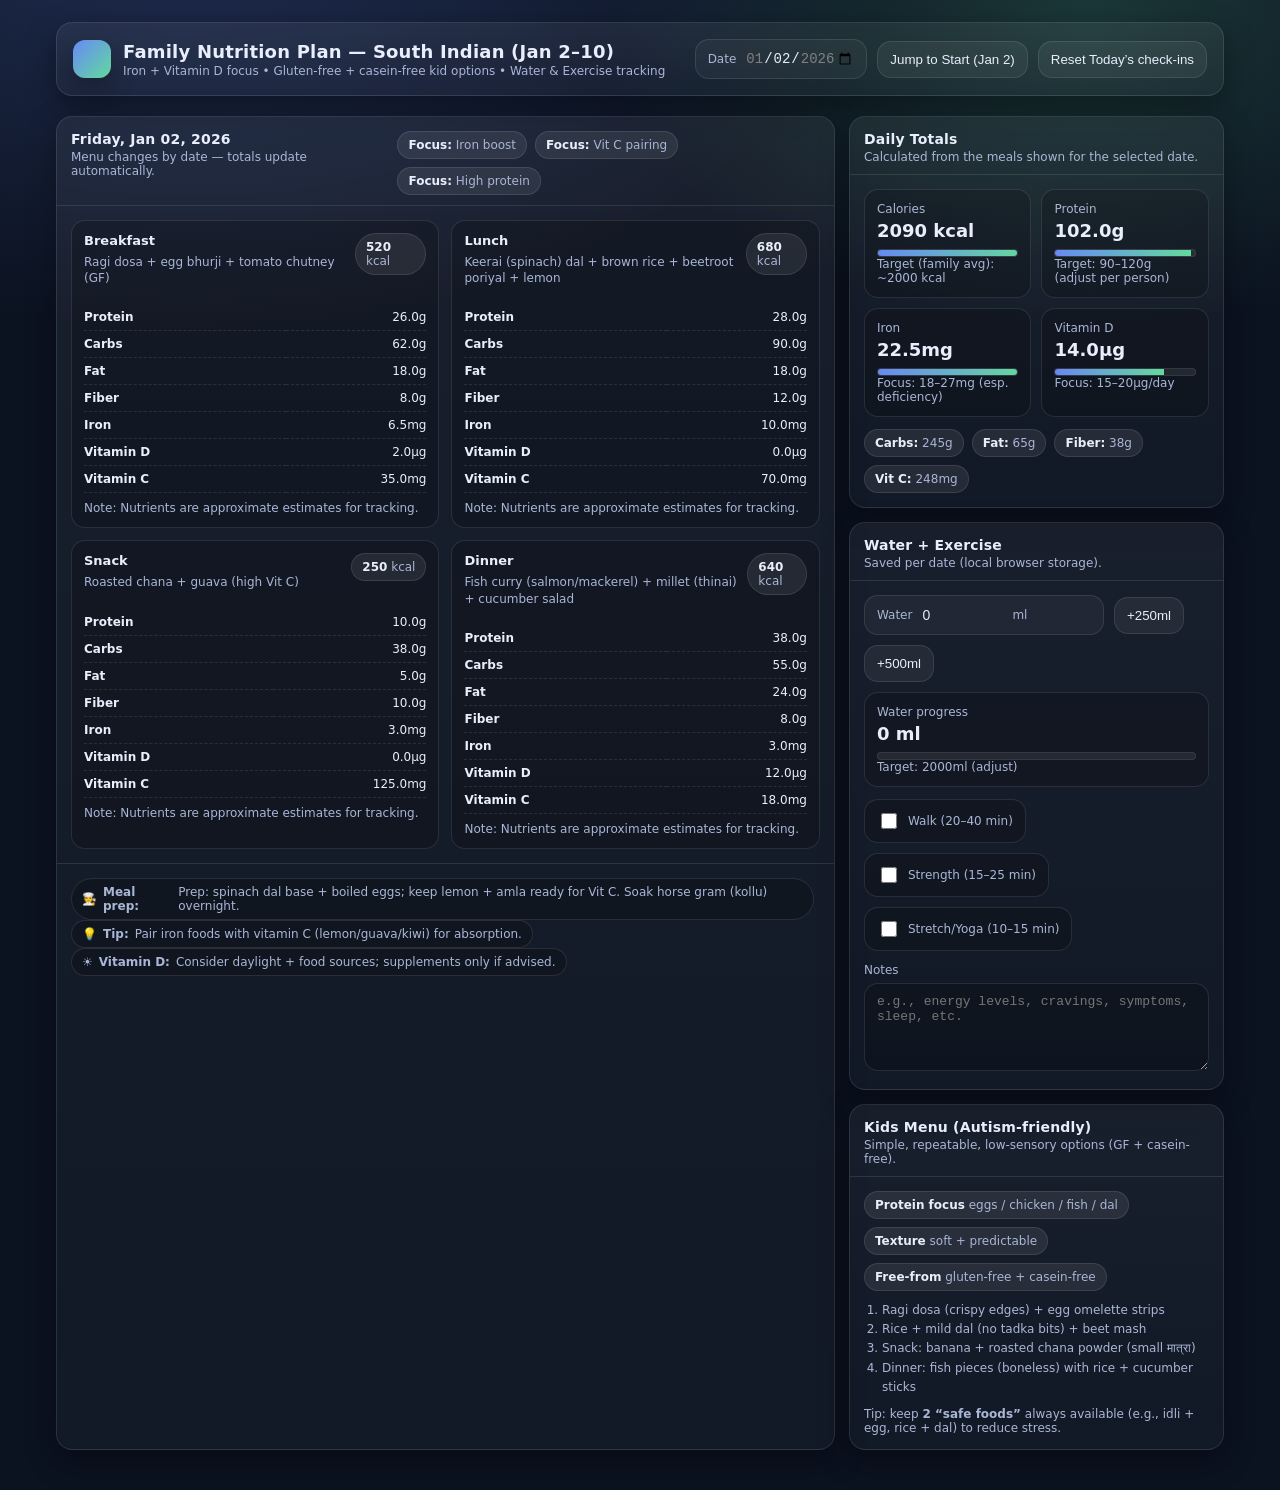
<file: nutrients.html>
<!doctype html>
<html lang="en">
<head>
  <meta charset="utf-8" />
  <meta name="viewport" content="width=device-width,initial-scale=1" />
  <title>Family Nutrition Plan (Jan 2–10)</title>
  <style>
    :root{
      --bg:#0b1220;
      --card:#0f1b33;
      --card2:#101f3d;
      --text:#e8eefc;
      --muted:#a9b6d6;
      --line:rgba(255,255,255,.10);
      --good:#66e3a2;
      --warn:#ffd37a;
      --bad:#ff7b7b;
      --chip:rgba(255,255,255,.08);
      --shadow: 0 10px 30px rgba(0,0,0,.35);
      --radius: 16px;
    }

    *{box-sizing:border-box}
    body{
      margin:0;
      font-family: ui-sans-serif, system-ui, -apple-system, Segoe UI, Roboto, Arial, "Helvetica Neue", Helvetica, "Apple Color Emoji","Segoe UI Emoji";
      background: radial-gradient(1200px 800px at 15% -10%, rgba(107,142,255,.25), transparent 60%),
                  radial-gradient(900px 600px at 85% 0%, rgba(102,227,162,.18), transparent 55%),
                  var(--bg);
      color:var(--text);
    }

    header{
      padding: 22px 16px 8px;
      max-width: 1200px;
      margin:0 auto;
    }
    .topbar{
      display:flex; gap:12px; align-items:center; justify-content:space-between; flex-wrap:wrap;
      padding: 16px;
      border:1px solid var(--line);
      background: linear-gradient(180deg, rgba(255,255,255,.06), rgba(255,255,255,.03));
      border-radius: var(--radius);
      box-shadow: var(--shadow);
    }
    .brand{
      display:flex; align-items:center; gap:12px;
    }
    .logo{
      width:38px; height:38px; border-radius:12px;
      background: linear-gradient(135deg, rgba(107,142,255,.95), rgba(102,227,162,.95));
      box-shadow: 0 10px 25px rgba(0,0,0,.25);
    }
    h1{margin:0; font-size: 18px; letter-spacing:.2px}
    .subtitle{margin:2px 0 0; font-size:12px; color:var(--muted)}

    .controls{
      display:flex; gap:10px; align-items:center; flex-wrap:wrap;
    }
    .field{
      display:flex; gap:8px; align-items:center;
      padding: 10px 12px;
      border:1px solid var(--line);
      border-radius: 14px;
      background: rgba(255,255,255,.04);
    }
    label{font-size:12px; color:var(--muted)}
    input[type="date"], input[type="number"]{
      background:transparent;
      border:0;
      color:var(--text);
      outline:none;
      font-size:14px;
    }
    input[type="number"]{width: 84px}
    button{
      border:1px solid var(--line);
      background: rgba(255,255,255,.06);
      color:var(--text);
      padding:10px 12px;
      border-radius: 14px;
      cursor:pointer;
      transition:.15s transform, .15s background;
    }
    button:hover{ transform: translateY(-1px); background: rgba(255,255,255,.09); }
    button:active{ transform: translateY(0px); }

    main{
      max-width: 1200px;
      margin:0 auto;
      padding: 12px 16px 40px;
      display:grid;
      grid-template-columns: 1.35fr .65fr;
      gap: 14px;
    }
    @media (max-width: 980px){
      main{ grid-template-columns: 1fr; }
    }

    .card{
      border:1px solid var(--line);
      background: linear-gradient(180deg, rgba(255,255,255,.06), rgba(255,255,255,.03));
      border-radius: var(--radius);
      box-shadow: var(--shadow);
      overflow:hidden;
    }
    .card .hd{
      padding: 14px 14px 10px;
      border-bottom: 1px solid var(--line);
      display:flex;
      align-items:flex-start;
      justify-content:space-between;
      gap: 10px;
    }
    .card .hd h2{
      margin:0;
      font-size: 14px;
      letter-spacing:.2px;
    }
    .card .hd .hint{
      font-size: 12px;
      color: var(--muted);
      margin-top: 3px;
    }
    .card .bd{ padding: 14px; }

    .chips{display:flex; flex-wrap:wrap; gap:8px}
    .chip{
      font-size:12px;
      padding:6px 10px;
      border-radius: 999px;
      background: var(--chip);
      border: 1px solid var(--line);
      color: var(--muted);
    }
    .chip strong{ color: var(--text); font-weight:600; }

    .gridMeals{
      display:grid;
      grid-template-columns: repeat(2, minmax(0,1fr));
      gap: 12px;
    }
    @media (max-width: 700px){
      .gridMeals{ grid-template-columns: 1fr; }
    }
    .meal{
      padding: 12px;
      border:1px solid var(--line);
      border-radius: 14px;
      background: rgba(0,0,0,.18);
    }
    .meal .title{
      display:flex; justify-content:space-between; align-items:flex-start; gap:10px;
      margin-bottom: 8px;
    }
    .meal h3{ margin:0; font-size: 13px; }
    .meal .desc{ color: var(--muted); font-size: 12px; line-height: 1.35; margin: 6px 0 10px; }

    table{
      width:100%;
      border-collapse: collapse;
      font-size: 12px;
      color: var(--muted);
    }
    th, td{ padding: 6px 0; border-bottom: 1px dashed rgba(255,255,255,.10); }
    th{ text-align:left; color: var(--text); font-weight: 600; }
    td:last-child{ text-align:right; color: var(--text); }
    .muted{ color: var(--muted); }

    .rightCol{
      display:grid;
      gap:14px;
      align-content:start;
    }

    .kpiRow{
      display:grid;
      grid-template-columns: 1fr 1fr;
      gap: 10px;
    }
    .kpi{
      padding: 12px;
      border-radius: 14px;
      border:1px solid var(--line);
      background: rgba(0,0,0,.18);
    }
    .kpi .lbl{ font-size: 12px; color: var(--muted); }
    .kpi .val{ font-size: 18px; font-weight: 700; margin-top: 4px; }
    .bar{
      height: 8px;
      border-radius: 999px;
      background: rgba(255,255,255,.08);
      overflow:hidden;
      margin-top: 8px;
      border: 1px solid rgba(255,255,255,.08);
    }
    .bar > div{
      height:100%;
      width:0%;
      background: linear-gradient(90deg, rgba(107,142,255,.95), rgba(102,227,162,.95));
    }

    .checkRow{
      display:flex; gap:10px; flex-wrap:wrap; align-items:center;
    }
    .check{
      display:flex; gap:8px; align-items:center;
      padding:10px 12px;
      border-radius: 14px;
      border:1px solid var(--line);
      background: rgba(0,0,0,.18);
      cursor:pointer;
      user-select:none;
    }
    .check input{ accent-color: #8fb2ff; width: 16px; height:16px; }
    .small{ font-size: 12px; color: var(--muted); }

    .note{
      width:100%;
      min-height: 88px;
      border-radius: 14px;
      border:1px solid var(--line);
      background: rgba(0,0,0,.18);
      color: var(--text);
      padding: 10px 12px;
      outline:none;
      font-size: 13px;
      resize: vertical;
    }

    .foot{
      padding: 14px;
      border-top: 1px solid var(--line);
      color: var(--muted);
      font-size: 12px;
    }
    .pill{
      display:inline-flex;
      align-items:center;
      gap:6px;
      padding: 6px 10px;
      border-radius: 999px;
      border:1px solid var(--line);
      background: rgba(0,0,0,.20);
      margin-right: 6px;
    }
  </style>
</head>

<body>
<header>
  <div class="topbar">
    <div class="brand">
      <div class="logo" aria-hidden="true"></div>
      <div>
        <h1>Family Nutrition Plan — South Indian (Jan 2–10)</h1>
        <div class="subtitle">Iron + Vitamin D focus • Gluten-free + casein-free kid options • Water & Exercise tracking</div>
      </div>
    </div>

    <div class="controls">
      <div class="field">
        <label for="datePicker">Date</label>
        <input id="datePicker" type="date" />
      </div>
      <button id="todayBtn" type="button">Jump to Start (Jan 2)</button>
      <button id="resetDayBtn" type="button">Reset Today’s check-ins</button>
    </div>
  </div>
</header>

<main>
  <!-- LEFT: Meal plan -->
  <section class="card" id="planCard">
    <div class="hd">
      <div>
        <h2 id="dayTitle">Meal Plan</h2>
        <div class="hint" id="dayHint">Select a date to see the menu.</div>
      </div>
      <div class="chips" id="focusChips"></div>
    </div>

    <div class="bd">
      <div class="gridMeals" id="mealsGrid"></div>
    </div>

    <div class="foot" id="prepNotes"></div>
  </section>

  <!-- RIGHT: Tracking / totals -->
  <aside class="rightCol">
    <section class="card">
      <div class="hd">
        <div>
          <h2>Daily Totals</h2>
          <div class="hint">Calculated from the meals shown for the selected date.</div>
        </div>
      </div>
      <div class="bd">
        <div class="kpiRow">
          <div class="kpi">
            <div class="lbl">Calories</div>
            <div class="val" id="kpiCal">—</div>
            <div class="bar"><div id="barCal"></div></div>
            <div class="small">Target (family avg): ~2000 kcal</div>
          </div>
          <div class="kpi">
            <div class="lbl">Protein</div>
            <div class="val" id="kpiPro">—</div>
            <div class="bar"><div id="barPro"></div></div>
            <div class="small">Target: 90–120g (adjust per person)</div>
          </div>
        </div>

        <div class="kpiRow" style="margin-top:10px">
          <div class="kpi">
            <div class="lbl">Iron</div>
            <div class="val" id="kpiIron">—</div>
            <div class="bar"><div id="barIron"></div></div>
            <div class="small">Focus: 18–27mg (esp. deficiency)</div>
          </div>
          <div class="kpi">
            <div class="lbl">Vitamin D</div>
            <div class="val" id="kpiVitD">—</div>
            <div class="bar"><div id="barVitD"></div></div>
            <div class="small">Focus: 15–20µg/day</div>
          </div>
        </div>

        <div style="margin-top:12px" class="chips" id="microChips"></div>
      </div>
    </section>

    <section class="card">
      <div class="hd">
        <div>
          <h2>Water + Exercise</h2>
          <div class="hint">Saved per date (local browser storage).</div>
        </div>
      </div>
      <div class="bd">
        <div class="checkRow" style="margin-bottom:10px">
          <div class="field" style="min-width: 240px;">
            <label for="waterMl">Water</label>
            <input id="waterMl" type="number" min="0" step="100" placeholder="ml" />
            <span class="small">ml</span>
          </div>
          <button id="add250" type="button">+250ml</button>
          <button id="add500" type="button">+500ml</button>
        </div>

        <div class="kpi">
          <div class="lbl">Water progress</div>
          <div class="val" id="kpiWater">—</div>
          <div class="bar"><div id="barWater"></div></div>
          <div class="small">Target: 2000ml (adjust)</div>
        </div>

        <div style="height:12px"></div>

        <div class="checkRow">
          <label class="check"><input id="exWalk" type="checkbox" /> Walk (20–40 min)</label>
          <label class="check"><input id="exStrength" type="checkbox" /> Strength (15–25 min)</label>
          <label class="check"><input id="exStretch" type="checkbox" /> Stretch/Yoga (10–15 min)</label>
        </div>

        <div style="height:12px"></div>

        <div class="small" style="margin-bottom:6px">Notes</div>
        <textarea class="note" id="notes" placeholder="e.g., energy levels, cravings, symptoms, sleep, etc."></textarea>
      </div>
    </section>

    <section class="card">
      <div class="hd">
        <div>
          <h2>Kids Menu (Autism-friendly)</h2>
          <div class="hint">Simple, repeatable, low-sensory options (GF + casein-free).</div>
        </div>
      </div>
      <div class="bd" id="kidsBlock"></div>
    </section>
  </aside>
</main>

<script>
/**
 * Why your menu was "same everyday":
 * Usually because (1) date string mismatch, (2) you never re-render on date change,
 * or (3) you always bind to a single default menu.
 *
 * Fix here:
 * - We store menus keyed by ISO date: "YYYY-MM-DD"
 * - On datePicker change => render(date)
 * - If date not found => show nearest or message
 */

// ---------- Date range ----------
const START = "2026-01-02";
const END   = "2026-01-10";

// ---------- Helpers ----------
const clamp = (n, min, max) => Math.max(min, Math.min(max, n));
const pct = (value, target) => clamp((value / target) * 100, 0, 120);
const fmt = (n, unit="") => `${Math.round(n)}${unit}`;
const fmt1 = (n, unit="") => `${(Math.round(n*10)/10).toFixed(1)}${unit}`;

function isoToPretty(iso){
  const d = new Date(iso+"T00:00:00");
  return d.toLocaleDateString(undefined, { weekday:"long", year:"numeric", month:"short", day:"2-digit" });
}

function inRange(iso){
  return iso >= START && iso <= END;
}

// ---------- Meal plan data (approx nutrients) ----------
/**
 * Nutrients are approximate (good enough for tracking trend).
 * Units:
 * - calories kcal
 * - protein g
 * - carbs g
 * - fat g
 * - fiber g
 * - iron mg
 * - vitD µg
 * - vitC mg
 */
const plan = {
  "2026-01-02": {
    focus: ["Iron boost", "Vit C pairing", "High protein"],
    prep: "Prep: spinach dal base + boiled eggs; keep lemon + amla ready for Vit C. Soak horse gram (kollu) overnight.",
    meals: [
      m("Breakfast", "Ragi dosa + egg bhurji + tomato chutney (GF)",
        n(520, 26, 62, 18, 8, 6.5, 2.0, 35)),
      m("Lunch", "Keerai (spinach) dal + brown rice + beetroot poriyal + lemon",
        n(680, 28, 90, 18, 12, 10.0, 0.0, 70)),
      m("Snack", "Roasted chana + guava (high Vit C)",
        n(250, 10, 38, 5, 10, 3.0, 0.0, 125)),
      m("Dinner", "Fish curry (salmon/mackerel) + millet (thinai) + cucumber salad",
        n(640, 38, 55, 24, 8, 3.0, 12.0, 18)),
    ],
    kids: [
      "Ragi dosa (crispy edges) + egg omelette strips",
      "Rice + mild dal (no tadka bits) + beet mash",
      "Snack: banana + roasted chana powder (small मात्रा)",
      "Dinner: fish pieces (boneless) with rice + cucumber sticks"
    ]
  },

  "2026-01-03": {
    focus: ["Iron + folate", "Low oil", "Kid-friendly"],
    prep: "Prep: pressure cook rajma; chop veggies for sambar. Keep oranges/kiwi for Vit C.",
    meals: [
      m("Breakfast", "Idli (GF batter: idli rice + urad) + sambar (veg-heavy)",
        n(520, 18, 92, 8, 10, 5.0, 0.0, 30)),
      m("Lunch", "Rajma + red rice + carrot-beans poriyal + lemon",
        n(720, 32, 104, 14, 14, 8.0, 0.0, 55)),
      m("Snack", "Fruit bowl (kiwi/orange) + pumpkin seeds (1 tbsp)",
        n(260, 9, 32, 11, 6, 3.5, 0.0, 90)),
      m("Dinner", "Chicken sukka (low oil) + dosa (kambu/bajra) + onion-tomato salad",
        n(680, 44, 58, 26, 9, 4.0, 0.5, 22)),
    ],
    kids: [
      "Idli with smooth sambar (blend if needed)",
      "Rajma mashed + rice (no whole skins if texture-sensitive)",
      "Snack: orange slices + a few pumpkin seeds (or seed powder)",
      "Dinner: chicken pieces + bajra dosa (plain) + cucumber"
    ]
  },

  "2026-01-04": {
    focus: ["Omega-3", "Vitamin D", "Iron steady"],
    prep: "Prep: make coconut chutney; soak moong for pesarattu if needed.",
    meals: [
      m("Breakfast", "Pesarattu (moong dosa) + ginger chutney",
        n(520, 26, 68, 14, 10, 4.5, 0.0, 18)),
      m("Lunch", "Sardine/mackerel fry (air-fry) + rice + cabbage poriyal + lemon",
        n(720, 40, 78, 28, 10, 6.0, 10.0, 40)),
      m("Snack", "Amla (or amla juice no sugar) + peanuts (small handful)",
        n(220, 9, 16, 14, 5, 2.0, 0.0, 180)),
      m("Dinner", "Vegetable kootu + millet pongal (little ghee optional for others)",
        n(620, 24, 86, 18, 12, 7.0, 0.0, 25)),
    ],
    kids: [
      "Pesarattu cut into triangles + mild chutney",
      "Lunch: fish flakes mixed into rice (no bones) + cabbage finely chopped",
      "Snack: amla candy? (prefer fresh amla small bites) + peanuts/peanut powder",
      "Dinner: smooth kootu + millet pongal (plain, soft texture)"
    ]
  },

  "2026-01-05": {
    focus: ["Iron boost", "Vitamin C", "High protein"],
    prep: "Prep: chana/black chana soak; keep lemons; boil eggs or prep chicken.",
    meals: [
      m("Breakfast", "Kambu (bajra) upma + boiled eggs (2) + coriander",
        n(620, 30, 70, 22, 10, 6.0, 1.0, 25)),
      m("Lunch", "Black chana sundal + rice + keerai masiyal + lemon",
        n(740, 34, 110, 14, 16, 11.0, 0.0, 65)),
      m("Snack", "Dates (2) + almonds (6) + orange",
        n(280, 7, 36, 12, 5, 2.5, 0.0, 85)),
      m("Dinner", "Chicken curry + cauliflower ‘rice’ side + real rice (small) + salad",
        n(680, 46, 62, 24, 8, 4.0, 0.5, 20)),
    ],
    kids: [
      "Bajra upma (very soft) + egg pieces",
      "Chana mashed + rice + spinach mash",
      "Snack: orange + almond butter (tiny)",
      "Dinner: chicken pieces + rice + carrot sticks"
    ]
  },

  "2026-01-06": {
    focus: ["Light day", "Gut-friendly", "Steady iron"],
    prep: "Prep: curd is skipped (casein-free). Use coconut or sesame for richness.",
    meals: [
      m("Breakfast", "Appam (rice) + egg curry (mild)",
        n(560, 26, 74, 18, 6, 4.0, 1.0, 18)),
      m("Lunch", "Sambar + rice + okra poriyal + lemon",
        n(660, 22, 102, 12, 14, 6.5, 0.0, 45)),
      m("Snack", "Coconut water + roasted makhana",
        n(220, 7, 30, 8, 4, 1.5, 0.0, 12)),
      m("Dinner", "Prawn thokku (low oil) + millet dosa + cucumber salad",
        n(680, 40, 62, 22, 7, 4.0, 0.7, 15)),
    ],
    kids: [
      "Appam + egg curry (no spice bits; smooth gravy)",
      "Lunch: rice + sambar (blend veggies if needed) + okra chopped tiny",
      "Snack: makhana (plain) + coconut water",
      "Dinner: prawn pieces (if accepted) else egg/chicken substitute + dosa"
    ]
  },

  "2026-01-07": {
    focus: ["Iron + vit C", "Protein push", "Low sugar"],
    prep: "Prep: kollu rasam ready; keep bell pepper/tomato for vit C.",
    meals: [
      m("Breakfast", "Ragi porridge (no sugar) + peanut powder + banana",
        n(520, 18, 78, 16, 10, 7.0, 0.0, 18)),
      m("Lunch", "Kollu (horse gram) rasam + rice + drumstick poriyal + lemon",
        n(680, 28, 104, 12, 14, 10.0, 0.0, 55)),
      m("Snack", "Guava + sunflower seeds (1 tbsp)",
        n(240, 8, 30, 10, 8, 2.5, 0.0, 140)),
      m("Dinner", "Salmon bake + veg stir (capsicum) + millet",
        n(690, 42, 58, 28, 8, 3.0, 12.0, 95)),
    ],
    kids: [
      "Ragi porridge (smooth) + banana",
      "Lunch: rice + mild rasam + drumstick mash",
      "Snack: guava slices (or apple if texture issue) + seed powder",
      "Dinner: salmon flakes + millet soft + capsicum strips (optional)"
    ]
  },

  "2026-01-08": {
    focus: ["Folate", "Iron steady", "Comfort meals"],
    prep: "Prep: moong dal for pongal; cook extra veggies for kootu.",
    meals: [
      m("Breakfast", "Ven pongal (millet) + ginger chutney",
        n(560, 18, 78, 18, 8, 4.0, 0.0, 12)),
      m("Lunch", "Chicken sambar (or plain chicken curry) + rice + greens poriyal + lemon",
        n(740, 46, 92, 20, 10, 7.0, 0.5, 55)),
      m("Snack", "Boiled egg + apple",
        n(210, 12, 18, 10, 4, 1.5, 0.7, 6)),
      m("Dinner", "Mixed veg kootu + dosa + tomato rasam",
        n(640, 26, 88, 16, 14, 8.0, 0.0, 35)),
    ],
    kids: [
      "Millet pongal (soft) + chutney (tiny amount)",
      "Lunch: chicken + rice + greens mashed",
      "Snack: egg + apple slices",
      "Dinner: kootu blended + dosa pieces"
    ]
  },

  "2026-01-09": {
    focus: ["Seafood vitamin D", "Iron + protein", "Low oil"],
    prep: "Prep: fish curry base; roast sesame for calcium (non-dairy).",
    meals: [
      m("Breakfast", "Idiyappam + coconut milk (thin) + egg omelette",
        n(600, 24, 86, 18, 6, 4.0, 1.0, 10)),
      m("Lunch", "Fish curry + rice + beet poriyal + lemon",
        n(720, 40, 86, 24, 10, 4.0, 12.0, 60)),
      m("Snack", "Sesame laddoo (no jaggery: use date paste small) + orange",
        n(280, 8, 34, 14, 6, 3.0, 0.0, 85)),
      m("Dinner", "Egg curry + kambu dosa + veg soup",
        n(660, 34, 62, 22, 8, 4.5, 1.5, 20)),
    ],
    kids: [
      "Idiyappam + thin coconut milk + omelette strips",
      "Lunch: fish flakes + rice + beet mash",
      "Snack: sesame-date bite (small) + orange",
      "Dinner: egg curry mild + dosa + soup (smooth)"
    ]
  },

  "2026-01-10": {
    focus: ["Reset & prep", "High iron greens", "Vitamin C"],
    prep: "Prep: batch cook spinach/keerai; make sambar powder; restock fruits (kiwi/orange/guava).",
    meals: [
      m("Breakfast", "Puttu (rice) + kadala curry (black chickpea) + lemon",
        n(660, 26, 110, 14, 16, 9.0, 0.0, 40)),
      m("Lunch", "Keerai dal + rice + chicken roast (air-fry) + salad",
        n(760, 52, 84, 20, 10, 11.0, 0.5, 55)),
      m("Snack", "Amla + walnuts (4 halves)",
        n(220, 5, 14, 16, 3, 1.5, 0.0, 180)),
      m("Dinner", "Moong dal dosa + tomato chutney + fish soup (optional)",
        n(640, 34, 72, 18, 10, 6.0, 4.0, 30)),
    ],
    kids: [
      "Puttu (soft) + kadala mashed (smooth gravy)",
      "Lunch: chicken pieces + rice + spinach mash",
      "Snack: walnuts (or walnut powder) + fruit alternative if amla too sour",
      "Dinner: moong dosa + chutney (tiny) + soup"
    ]
  }
};

// constructors
function n(cal, protein, carbs, fat, fiber, iron, vitD, vitC){
  return {cal, protein, carbs, fat, fiber, iron, vitD, vitC};
}
function m(label, desc, nutrients){
  return {label, desc, nutrients};
}

// ---------- UI elements ----------
const datePicker = document.getElementById("datePicker");
const todayBtn = document.getElementById("todayBtn");
const resetDayBtn = document.getElementById("resetDayBtn");

const dayTitle = document.getElementById("dayTitle");
const dayHint = document.getElementById("dayHint");
const focusChips = document.getElementById("focusChips");
const mealsGrid = document.getElementById("mealsGrid");
const prepNotes = document.getElementById("prepNotes");

const kpiCal = document.getElementById("kpiCal");
const kpiPro = document.getElementById("kpiPro");
const kpiIron = document.getElementById("kpiIron");
const kpiVitD = document.getElementById("kpiVitD");
const microChips = document.getElementById("microChips");

const barCal = document.getElementById("barCal");
const barPro = document.getElementById("barPro");
const barIron = document.getElementById("barIron");
const barVitD = document.getElementById("barVitD");

const waterMl = document.getElementById("waterMl");
const add250 = document.getElementById("add250");
const add500 = document.getElementById("add500");
const kpiWater = document.getElementById("kpiWater");
const barWater = document.getElementById("barWater");

const exWalk = document.getElementById("exWalk");
const exStrength = document.getElementById("exStrength");
const exStretch = document.getElementById("exStretch");
const notes = document.getElementById("notes");

const kidsBlock = document.getElementById("kidsBlock");

// ---------- Storage ----------
function keyFor(date){ return `nutrition_${date}`; }

function loadCheckins(date){
  const raw = localStorage.getItem(keyFor(date));
  if(!raw) return { water: 0, exWalk:false, exStrength:false, exStretch:false, notes:"" };
  try { return JSON.parse(raw); } catch { return { water: 0, exWalk:false, exStrength:false, exStretch:false, notes:"" }; }
}
function saveCheckins(date, state){
  localStorage.setItem(keyFor(date), JSON.stringify(state));
}

// ---------- Render ----------
function render(date){
  if(!inRange(date)){
    dayTitle.textContent = "Out of range";
    dayHint.textContent = `Pick a date between ${START} and ${END}.`;
    mealsGrid.innerHTML = "";
    focusChips.innerHTML = "";
    prepNotes.innerHTML = "";
    microChips.innerHTML = "";
    setTotals(null);
    renderKids([]);
    loadTrack(date); // still allow notes if you want
    return;
  }

  const day = plan[date];
  if(!day){
    dayTitle.textContent = isoToPretty(date);
    dayHint.textContent = "No menu found for this date (check date keys).";
    mealsGrid.innerHTML = "";
    focusChips.innerHTML = "";
    prepNotes.innerHTML = "";
    microChips.innerHTML = "";
    setTotals(null);
    renderKids([]);
    loadTrack(date);
    return;
  }

  dayTitle.textContent = isoToPretty(date);
  dayHint.textContent = "Menu changes by date — totals update automatically.";

  focusChips.innerHTML = (day.focus || []).map(x => `<span class="chip"><strong>Focus:</strong> ${x}</span>`).join("");

  mealsGrid.innerHTML = day.meals.map(mealCard).join("");

  prepNotes.innerHTML =
    `<span class="pill">🧑‍🍳 <strong>Meal prep:</strong> ${day.prep}</span>
     <span class="pill">💡 <strong>Tip:</strong> Pair iron foods with vitamin C (lemon/guava/kiwi) for absorption.</span>
     <span class="pill">☀️ <strong>Vitamin D:</strong> Consider daylight + food sources; supplements only if advised.</span>`;

  const totals = sumTotals(day.meals);
  setTotals(totals);

  microChips.innerHTML = [
    chipKV("Carbs", fmt(totals.carbs,"g")),
    chipKV("Fat", fmt(totals.fat,"g")),
    chipKV("Fiber", fmt(totals.fiber,"g")),
    chipKV("Vit C", fmt(totals.vitC,"mg")),
  ].join("");

  renderKids(day.kids);
  loadTrack(date);
}

function mealCard(meal){
  const nu = meal.nutrients;
  return `
    <div class="meal">
      <div class="title">
        <div>
          <h3>${meal.label}</h3>
          <div class="desc">${meal.desc}</div>
        </div>
        <div class="chip"><strong>${Math.round(nu.cal)}</strong> kcal</div>
      </div>

      <table>
        <tr><th>Protein</th><td>${fmt1(nu.protein,"g")}</td></tr>
        <tr><th>Carbs</th><td>${fmt1(nu.carbs,"g")}</td></tr>
        <tr><th>Fat</th><td>${fmt1(nu.fat,"g")}</td></tr>
        <tr><th>Fiber</th><td>${fmt1(nu.fiber,"g")}</td></tr>
        <tr><th>Iron</th><td>${fmt1(nu.iron,"mg")}</td></tr>
        <tr><th>Vitamin D</th><td>${fmt1(nu.vitD,"µg")}</td></tr>
        <tr><th>Vitamin C</th><td>${fmt1(nu.vitC,"mg")}</td></tr>
      </table>
      <div class="small" style="margin-top:8px">
        <span class="muted">Note:</span> Nutrients are approximate estimates for tracking.
      </div>
    </div>
  `;
}

function chipKV(k,v){
  return `<span class="chip"><strong>${k}:</strong> ${v}</span>`;
}

function sumTotals(meals){
  const t = {cal:0, protein:0, carbs:0, fat:0, fiber:0, iron:0, vitD:0, vitC:0};
  meals.forEach(m => {
    const n = m.nutrients;
    t.cal += n.cal; t.protein += n.protein; t.carbs += n.carbs;
    t.fat += n.fat; t.fiber += n.fiber; t.iron += n.iron; t.vitD += n.vitD; t.vitC += n.vitC;
  });
  return t;
}

function setTotals(t){
  if(!t){
    kpiCal.textContent = "—";
    kpiPro.textContent = "—";
    kpiIron.textContent = "—";
    kpiVitD.textContent = "—";
    barCal.style.width = "0%";
    barPro.style.width = "0%";
    barIron.style.width = "0%";
    barVitD.style.width = "0%";
    return;
  }
  kpiCal.textContent = `${Math.round(t.cal)} kcal`;
  kpiPro.textContent = `${fmt1(t.protein,"g")}`;
  kpiIron.textContent = `${fmt1(t.iron,"mg")}`;
  kpiVitD.textContent = `${fmt1(t.vitD,"µg")}`;

  barCal.style.width = `${pct(t.cal, 2000)}%`;
  barPro.style.width = `${pct(t.protein, 105)}%`;
  barIron.style.width = `${pct(t.iron, 22)}%`;
  barVitD.style.width = `${pct(t.vitD, 18)}%`;
}

// ---------- Tracking (water + exercise + notes) ----------
function loadTrack(date){
  const s = loadCheckins(date);
  waterMl.value = s.water || 0;
  exWalk.checked = !!s.exWalk;
  exStrength.checked = !!s.exStrength;
  exStretch.checked = !!s.exStretch;
  notes.value = s.notes || "";
  updateWaterUI();
}

function readTrack(){
  return {
    water: Number(waterMl.value || 0),
    exWalk: exWalk.checked,
    exStrength: exStrength.checked,
    exStretch: exStretch.checked,
    notes: notes.value || ""
  };
}

function persist(){
  const date = datePicker.value;
  const s = readTrack();
  saveCheckins(date, s);
  updateWaterUI();
}

function updateWaterUI(){
  const ml = Number(waterMl.value || 0);
  kpiWater.textContent = `${Math.round(ml)} ml`;
  barWater.style.width = `${pct(ml, 2000)}%`;
}

// ---------- Events ----------
datePicker.addEventListener("change", () => render(datePicker.value));

[todayBtn, resetDayBtn, add250, add500, waterMl, exWalk, exStrength, exStretch, notes].forEach(el => {
  if(!el) return;
  el.addEventListener("click", (e) => {
    if(el === todayBtn){
      datePicker.value = START;
      render(START);
      return;
    }
    if(el === resetDayBtn){
      const date = datePicker.value;
      localStorage.removeItem(keyFor(date));
      loadTrack(date);
      return;
    }
    if(el === add250){
      waterMl.value = Number(waterMl.value || 0) + 250;
      persist();
      return;
    }
    if(el === add500){
      waterMl.value = Number(waterMl.value || 0) + 500;
      persist();
      return;
    }
  });
});

// input change persistence
[waterMl, exWalk, exStrength, exStretch, notes].forEach(el => {
  el.addEventListener("input", persist);
  el.addEventListener("change", persist);
});

// ---------- Kids render ----------
function renderKids(items){
  if(!items || !items.length){
    kidsBlock.innerHTML = `<div class="small">No kids menu for this date.</div>`;
    return;
  }
  kidsBlock.innerHTML = `
    <div class="chips" style="margin-bottom:10px">
      <span class="chip"><strong>Protein focus</strong> eggs / chicken / fish / dal</span>
      <span class="chip"><strong>Texture</strong> soft + predictable</span>
      <span class="chip"><strong>Free-from</strong> gluten-free + casein-free</span>
    </div>
    <ol class="small" style="margin:0; padding-left:18px; line-height:1.6">
      ${items.map(x => `<li>${x}</li>`).join("")}
    </ol>
    <div class="small" style="margin-top:10px">
      Tip: keep <strong>2 “safe foods”</strong> always available (e.g., idli + egg, rice + dal) to reduce stress.
    </div>
  `;
}

// ---------- Init ----------
(function init(){
  // set min/max for picker
  datePicker.min = START;
  datePicker.max = END;

  // default to START
  datePicker.value = START;
  render(START);
})();
</script>
</body>
</html>
</file>
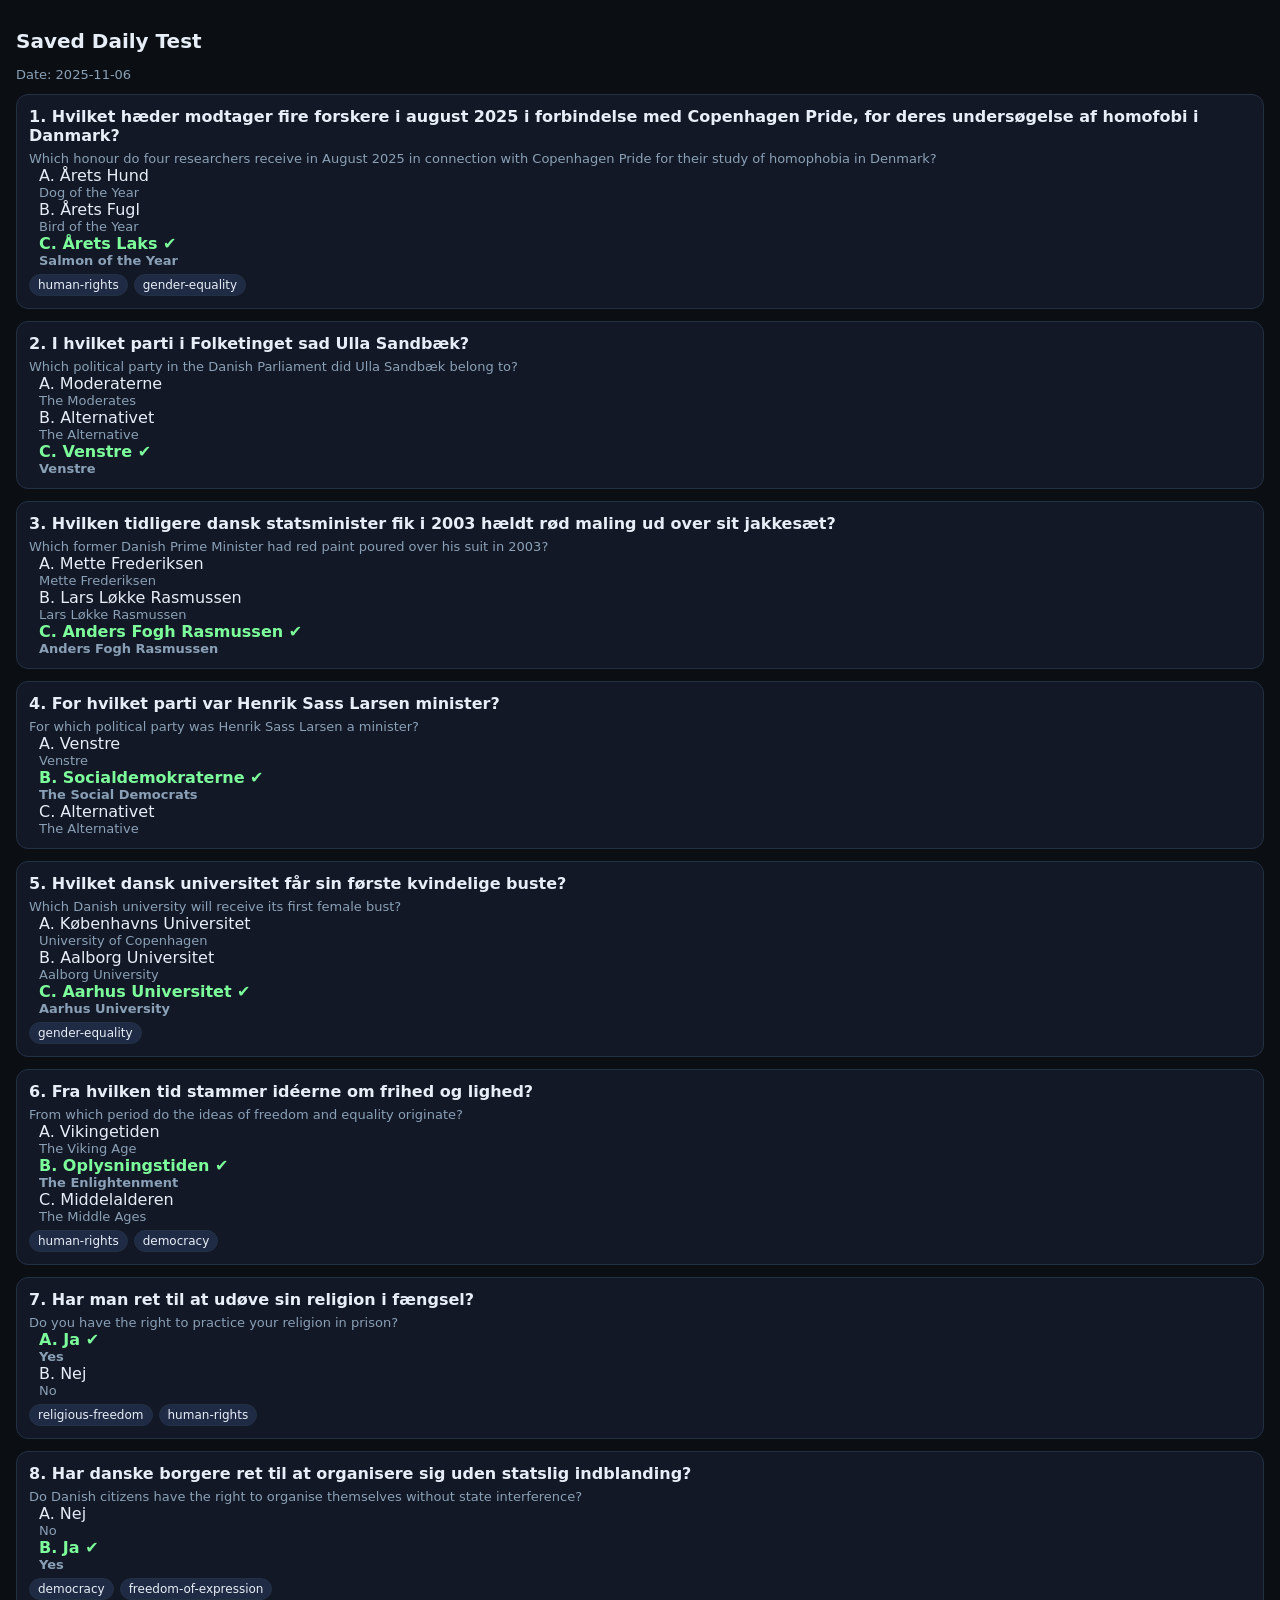
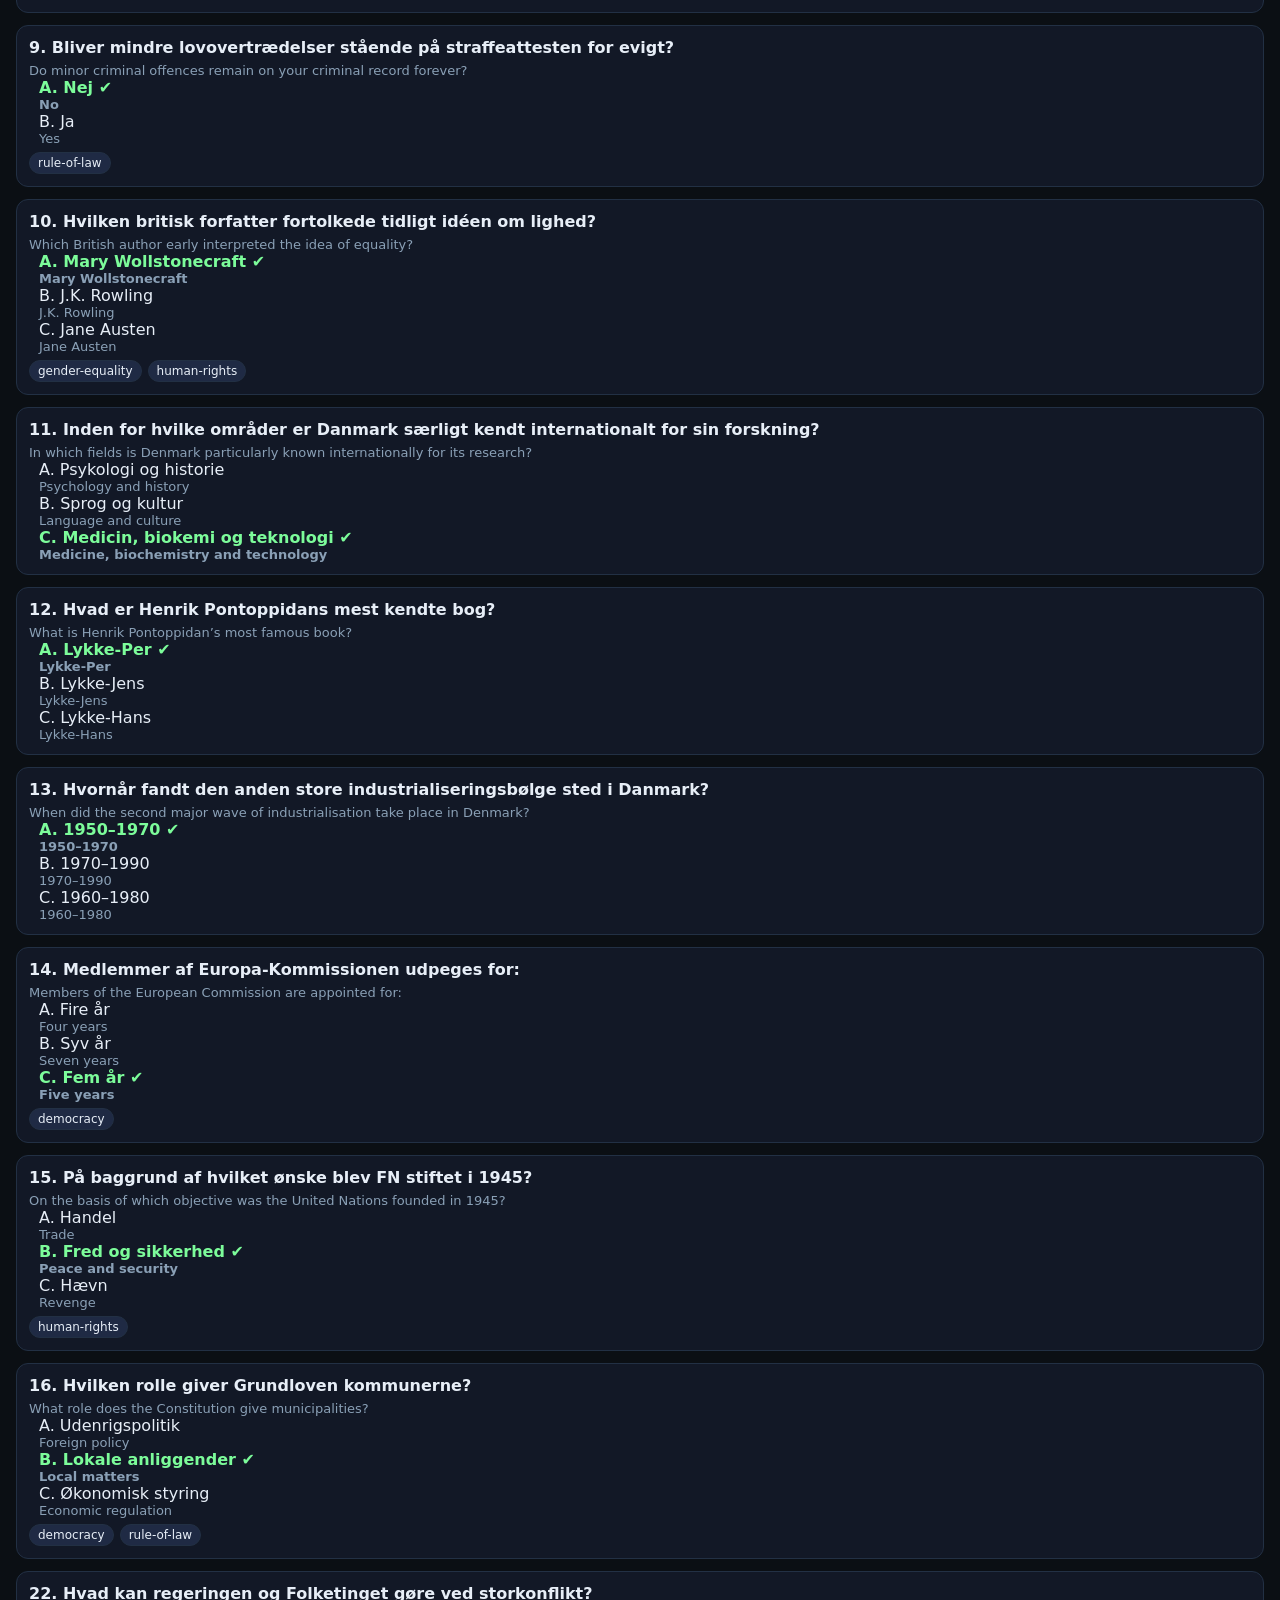
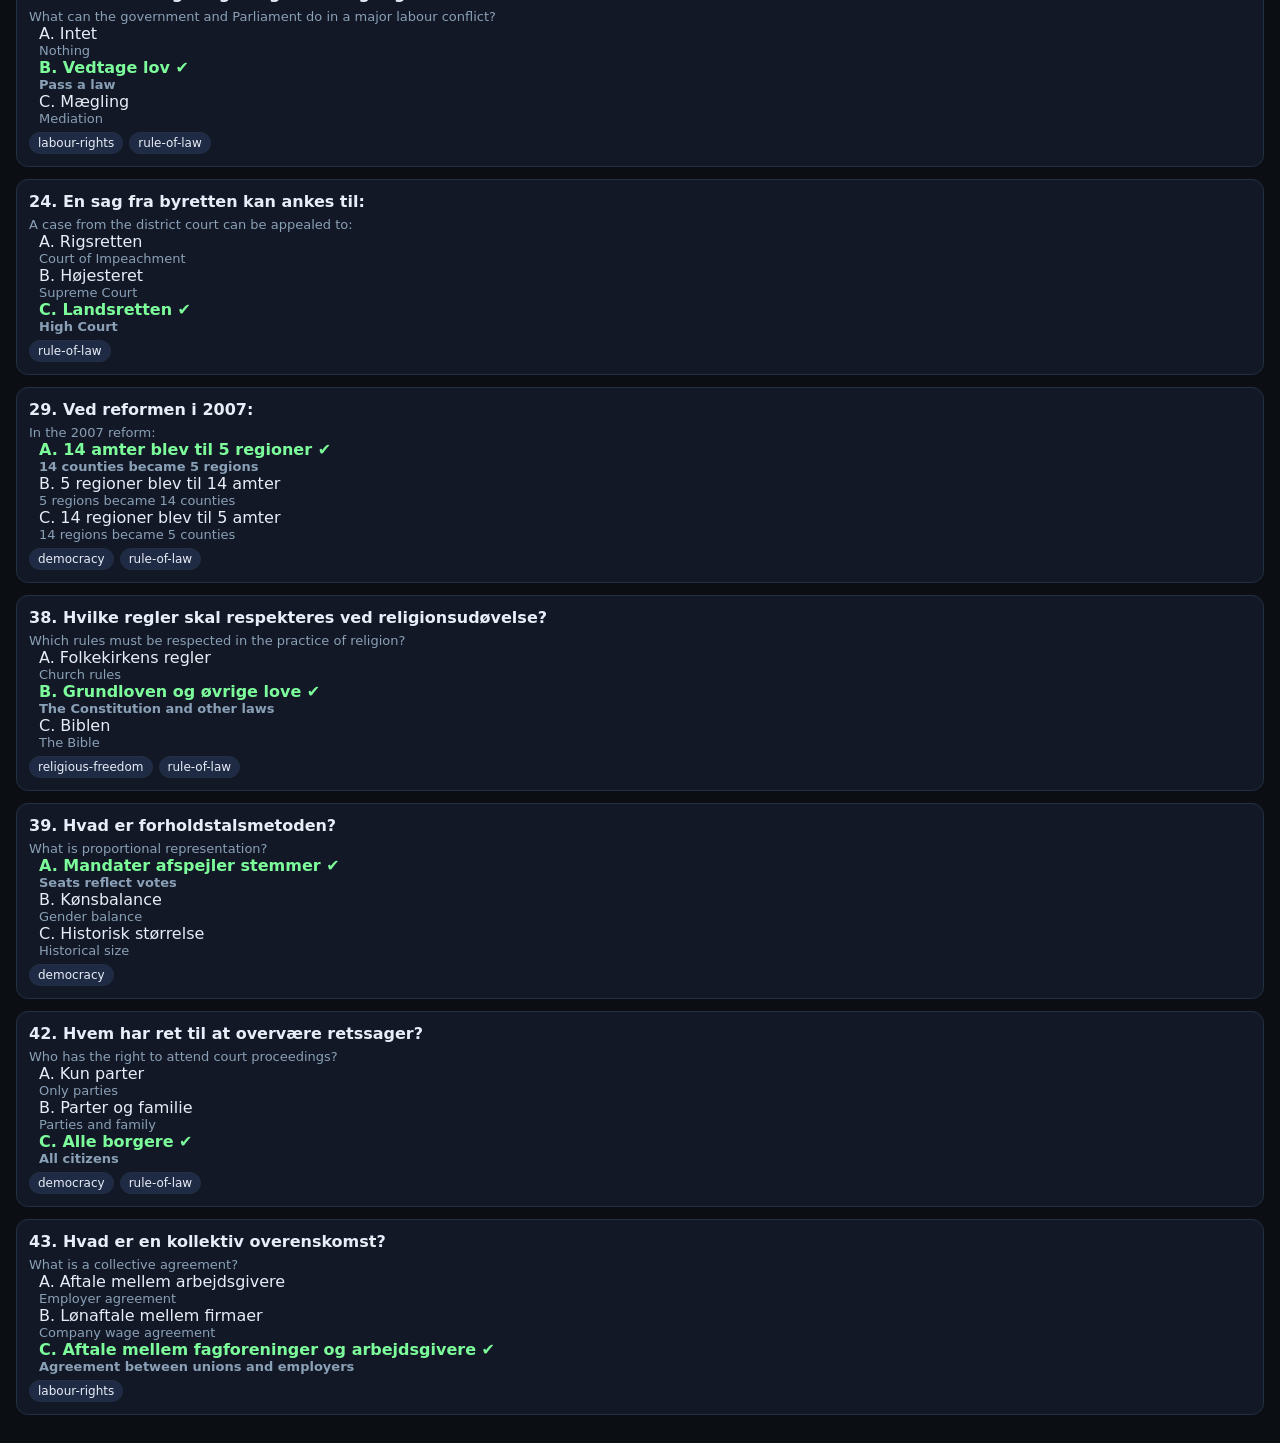
<file: docs/2025_nov_06.html>
<!doctype html>
<html lang="en">
<head>
<meta charset="utf-8">
<title>Daily Test – Viewer</title>
<meta name="viewport" content="width=device-width,initial-scale=1">
<style>
body{font-family:system-ui,Arial;background:#0b0f14;color:#e7eef7;margin:0;padding:16px}
h1{font-size:20px}
.card{background:#121826;border:1px solid #223044;border-radius:12px;padding:12px;margin:12px 0}
.q{font-weight:600;margin-bottom:6px}
.opt{margin-left:10px}
.correct{color:#7CFC9A;font-weight:600}
.tag{display:inline-block;background:#1f2a44;border:1px solid #223044;border-radius:999px;
     padding:3px 8px;font-size:12px;margin-right:6px;margin-top:6px}
.muted{color:#8aa0b6;font-size:13px}
</style>
</head>
<body>

<h1>Saved Daily Test</h1>
<div class="muted" id="meta"></div>

<div id="list"></div>

<script>
const params = new URLSearchParams(location.search);
const date = params.get("date") || "2025-11-06"; // default

fetch(`./papers/${date}.json`)
  .then(r => r.json())
  .then(data => {
    document.getElementById("meta").textContent =
      `Date: ${data.date}`;

    const list = document.getElementById("list");

    data.questions.forEach(q => {
      const div = document.createElement("div");
      div.className = "card";

      let opts = "";
      for (const k in q.options) {
        const isCorrect = q.correct === k;
        opts += `
          <div class="opt ${isCorrect ? "correct" : ""}">
            ${k}. ${q.options[k].da}
            ${isCorrect ? " ✔" : ""}
            <div class="muted">${q.options[k].en}</div>
          </div>`;
      }

      const tags = (q.tags || []).map(t =>
        `<span class="tag">${t}</span>`
      ).join("");

      div.innerHTML = `
        <div class="q">
          ${q.no}. ${q.question_da}
        </div>
        <div class="muted">${q.question_en}</div>
        ${opts}
        <div>${tags}</div>
      `;
      list.appendChild(div);
    });
  })
  .catch(err => {
    document.body.innerHTML = "<h2>Error loading paper</h2><pre>"+err+"</pre>";
  });
</script>

</body>
</html>
</file>
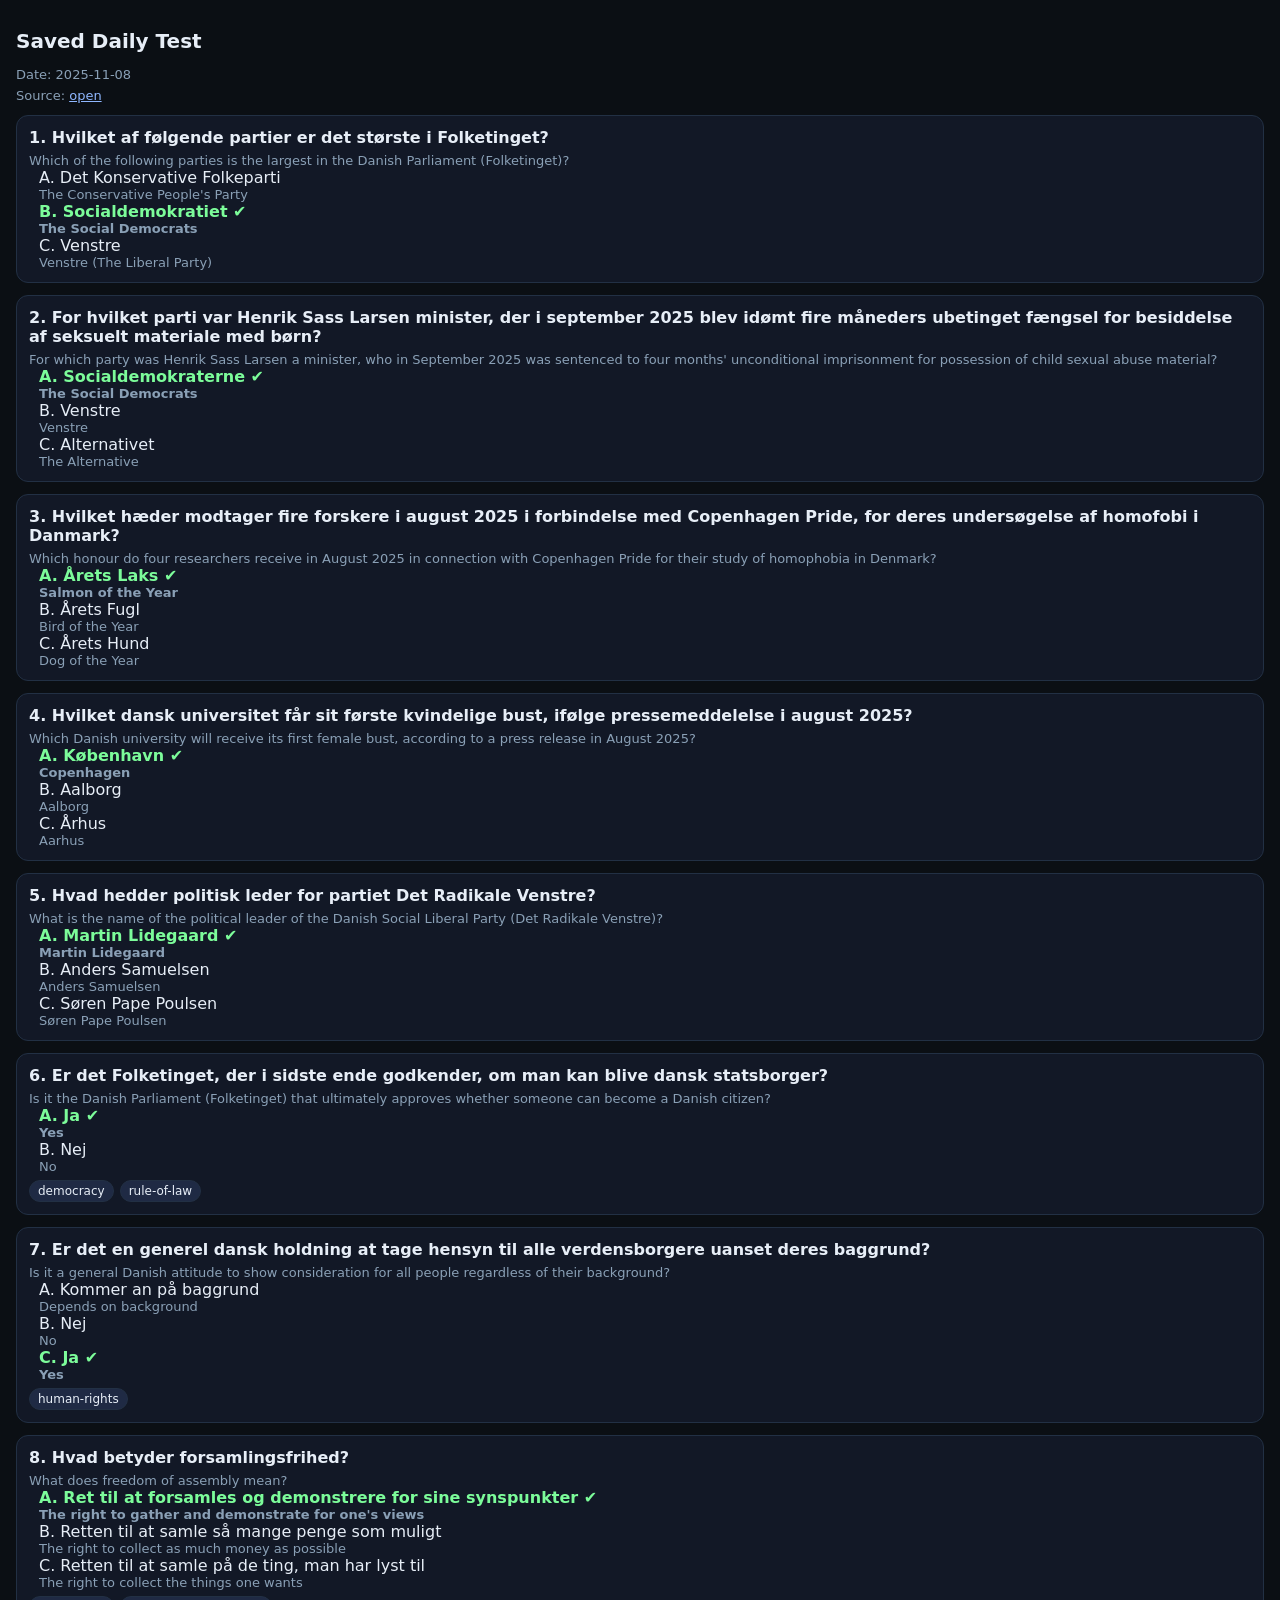
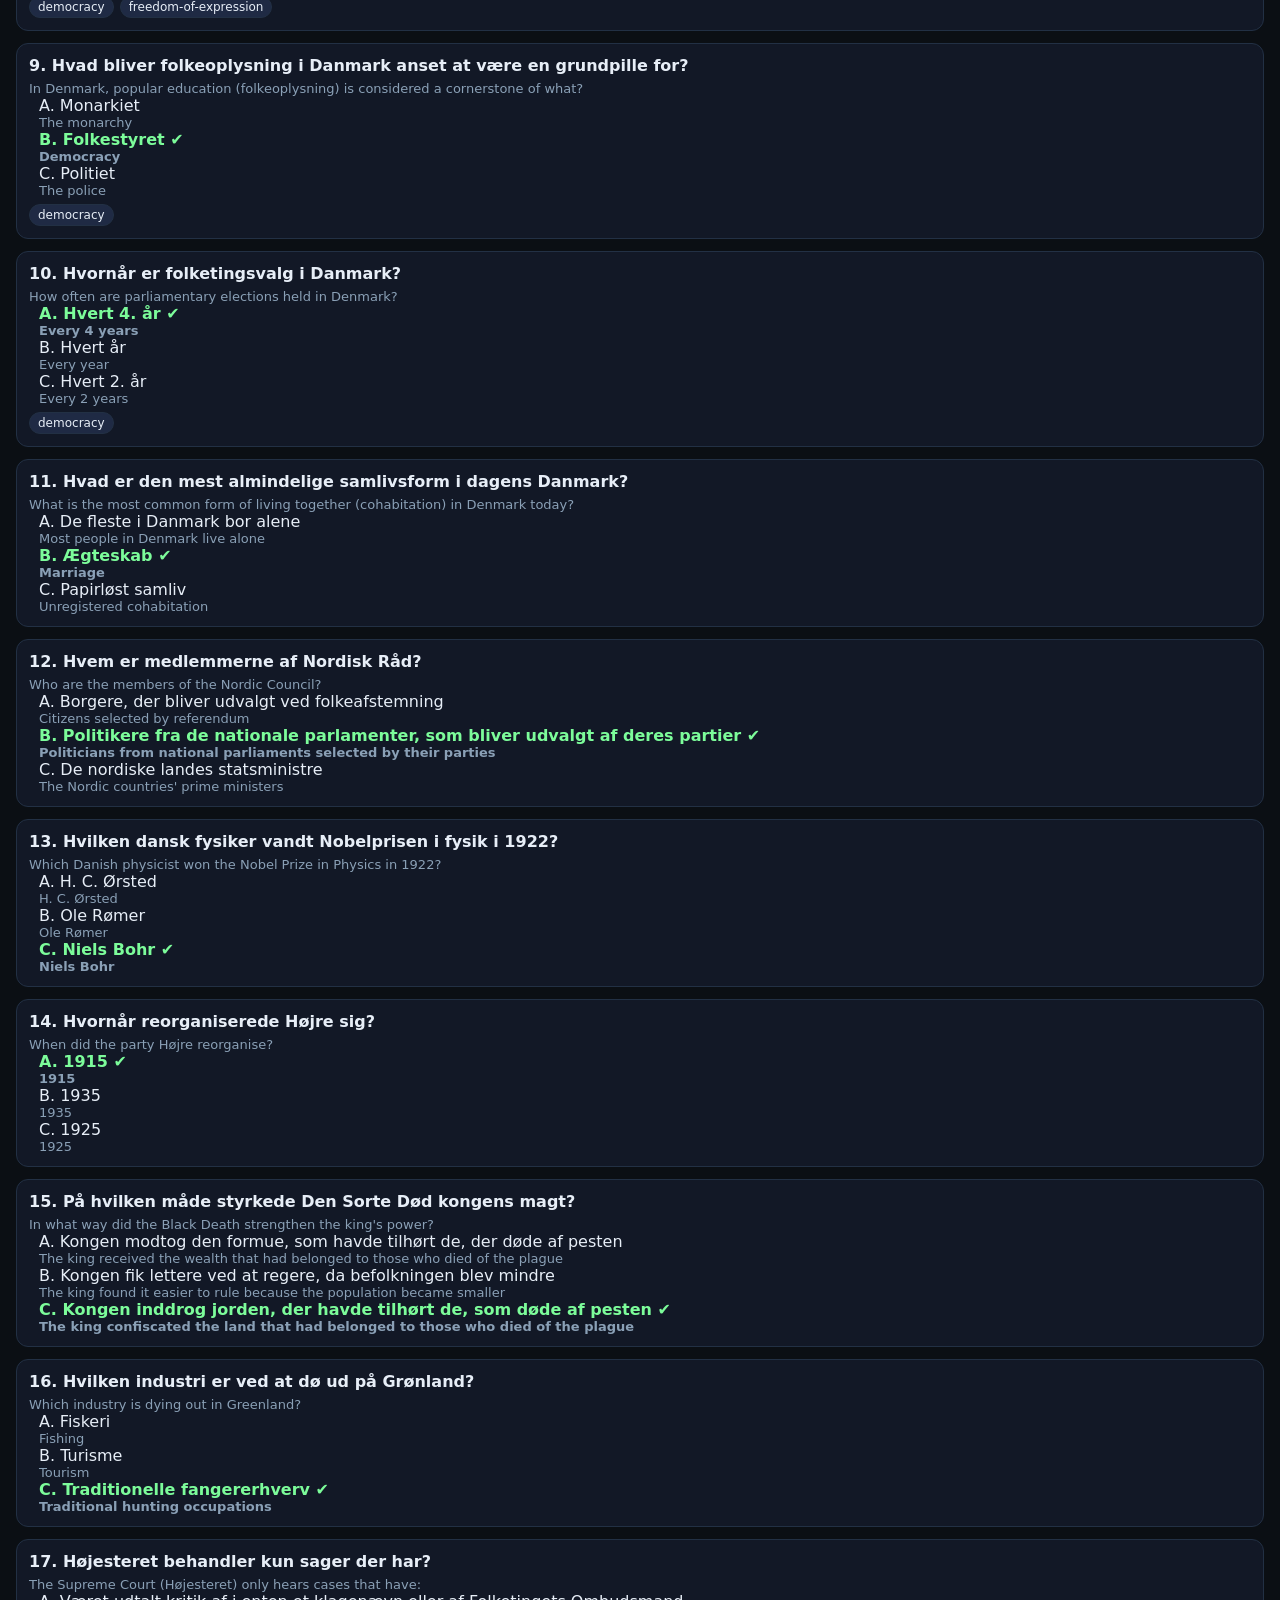
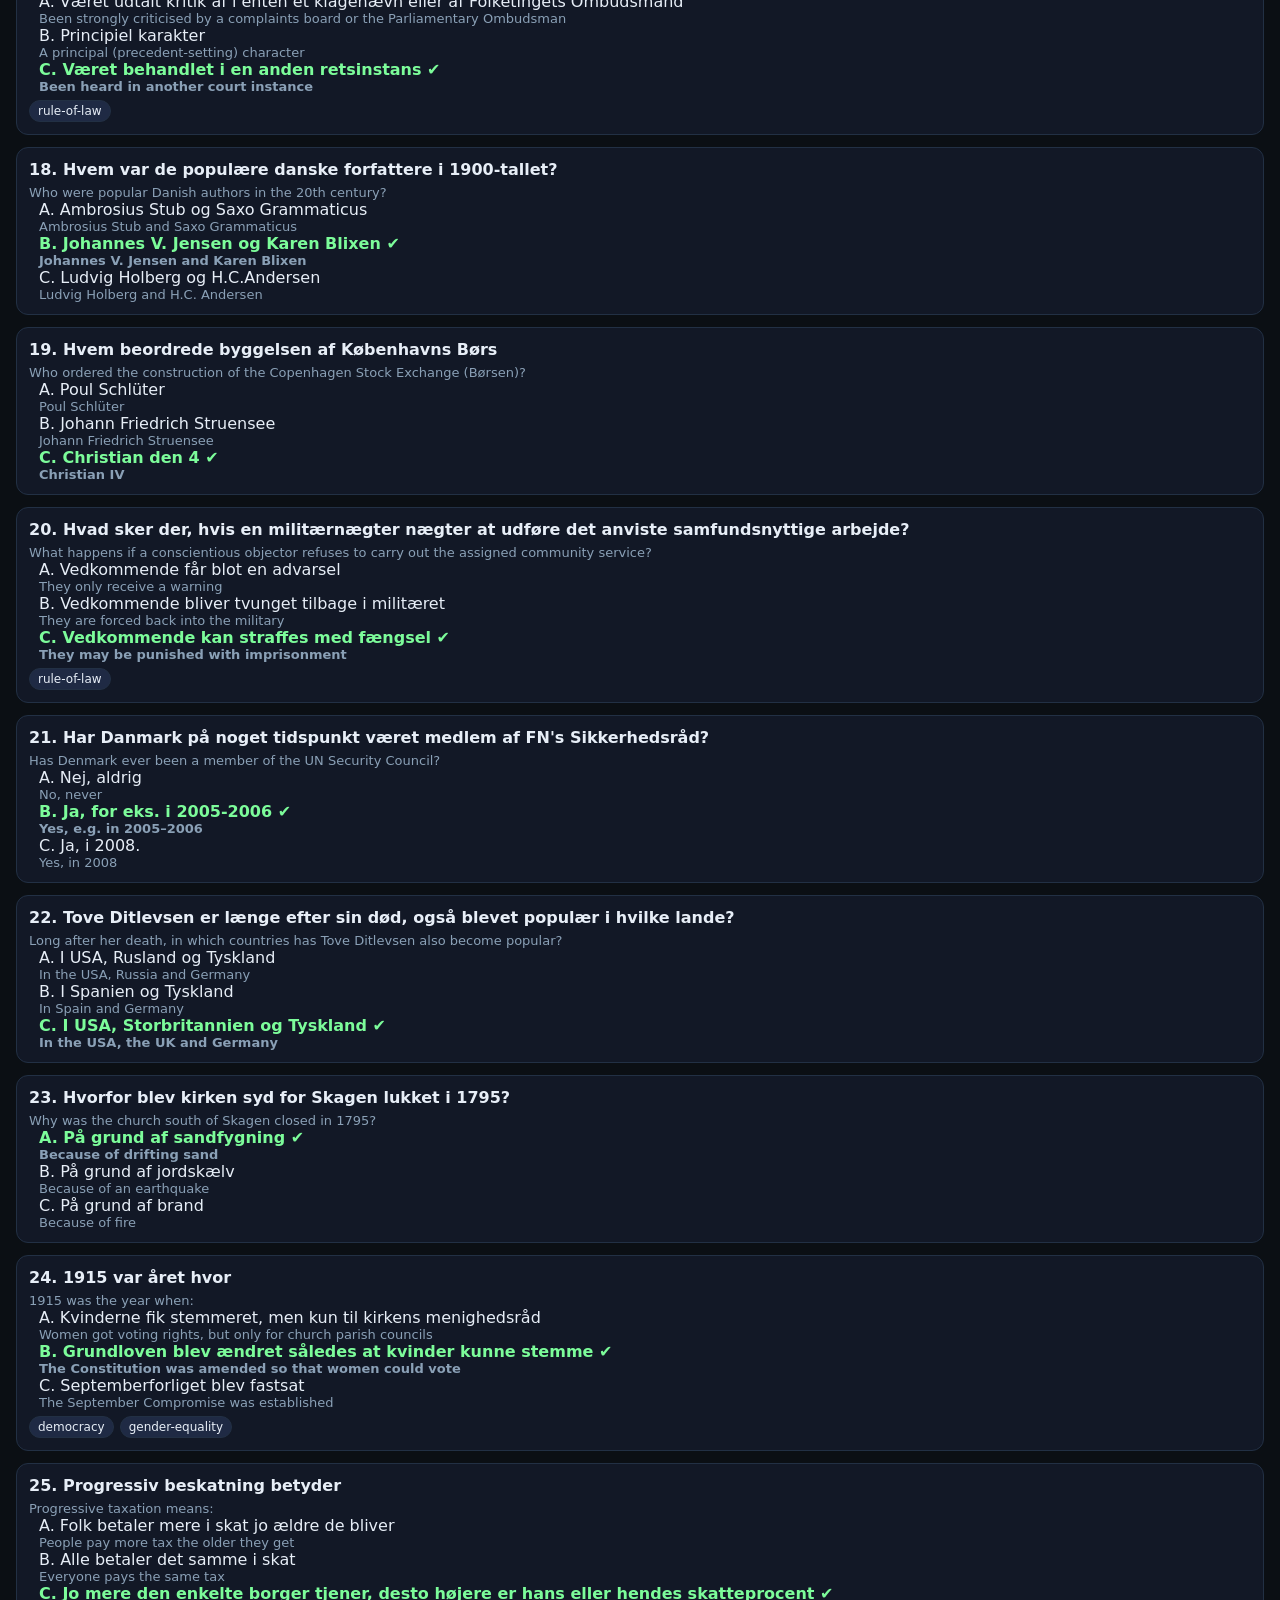
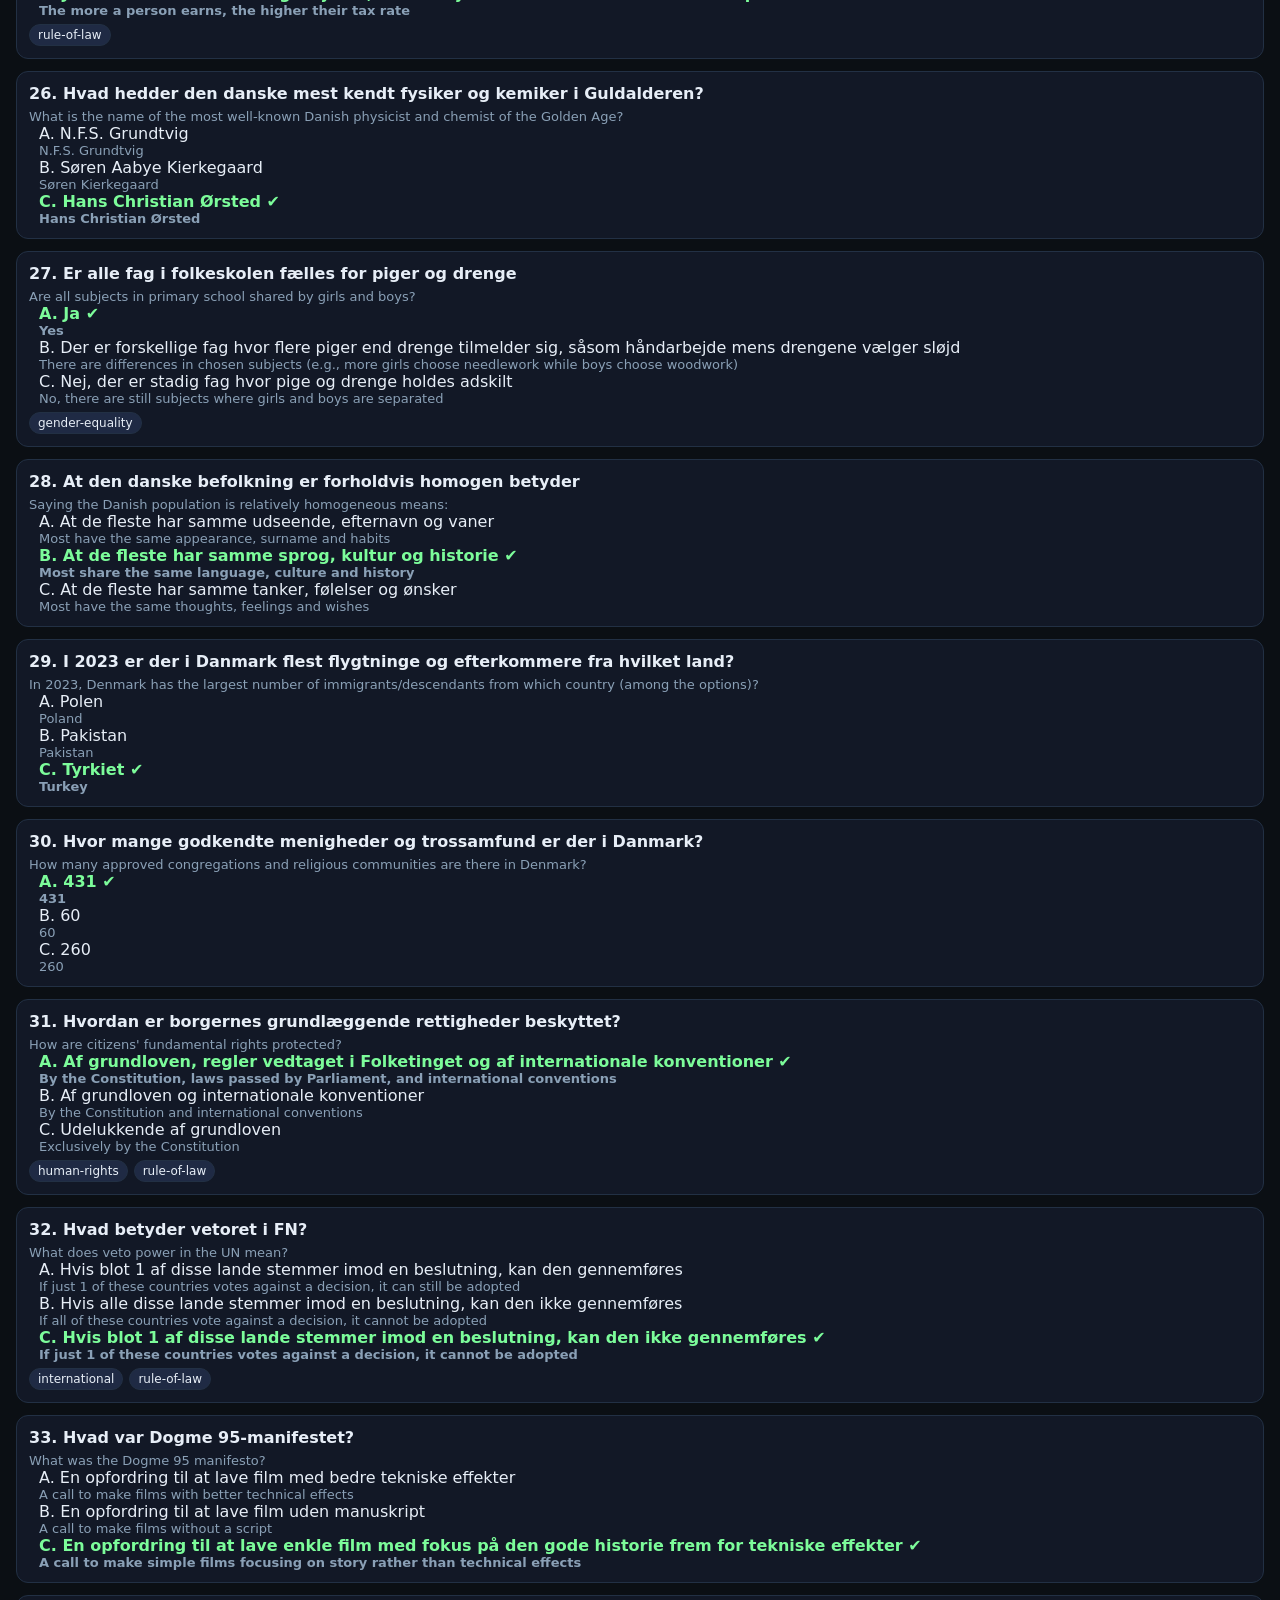
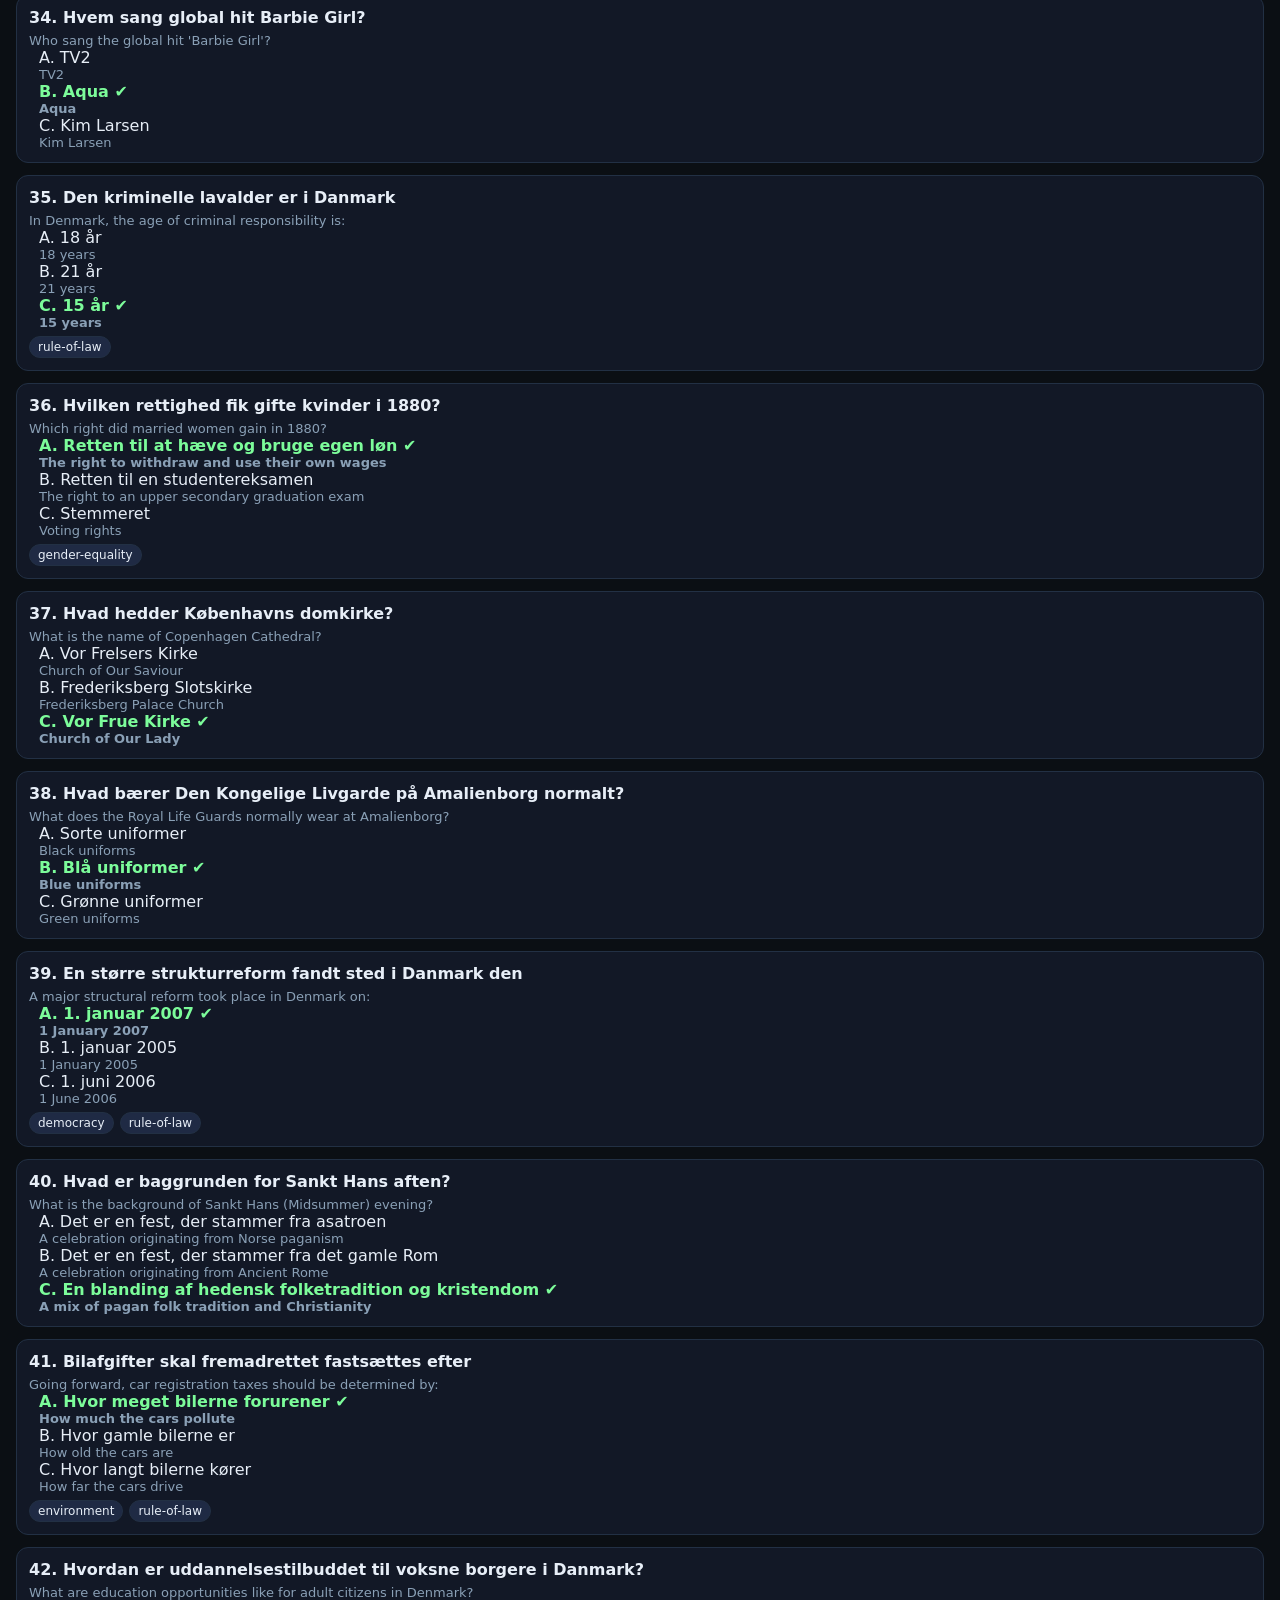
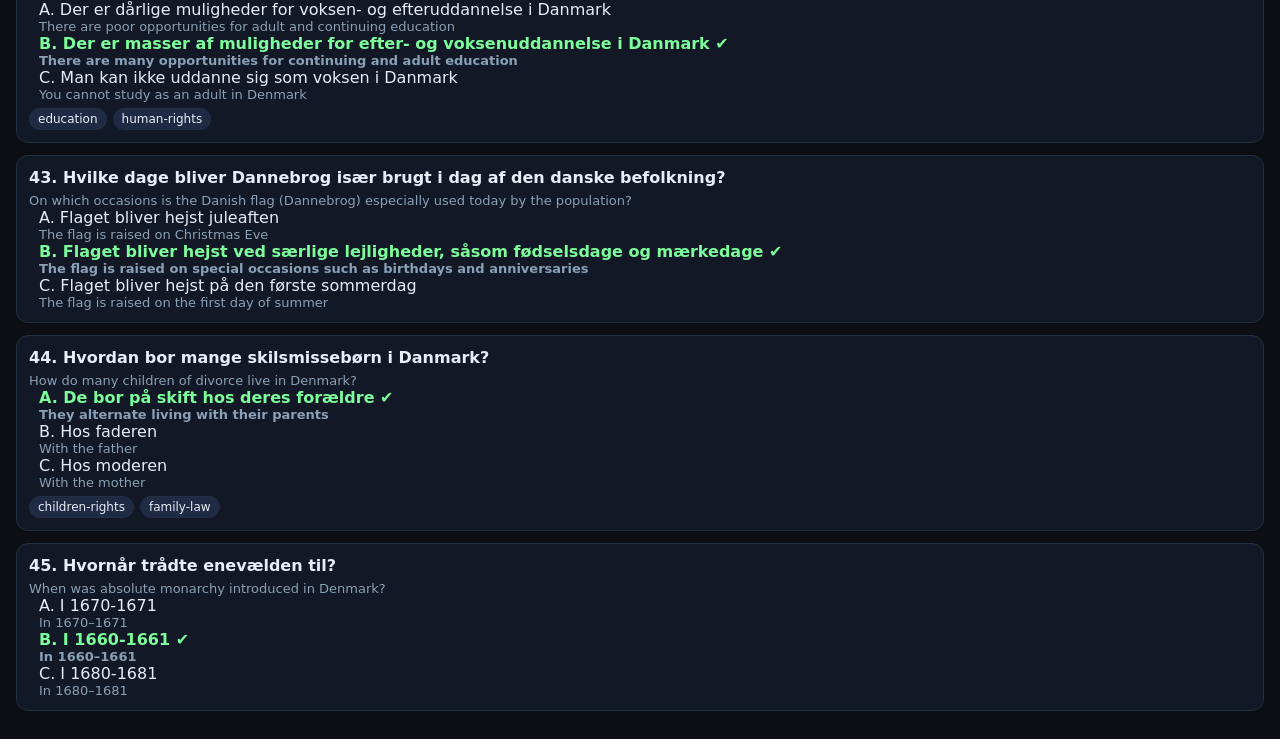
<file: docs/2025_nov_08.html>
<!doctype html>
<html lang="en">
<head>
<meta charset="utf-8">
<title>Daily Test – Viewer</title>
<meta name="viewport" content="width=device-width,initial-scale=1">
<style>
body{font-family:system-ui,Arial;background:#0b0f14;color:#e7eef7;margin:0;padding:16px}
h1{font-size:20px}
.card{background:#121826;border:1px solid #223044;border-radius:12px;padding:12px;margin:12px 0}
.q{font-weight:600;margin-bottom:6px}
.opt{margin-left:10px}
.correct{color:#7CFC9A;font-weight:600}
.tag{display:inline-block;background:#1f2a44;border:1px solid #223044;border-radius:999px;
     padding:3px 8px;font-size:12px;margin-right:6px;margin-top:6px}
.muted{color:#8aa0b6;font-size:13px}
</style>
</head>
<body>

<h1>Saved Daily Test</h1>
<div class="muted" id="meta"></div>
<div class="muted" style="margin-top:6px">
  Source: <a id="src" href="#" target="_blank" rel="noopener" style="color:#8fb7ff">open</a>
</div>

<div id="list"></div>

<script>
const params = new URLSearchParams(location.search);
const date = params.get("date") || "2025-11-08"; // default

fetch(`./papers/${date}.json`)
  .then(r => r.json())
  .then(data => {
    document.getElementById("meta").textContent = `Date: ${data.date}`;
    const a = document.getElementById("src");
    a.href = data.sourceUrl || "#";

    const list = document.getElementById("list");

    data.questions.forEach(q => {
      const div = document.createElement("div");
      div.className = "card";

      let opts = "";
      for (const k in q.options) {
        const isCorrect = q.correct === k;
        opts += `
          <div class="opt ${isCorrect ? "correct" : ""}">
            ${k}. ${q.options[k].da} ${isCorrect ? " ✔" : ""}
            <div class="muted">${q.options[k].en}</div>
          </div>`;
      }

      const tags = (q.tags || []).map(t =>
        `<span class="tag">${t}</span>`
      ).join("");

      div.innerHTML = `
        <div class="q">${q.no}. ${q.question_da}</div>
        <div class="muted">${q.question_en}</div>
        ${opts}
        <div>${tags}</div>
      `;
      list.appendChild(div);
    });
  })
  .catch(err => {
    document.body.innerHTML = "<h2>Error loading paper</h2><pre>"+err+"</pre>";
  });
</script>

</body>
</html>
</file>
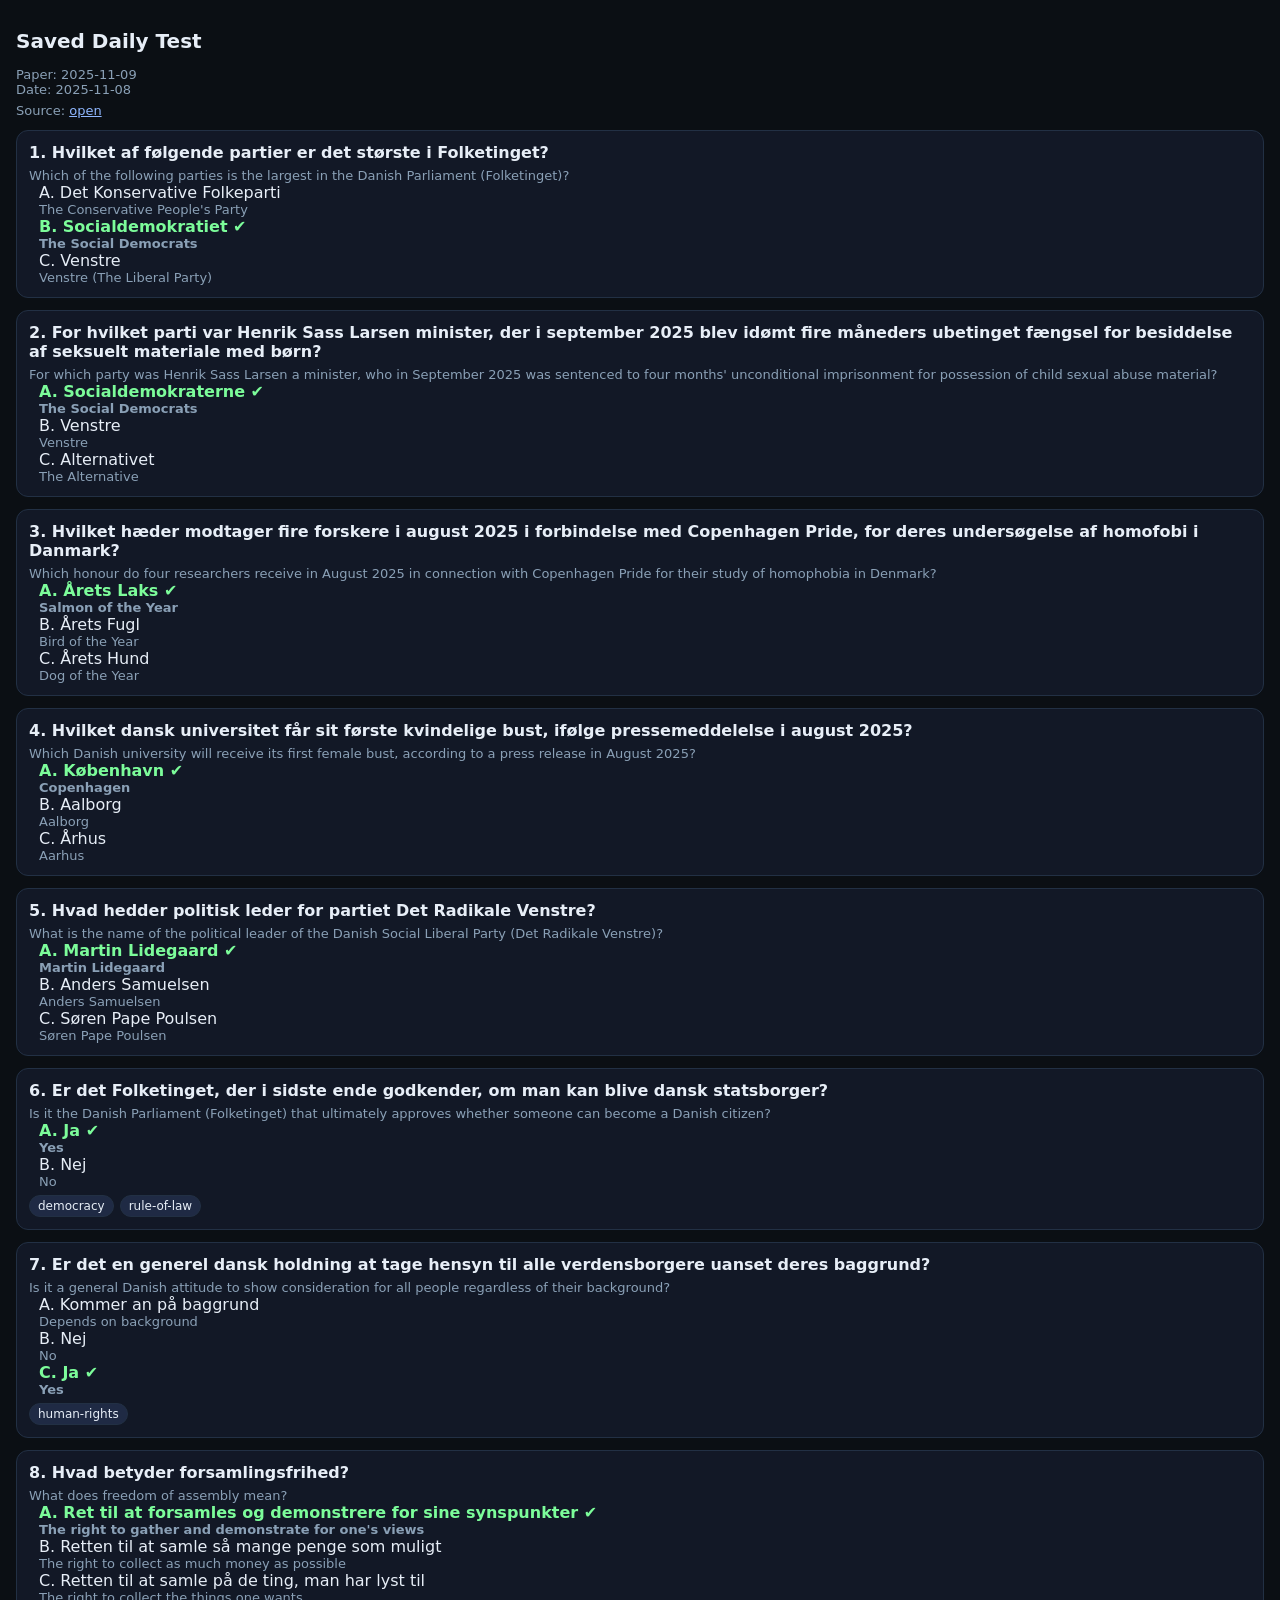
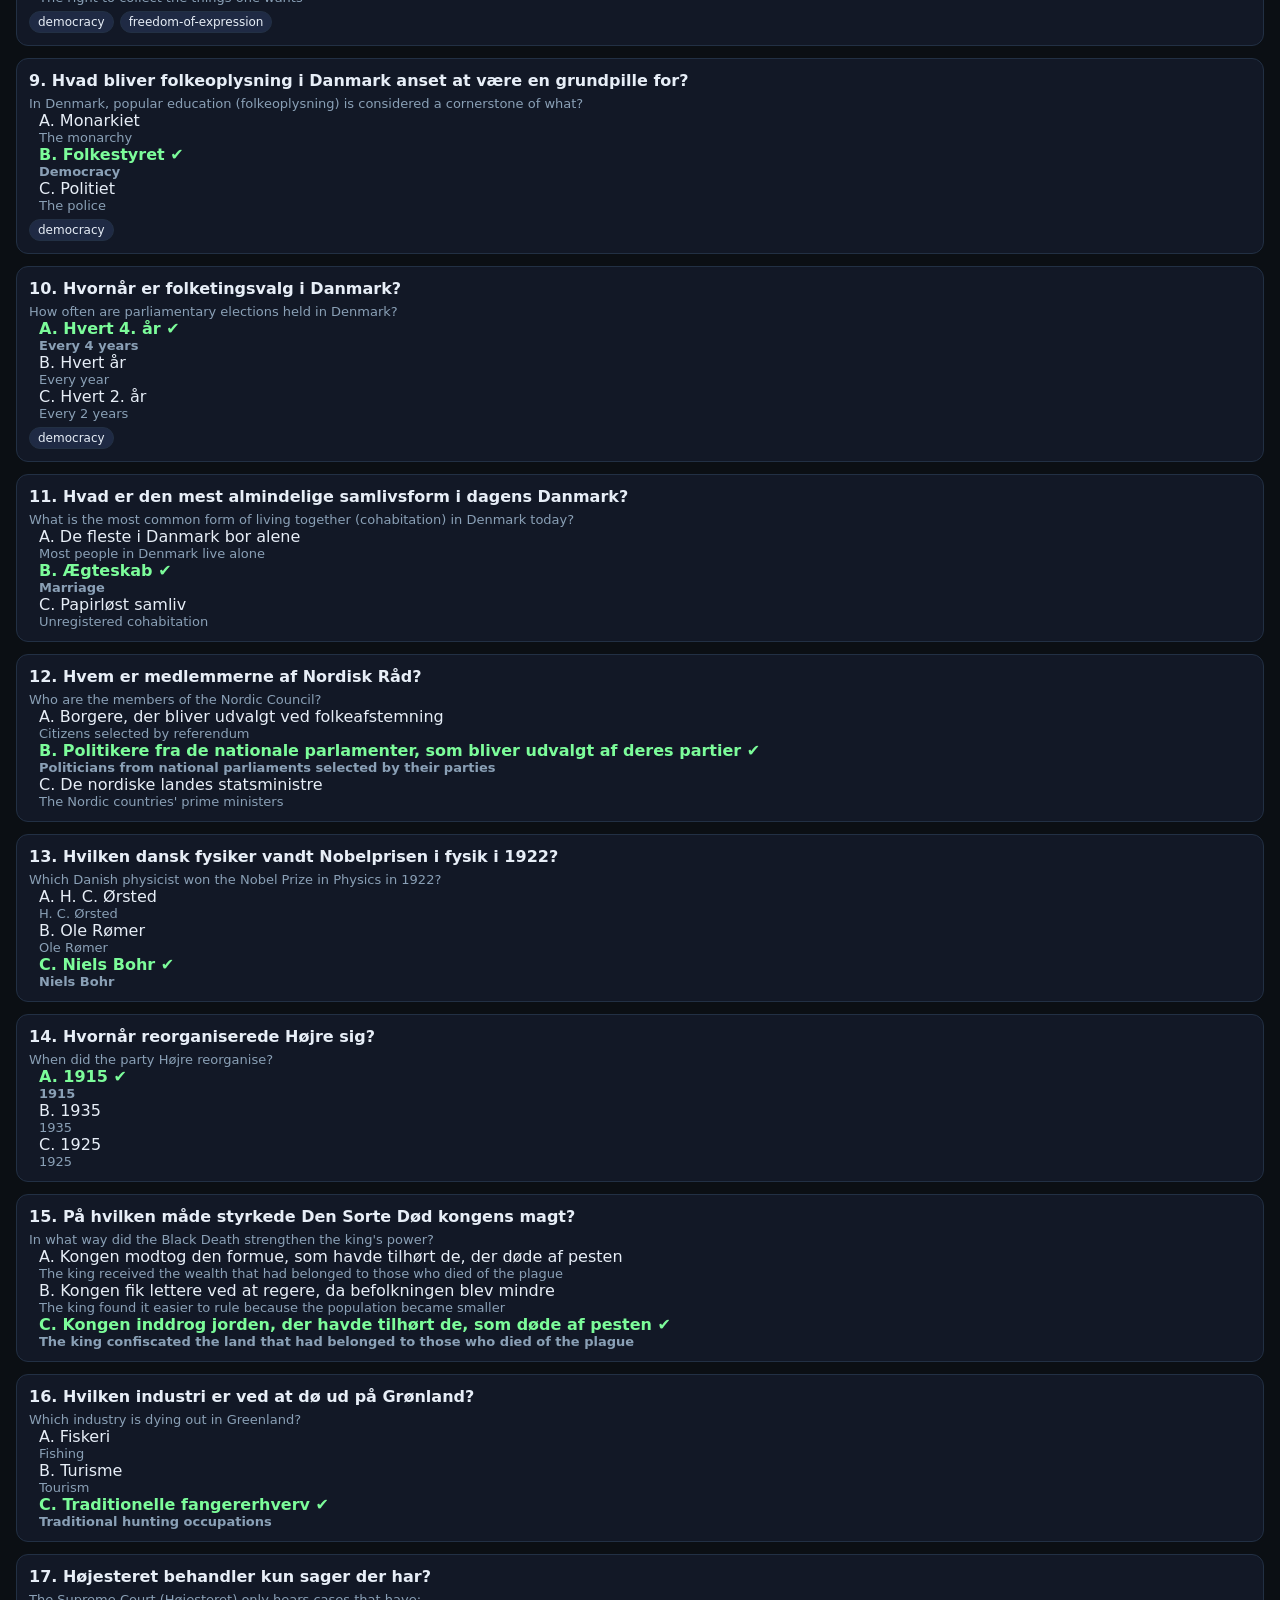
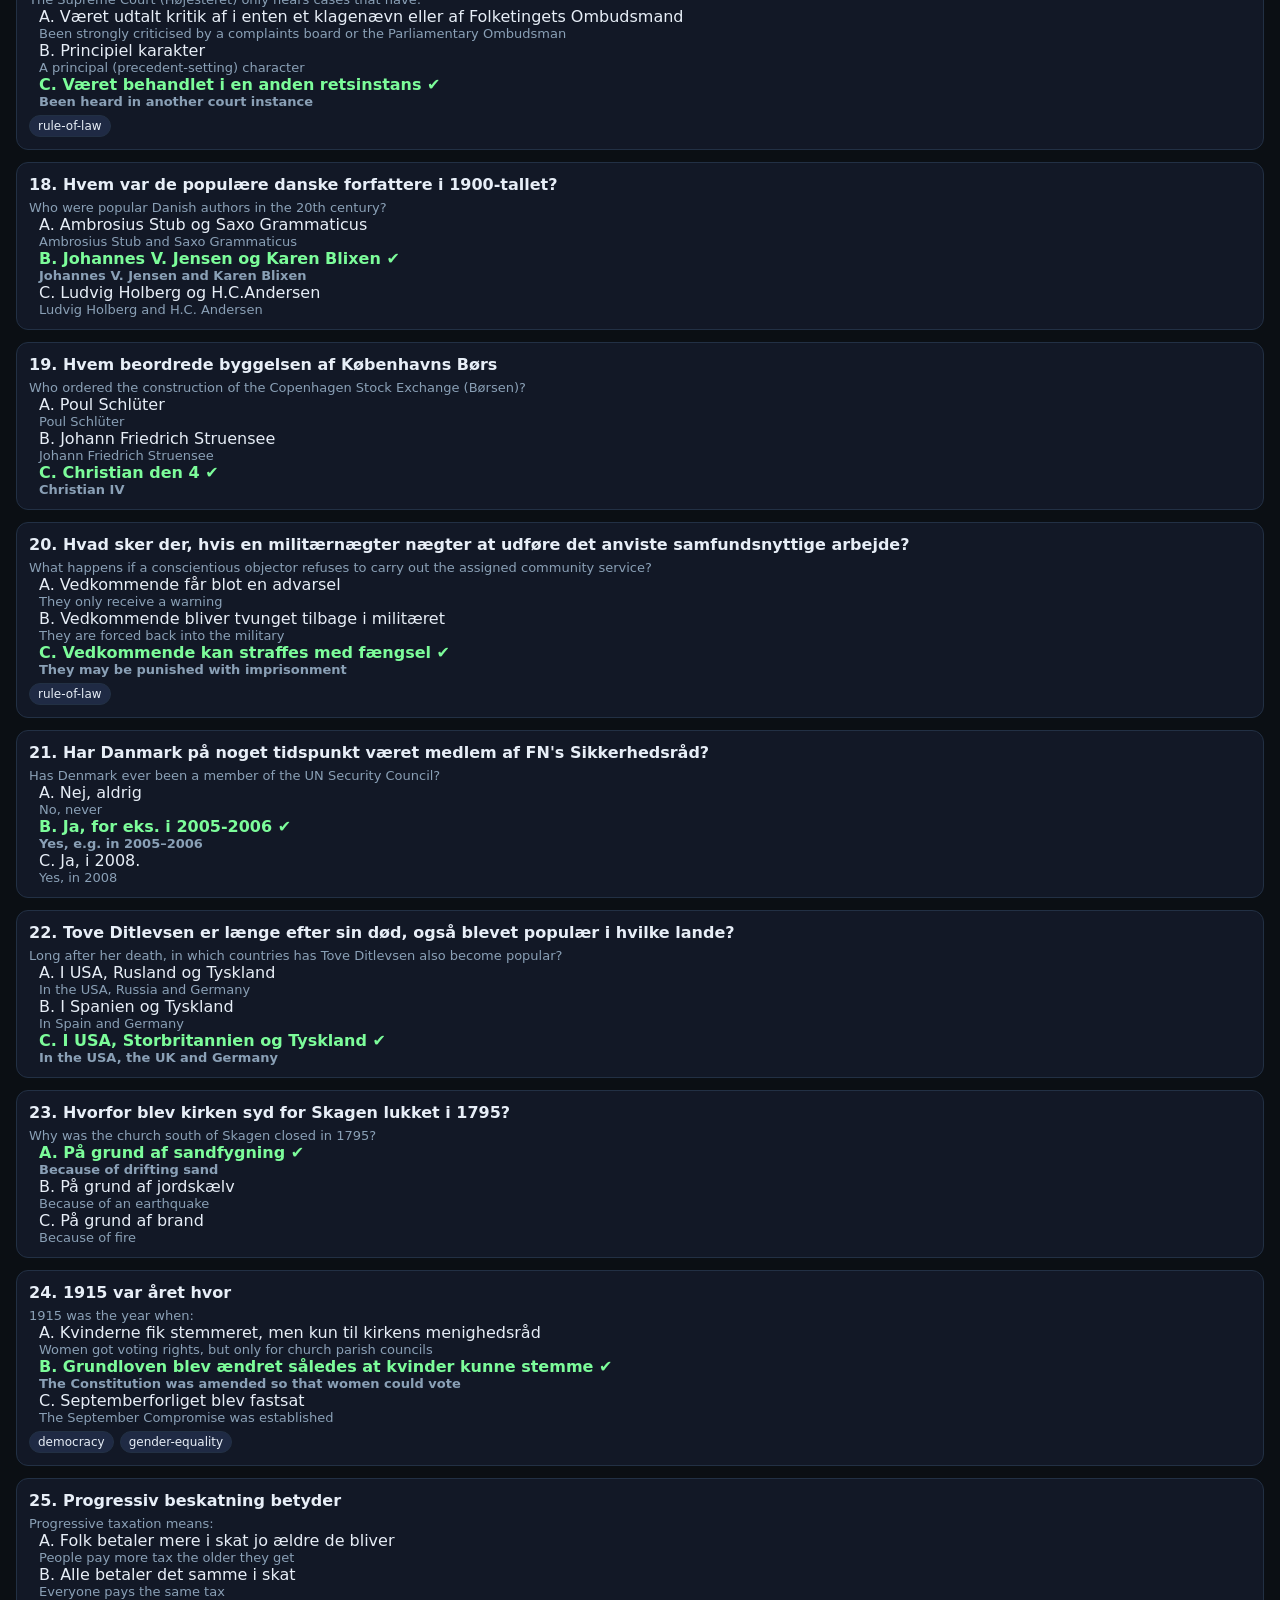
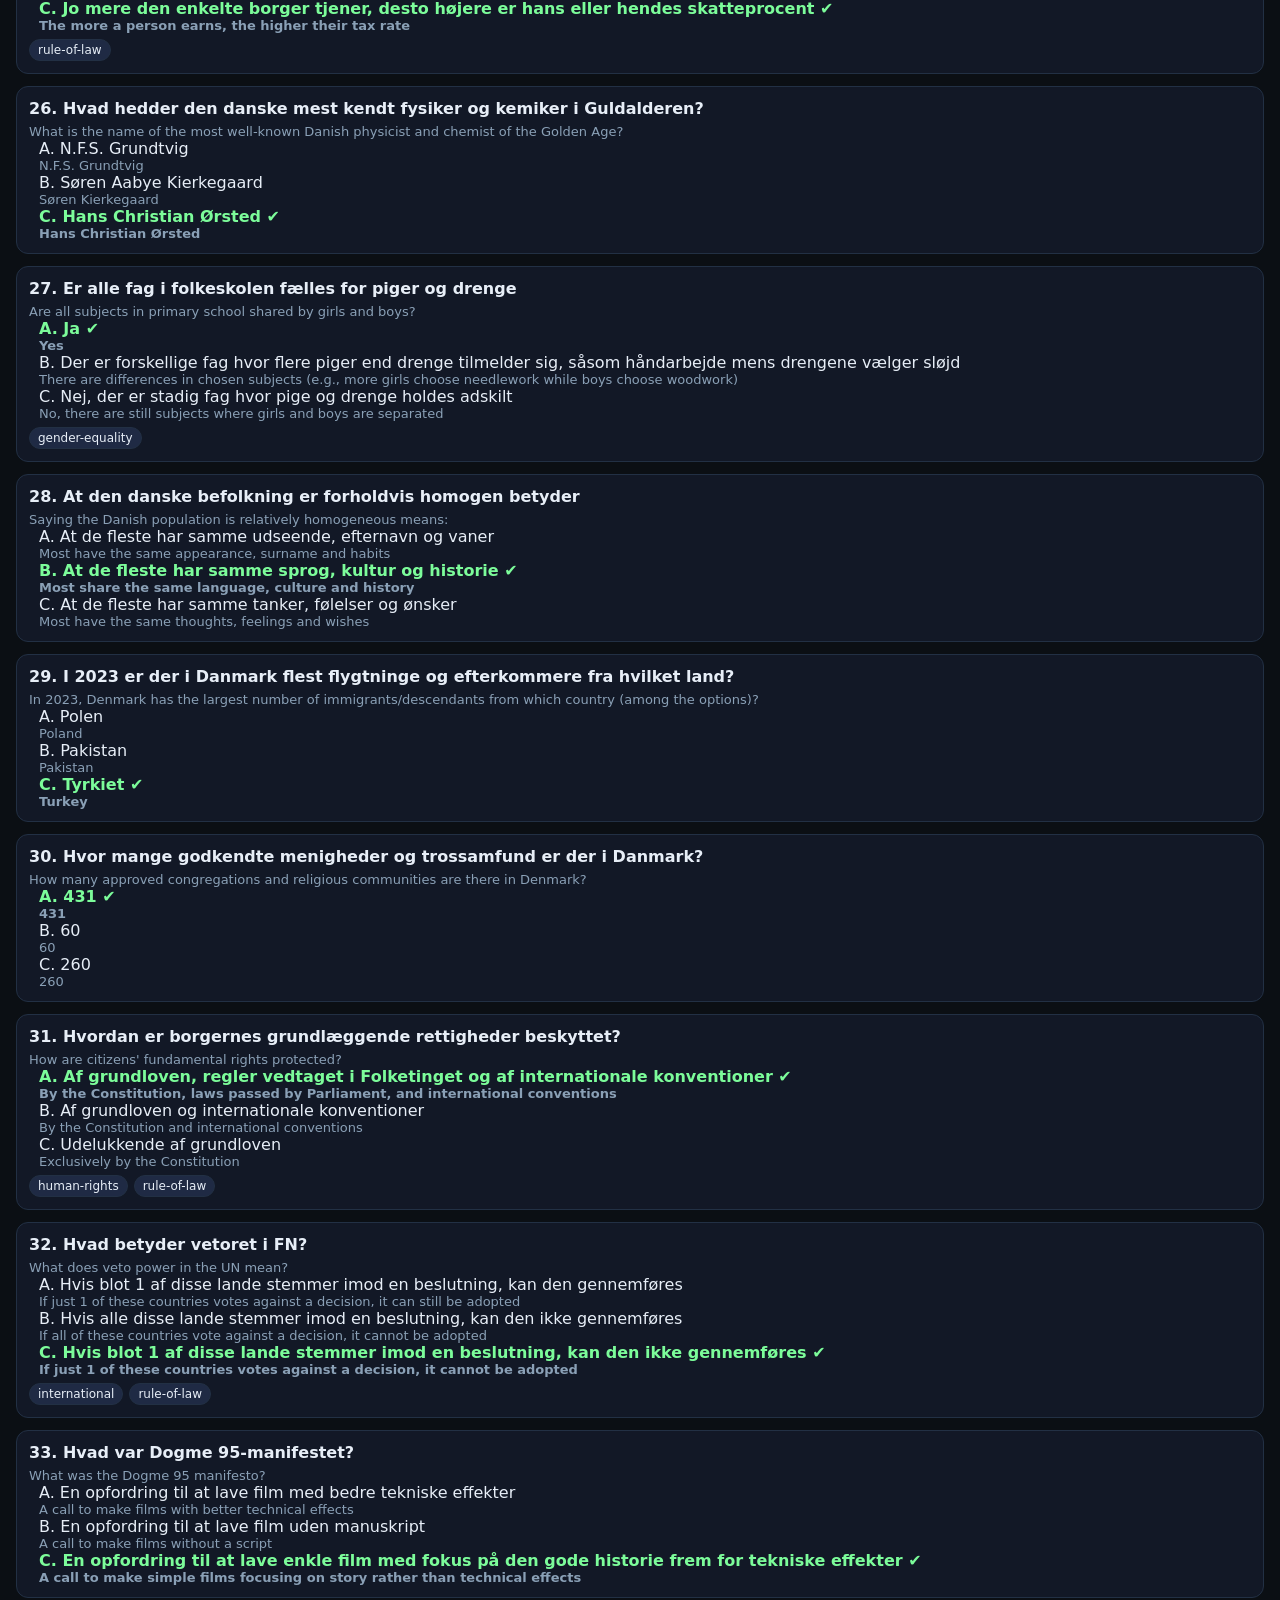
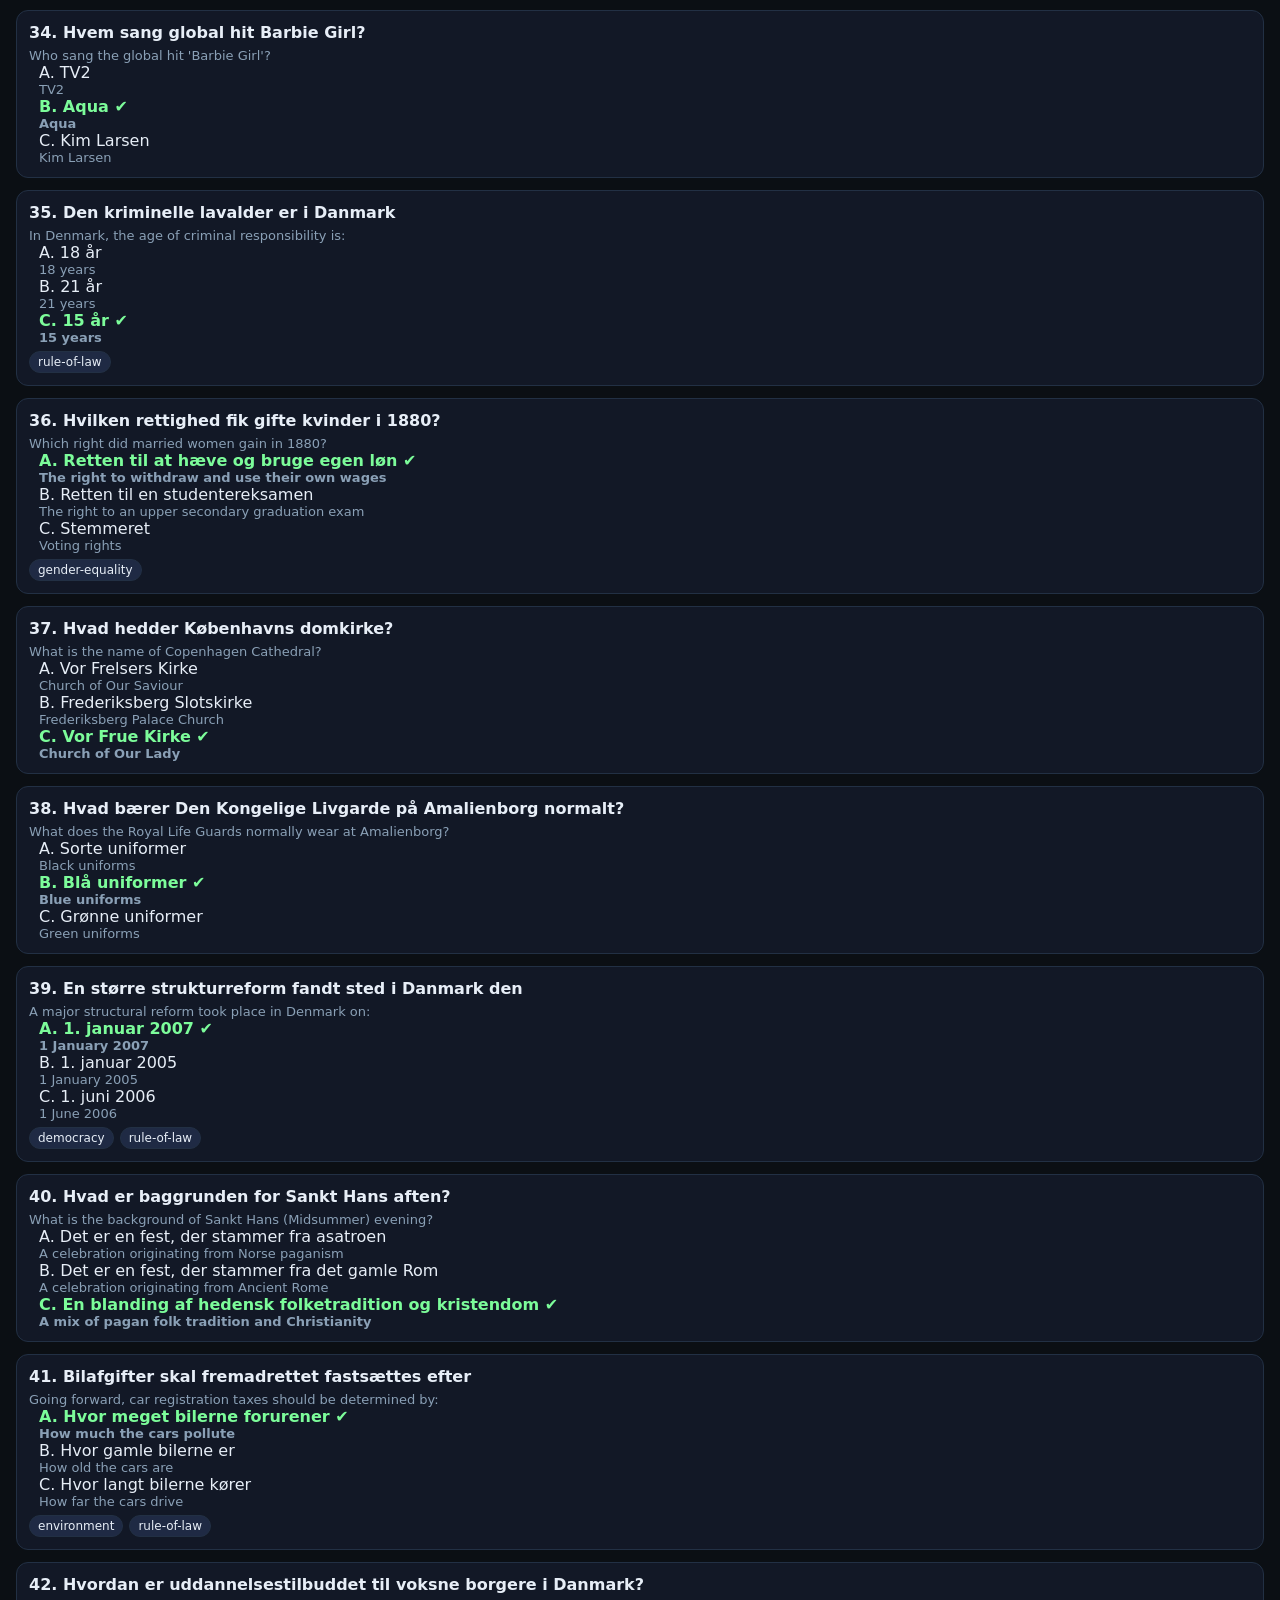
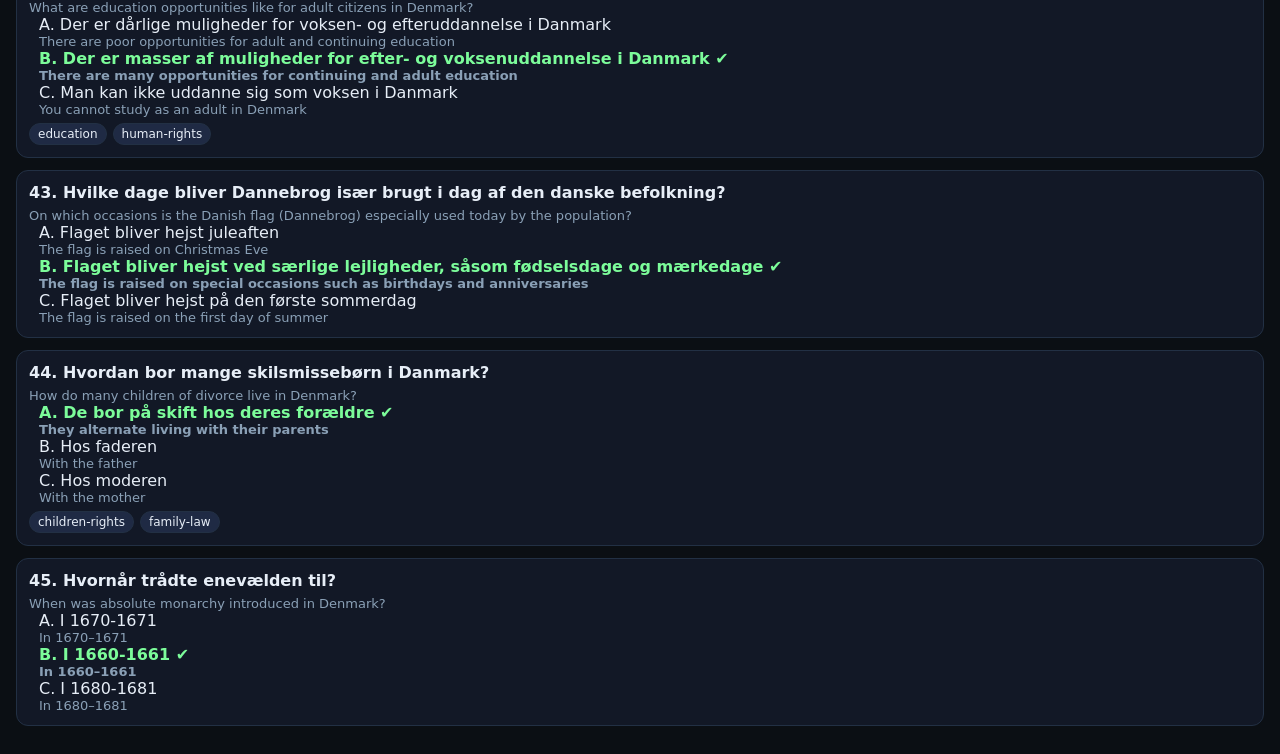
<file: docs/2025_nov_09.html>
<!doctype html>
<html lang="en">
<head>
<meta charset="utf-8">
<title>Daily Test – Viewer</title>
<meta name="viewport" content="width=device-width,initial-scale=1">
<style>
body{font-family:system-ui,Arial;background:#0b0f14;color:#e7eef7;margin:0;padding:16px}
h1{font-size:20px}
.card{background:#121826;border:1px solid #223044;border-radius:12px;padding:12px;margin:12px 0}
.q{font-weight:600;margin-bottom:6px}
.opt{margin-left:10px}
.correct{color:#7CFC9A;font-weight:600}
.tag{display:inline-block;background:#1f2a44;border:1px solid #223044;border-radius:999px;
     padding:3px 8px;font-size:12px;margin-right:6px;margin-top:6px}
.muted{color:#8aa0b6;font-size:13px}
</style>
</head>
<body>

<h1>Saved Daily Test</h1>
<div class="muted">Paper: 2025-11-09</div>
<div class="muted" id="meta"></div>
<div class="muted" style="margin-top:6px">
  Source: <a id="src" href="#" target="_blank" rel="noopener" style="color:#8fb7ff">open</a>
</div>

<div id="list"></div>

<script>
const params = new URLSearchParams(location.search);
const date = params.get("date") || "2025-11-08"; // default

fetch(`./papers/${date}.json`)
  .then(r => r.json())
  .then(data => {
    document.getElementById("meta").textContent = `Date: ${data.date}`;
    const a = document.getElementById("src");
    a.href = data.sourceUrl || "#";

    const list = document.getElementById("list");

    data.questions.forEach(q => {
      const div = document.createElement("div");
      div.className = "card";

      let opts = "";
      for (const k in q.options) {
        const isCorrect = q.correct === k;
        opts += `
          <div class="opt ${isCorrect ? "correct" : ""}">
            ${k}. ${q.options[k].da} ${isCorrect ? " ✔" : ""}
            <div class="muted">${q.options[k].en}</div>
          </div>`;
      }

      const tags = (q.tags || []).map(t =>
        `<span class="tag">${t}</span>`
      ).join("");

      div.innerHTML = `
        <div class="q">${q.no}. ${q.question_da}</div>
        <div class="muted">${q.question_en}</div>
        ${opts}
        <div>${tags}</div>
      `;
      list.appendChild(div);
    });
  })
  .catch(err => {
    document.body.innerHTML = "<h2>Error loading paper</h2><pre>"+err+"</pre>";
  });
</script>

</body>
</html>
</file>
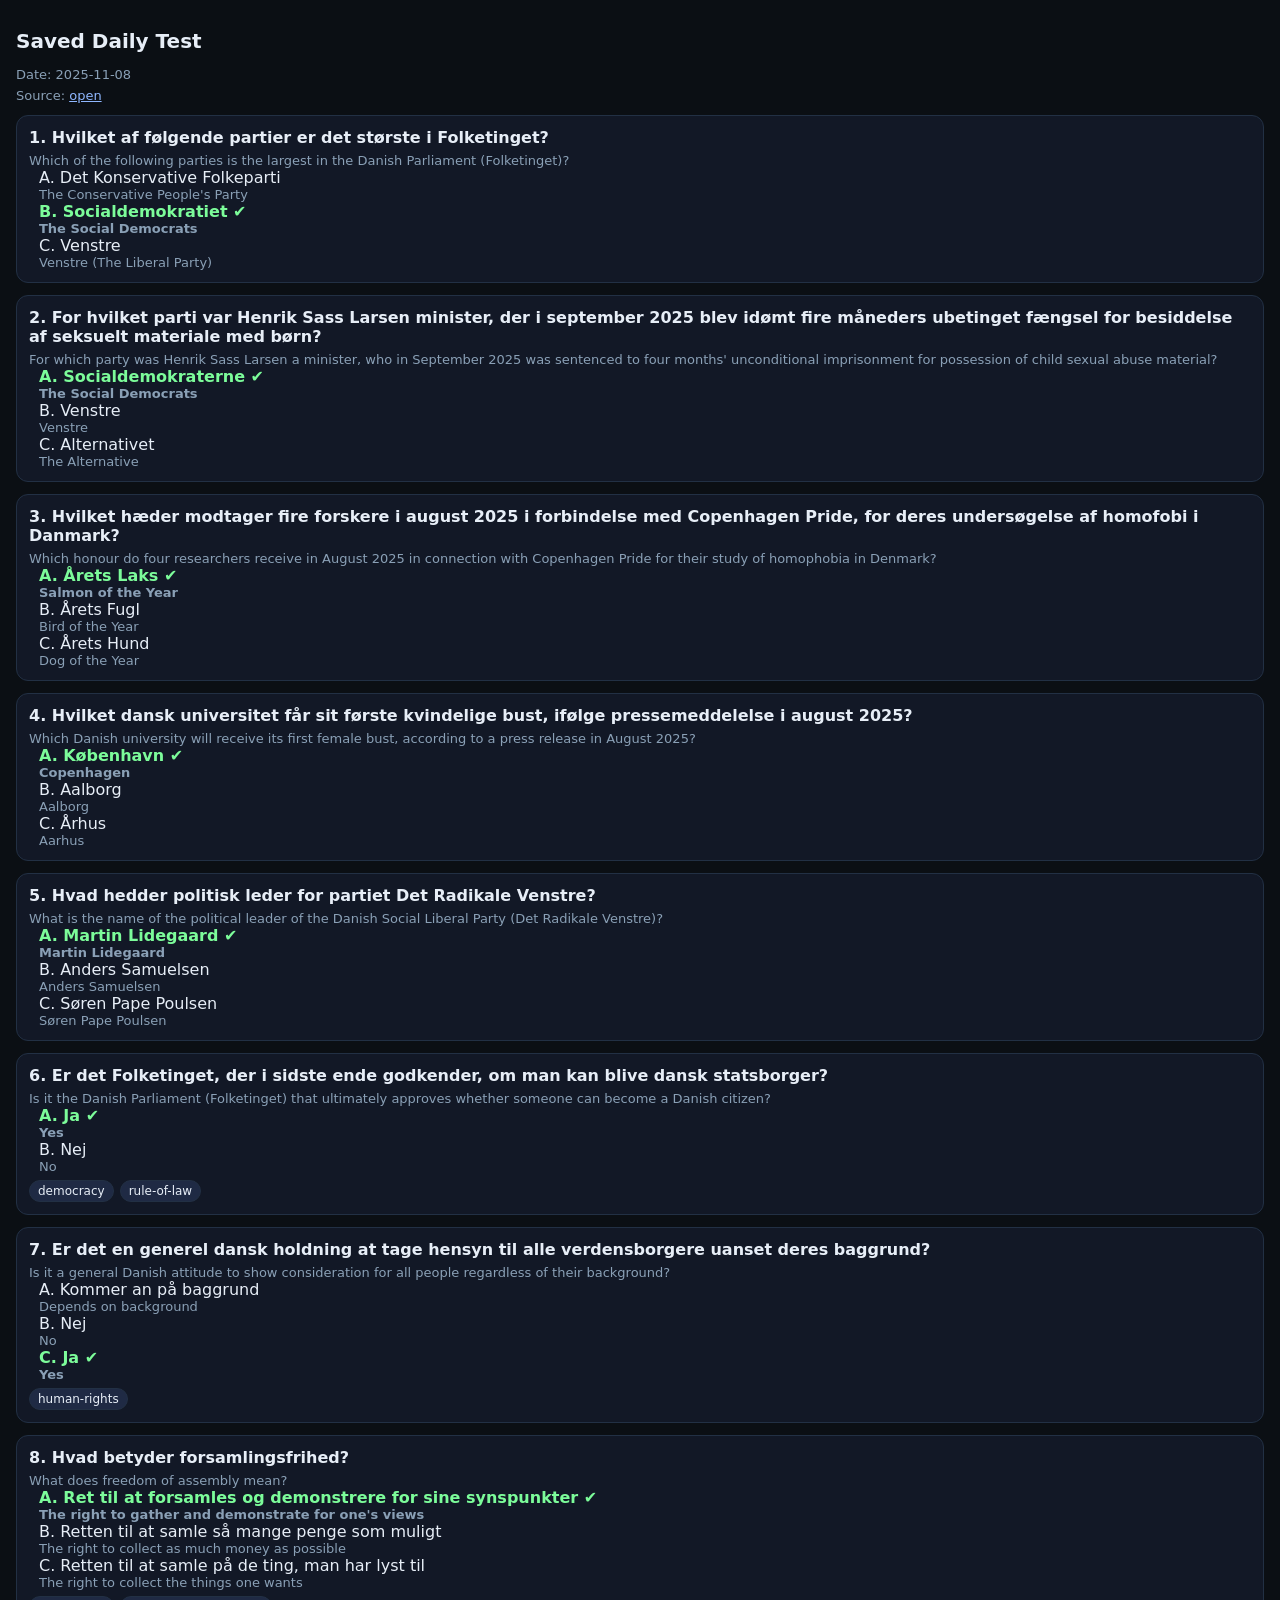
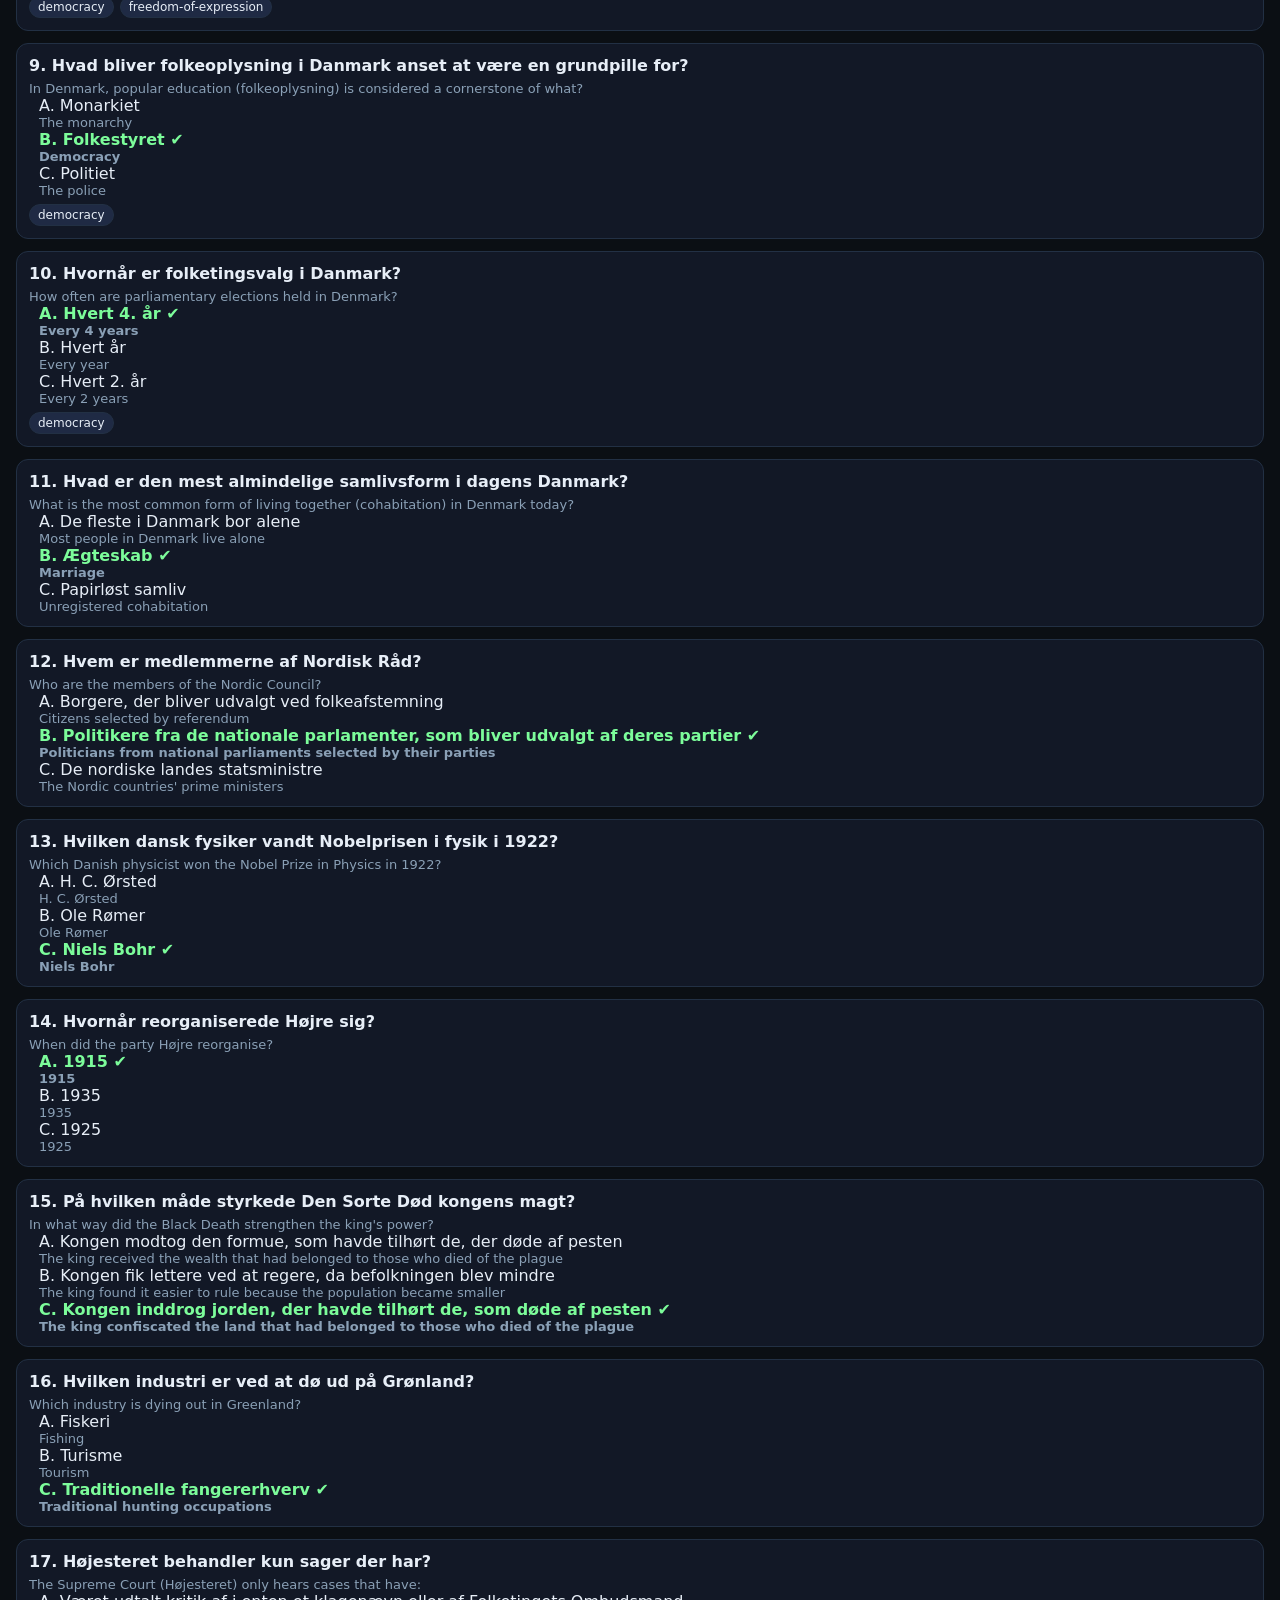
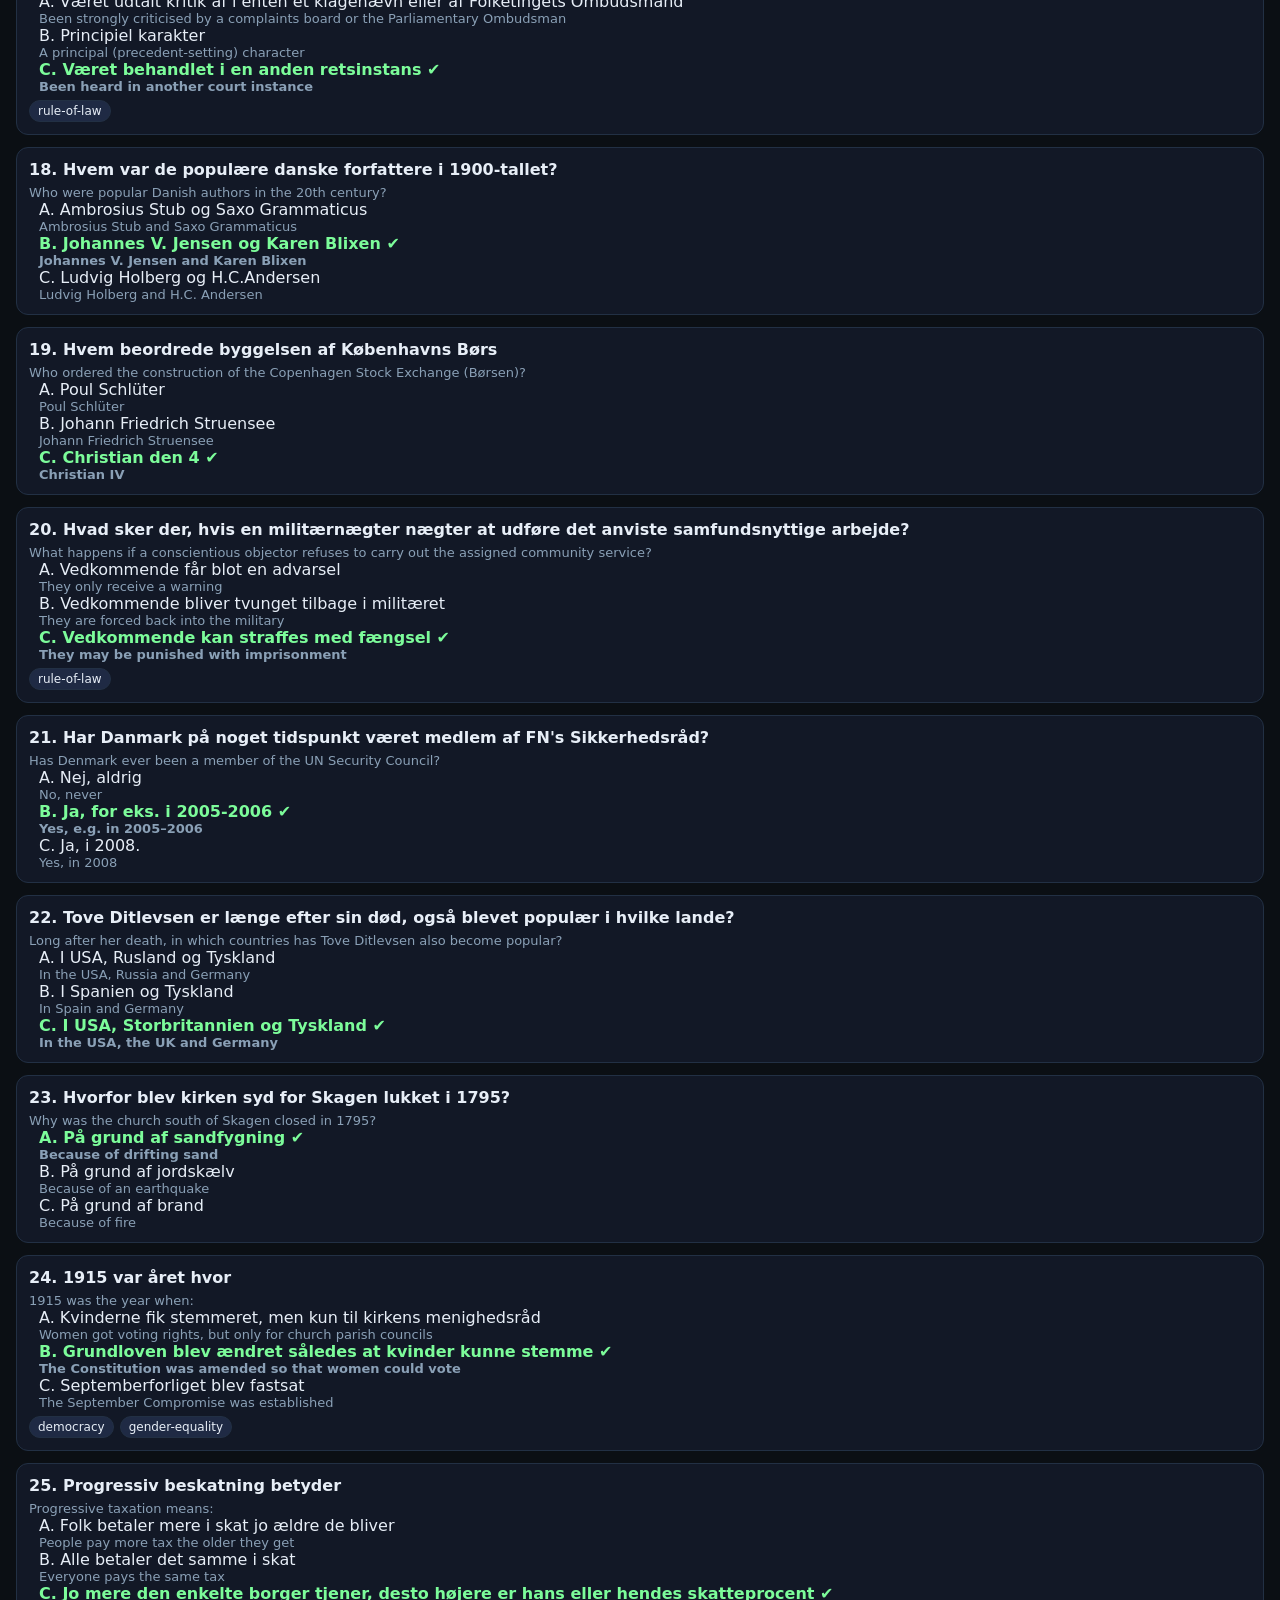
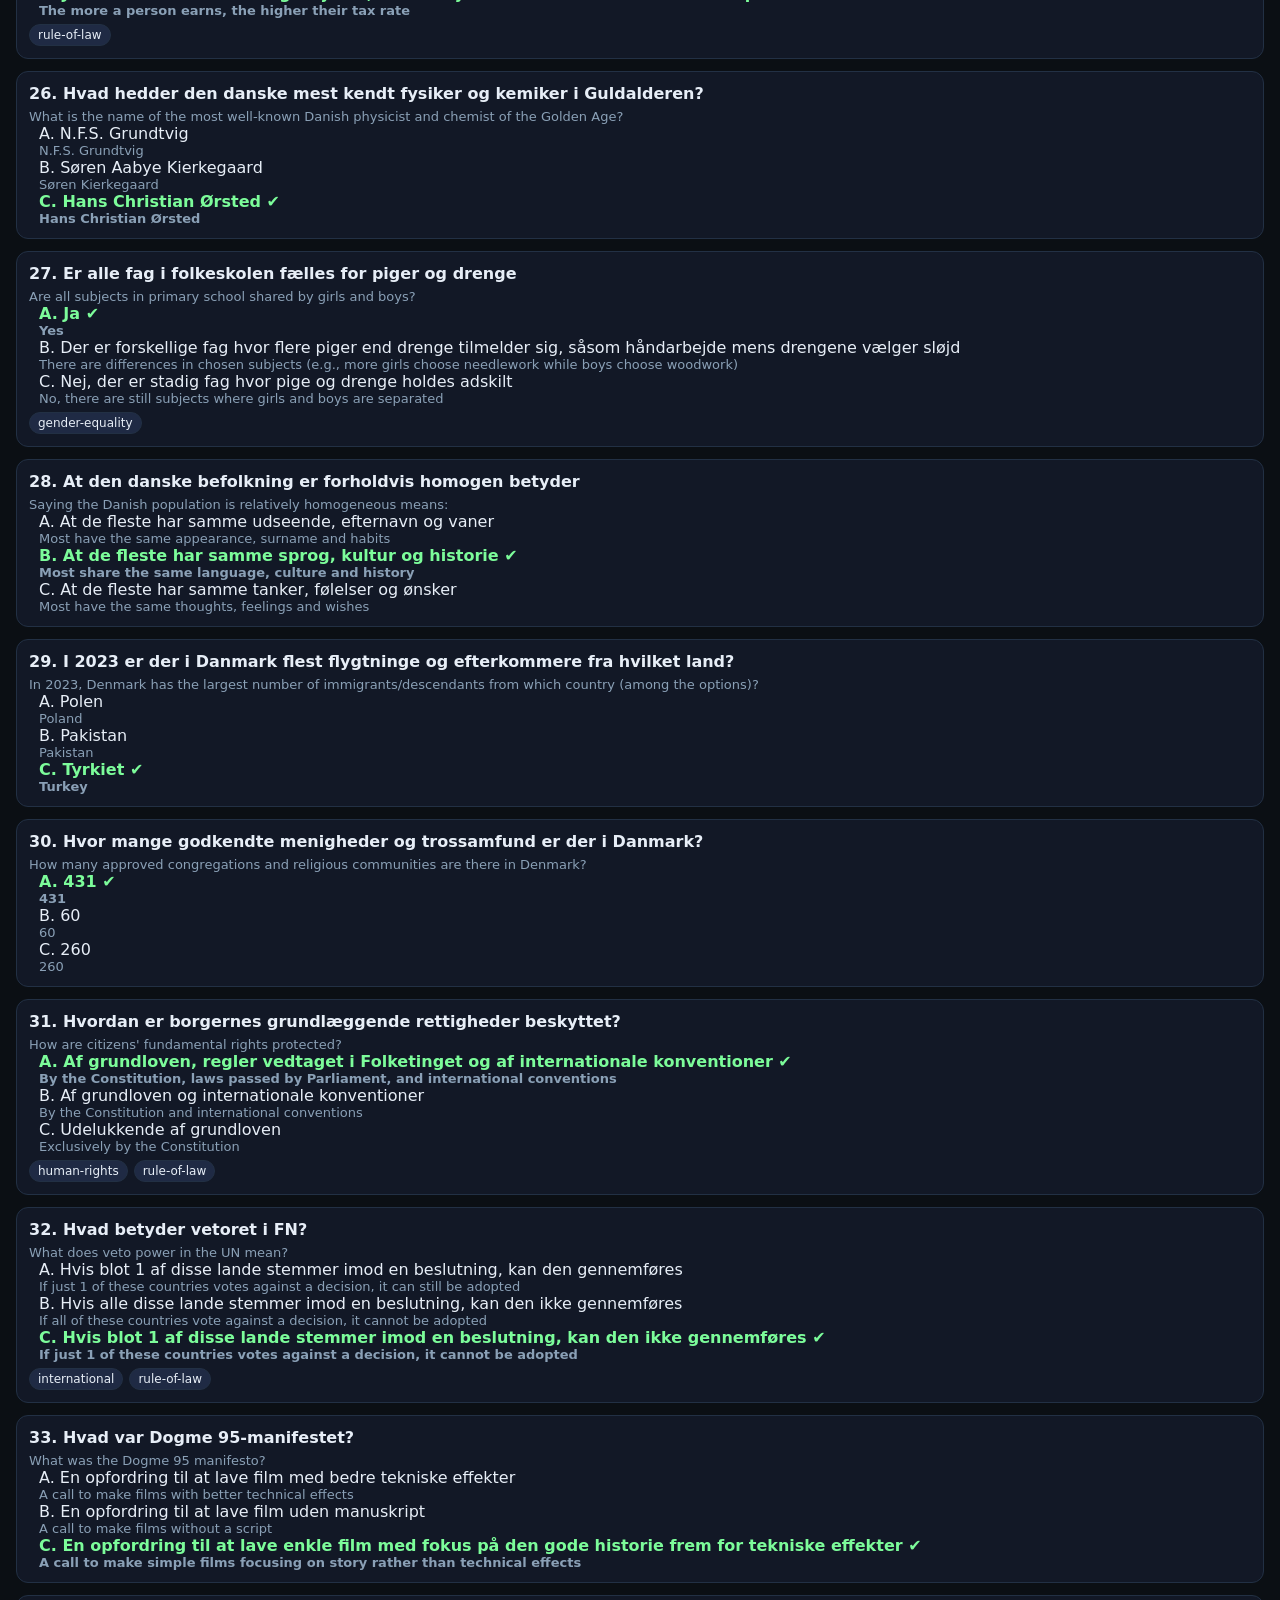
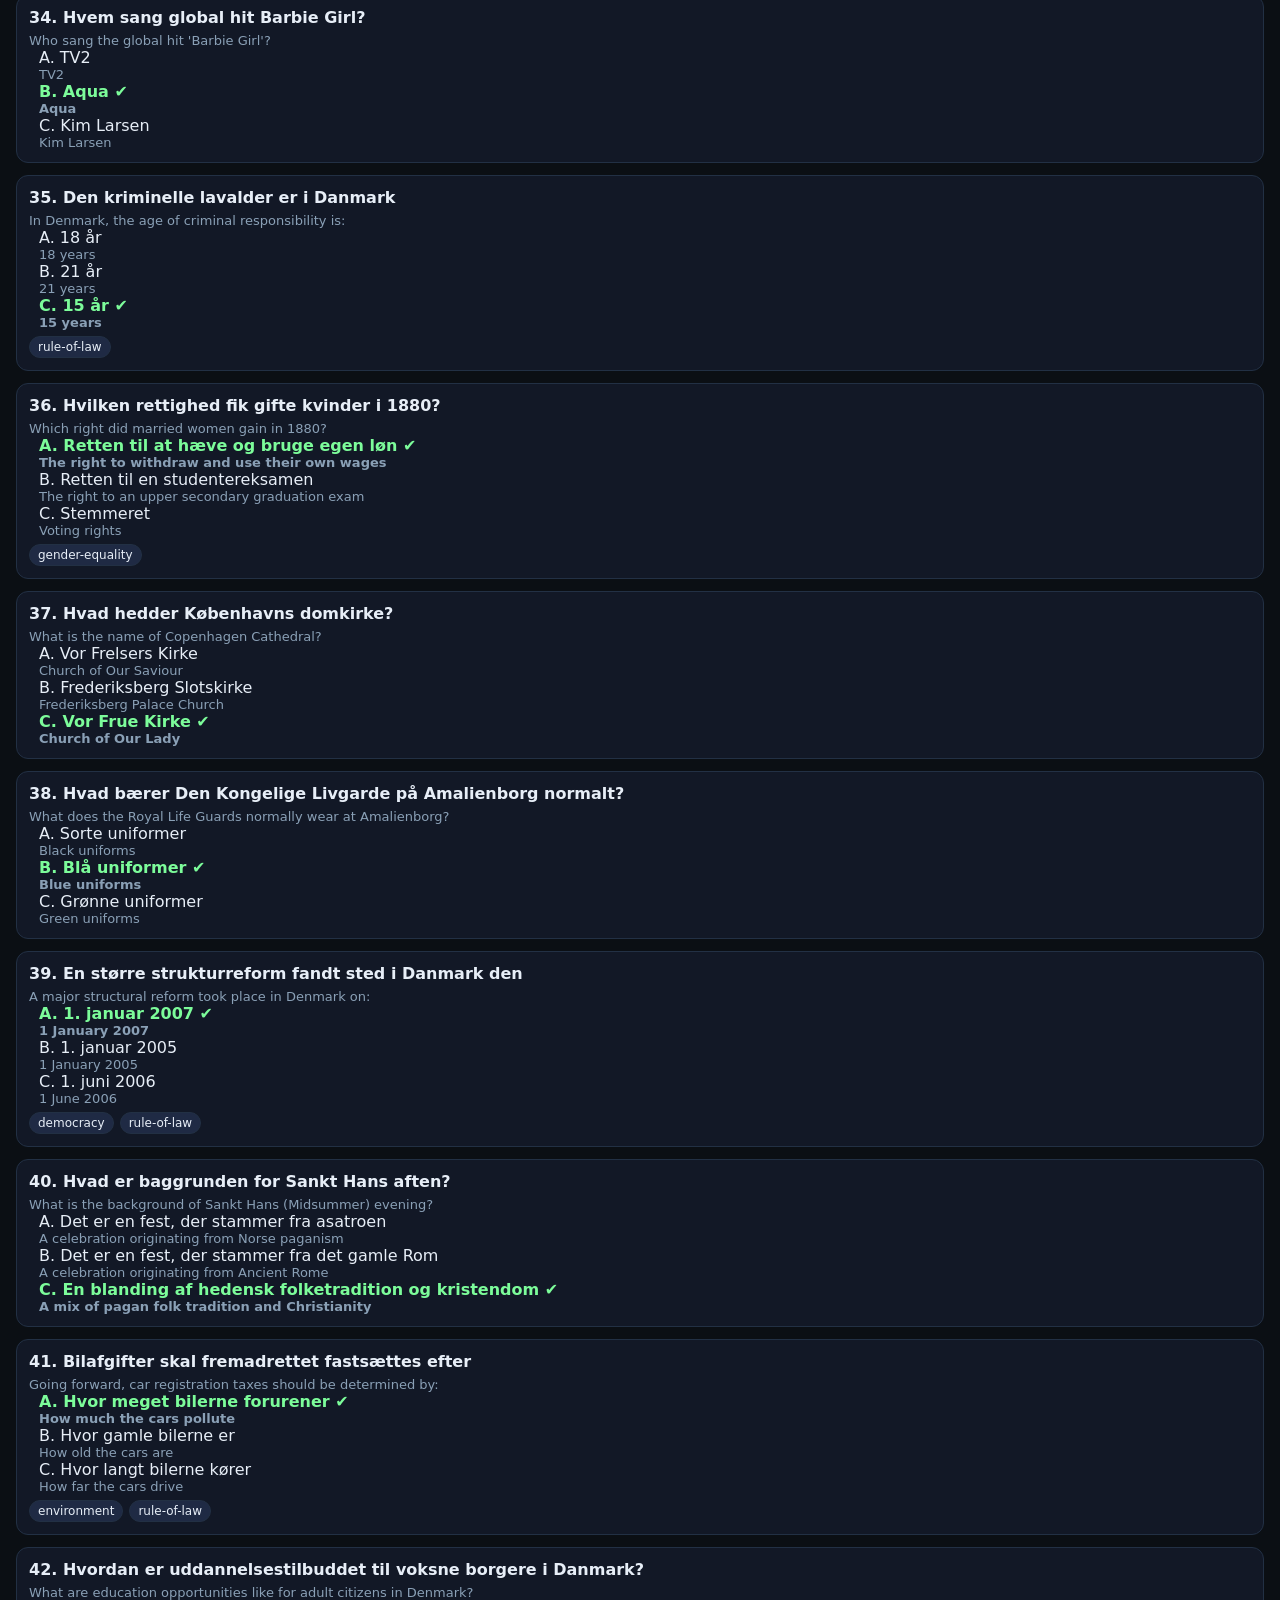
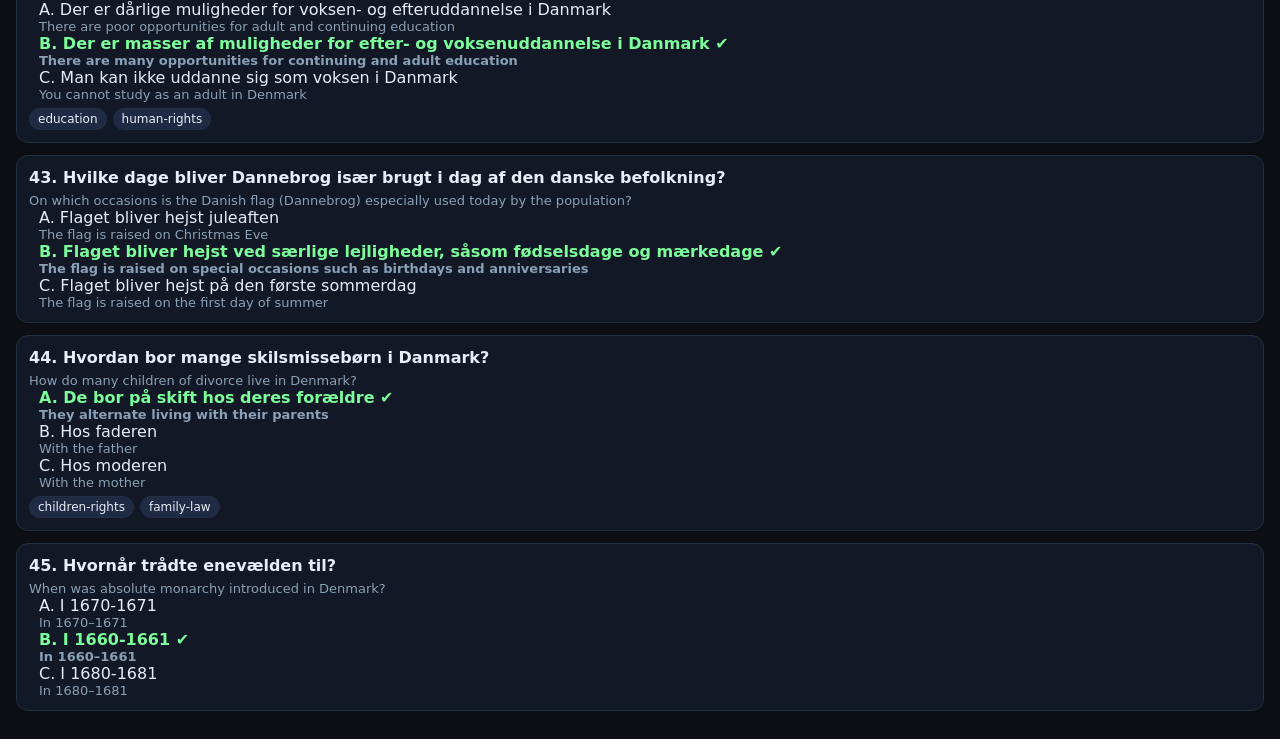
<file: docs/2025_nov_12.html>
<!doctype html>
<html lang="en">
<head>
<meta charset="utf-8">
<title>Daily Test – Viewer</title>
<meta name="viewport" content="width=device-width,initial-scale=1">
<style>
body{font-family:system-ui,Arial;background:#0b0f14;color:#e7eef7;margin:0;padding:16px}
h1{font-size:20px}
.card{background:#121826;border:1px solid #223044;border-radius:12px;padding:12px;margin:12px 0}
.q{font-weight:600;margin-bottom:6px}
.opt{margin-left:10px}
.correct{color:#7CFC9A;font-weight:600}
.tag{display:inline-block;background:#1f2a44;border:1px solid #223044;border-radius:999px;
     padding:3px 8px;font-size:12px;margin-right:6px;margin-top:6px}
.muted{color:#8aa0b6;font-size:13px}
</style>
</head>
<body>

<h1>Saved Daily Test</h1>
<div class="muted" id="paper"></div>
<div class="muted" id="meta"></div>
<div class="muted" style="margin-top:6px">
  Source: <a id="src" href="#" target="_blank" rel="noopener" style="color:#8fb7ff">open</a>
</div>

<div id="list"></div>

<script>
const params = new URLSearchParams(location.search);
const paperEl = document.getElementById('paper');

const date = params.get("date") || "2025-11-08"; // default

fetch(`./papers/${date}.json`)
  .then(r => r.json())
  .then(data => {
    document.getElementById("meta").textContent = `Date: ${data.date}`;
    const a = document.getElementById("src");
    a.href = data.sourceUrl || "#";

    const list = document.getElementById("list");

    data.questions.forEach(q => {
      const div = document.createElement("div");
      div.className = "card";

      let opts = "";
      for (const k in q.options) {
        const isCorrect = q.correct === k;
        opts += `
          <div class="opt ${isCorrect ? "correct" : ""}">
            ${k}. ${q.options[k].da} ${isCorrect ? " ✔" : ""}
            <div class="muted">${q.options[k].en}</div>
          </div>`;
      }

      const tags = (q.tags || []).map(t =>
        `<span class="tag">${t}</span>`
      ).join("");

      div.innerHTML = `
        <div class="q">${q.no}. ${q.question_da}</div>
        <div class="muted">${q.question_en}</div>
        ${opts}
        <div>${tags}</div>
      `;
      list.appendChild(div);
    });
  })
  .catch(err => {
    document.body.innerHTML = "<h2>Error loading paper</h2><pre>"+err+"</pre>";
  });
</script>

</body>
</html>
</file>
